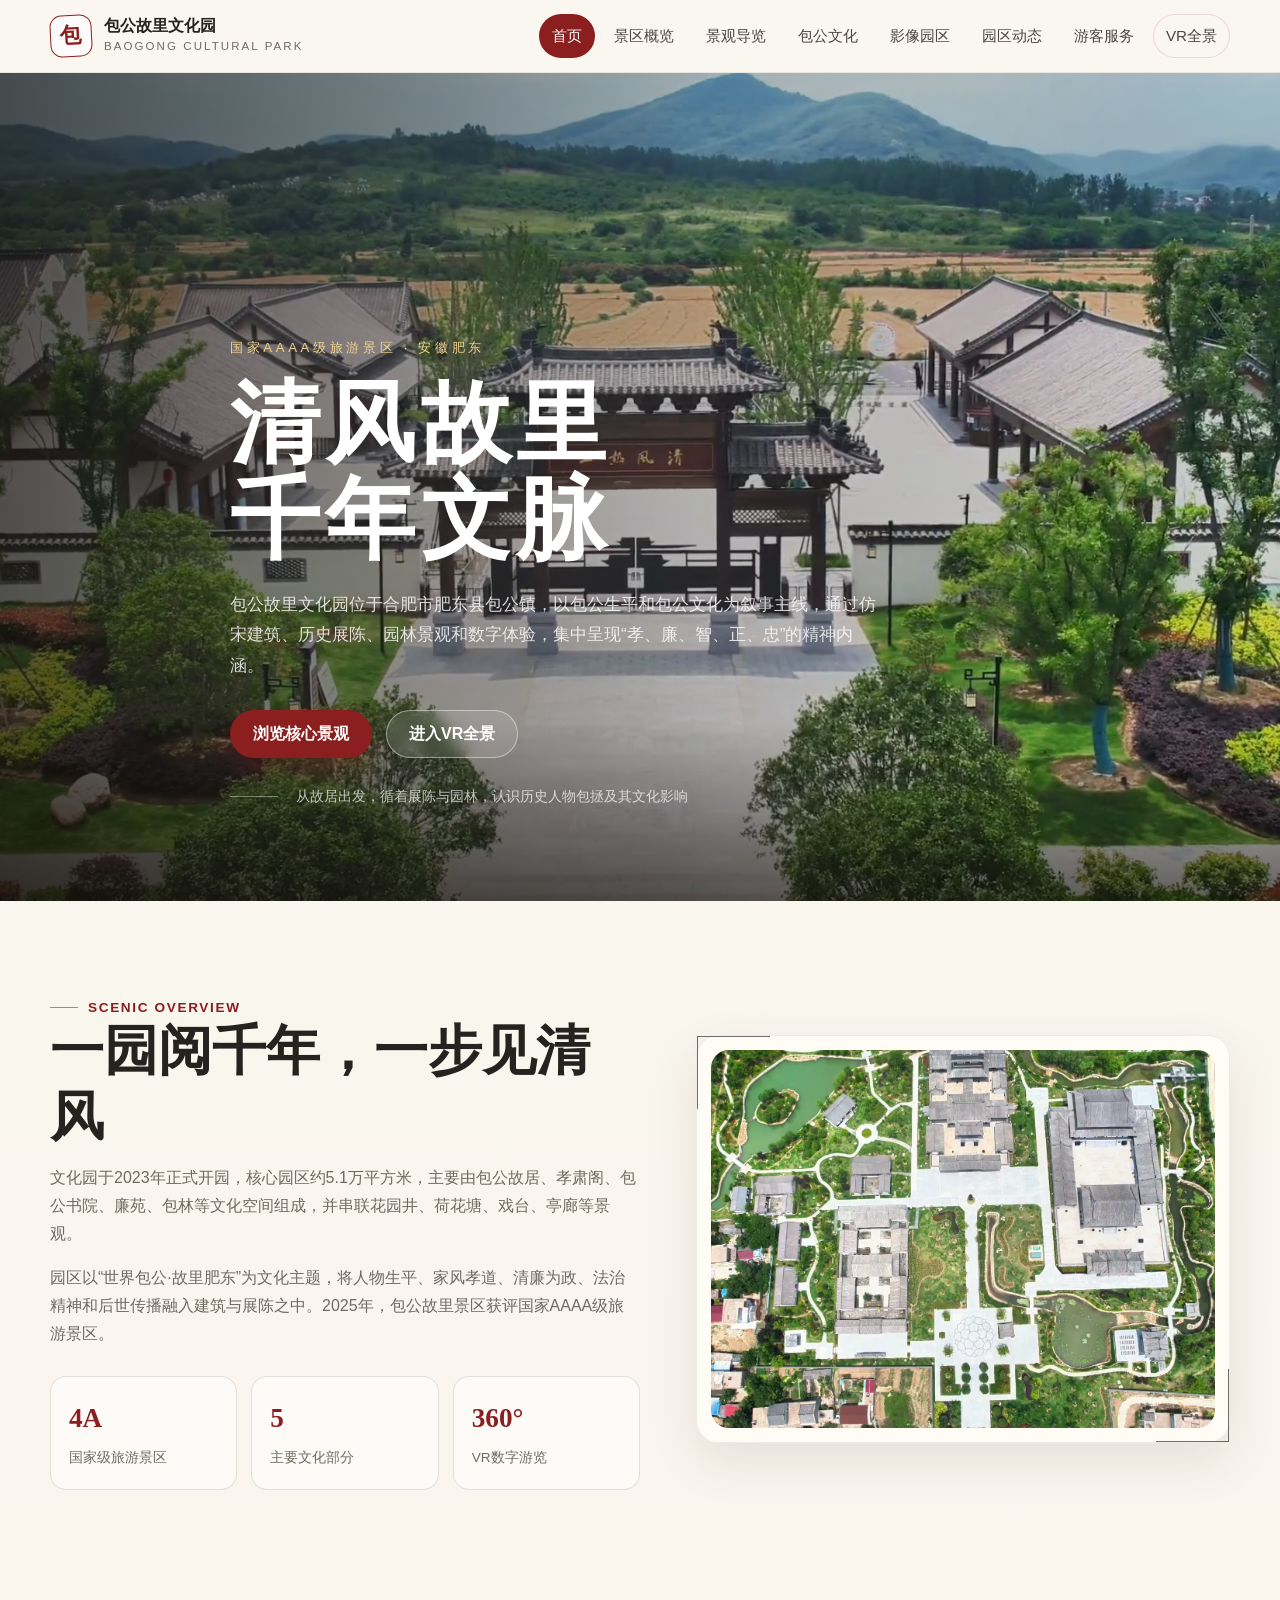
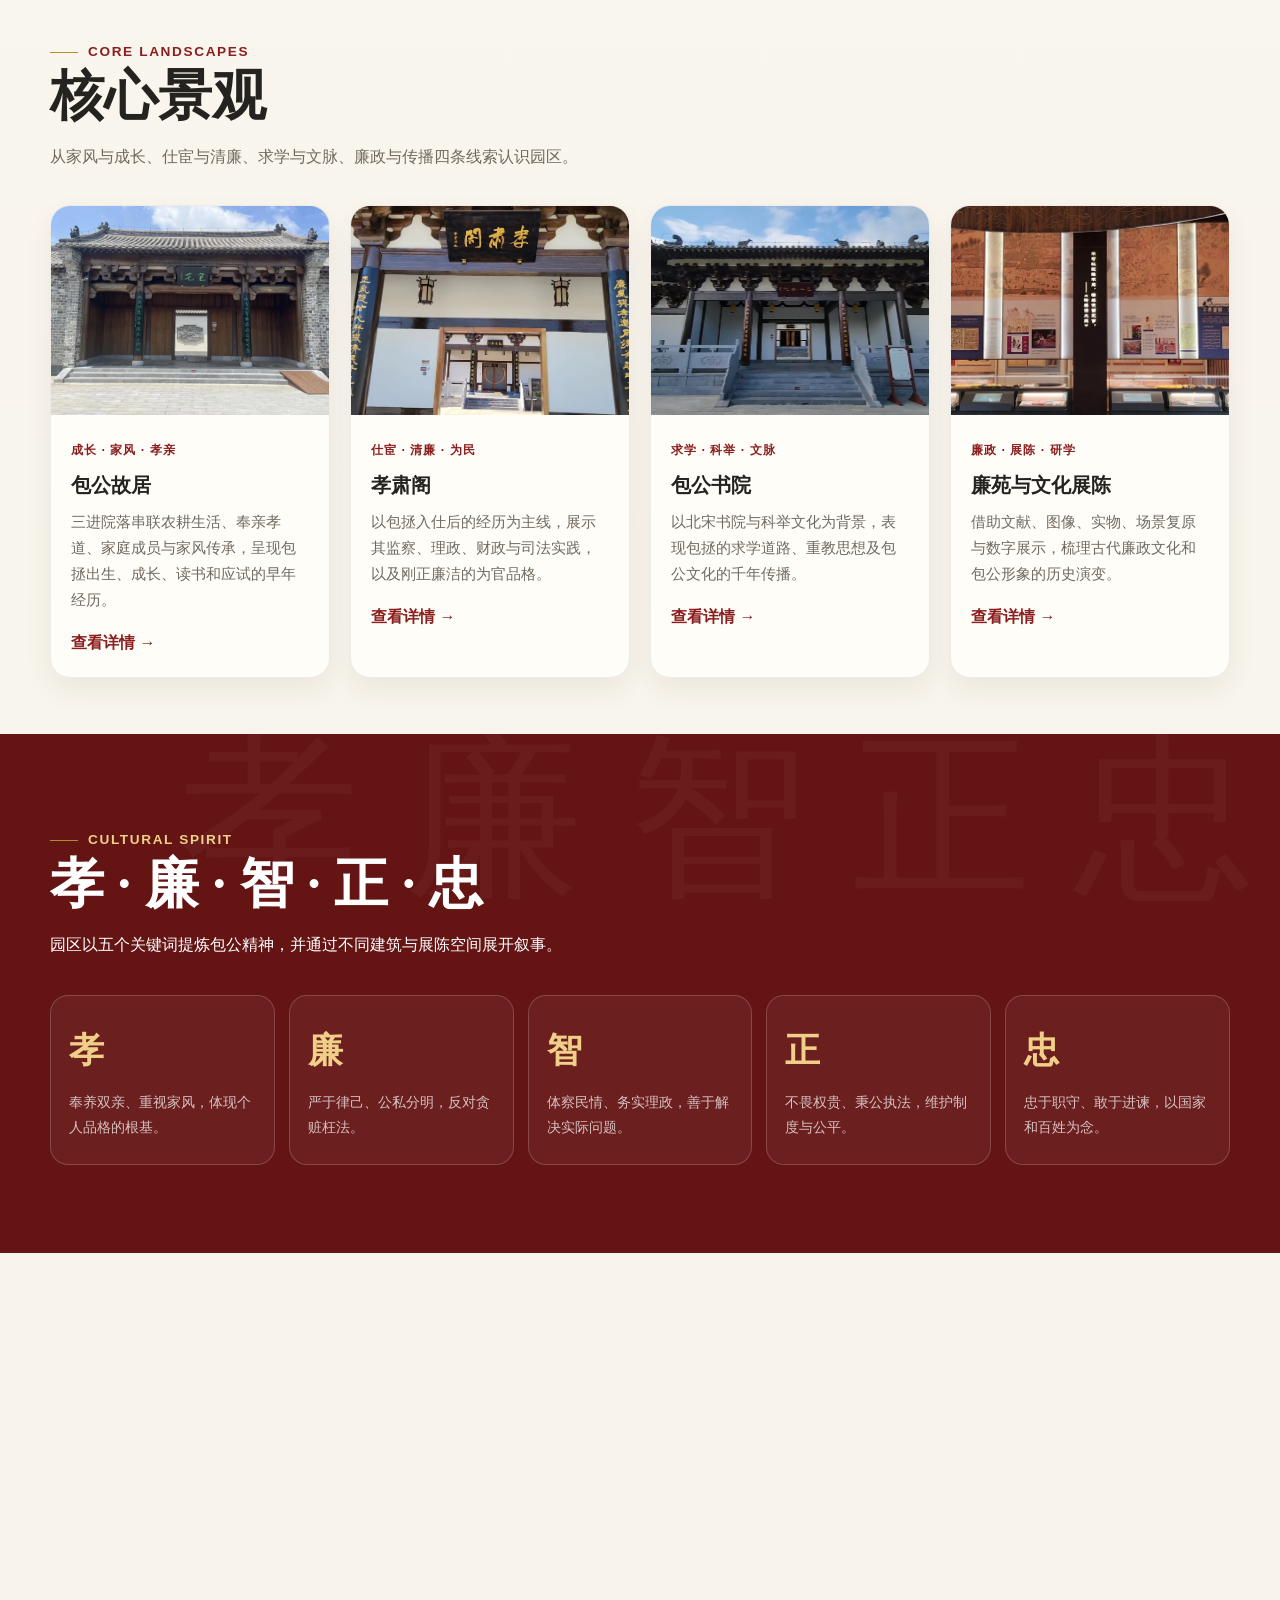
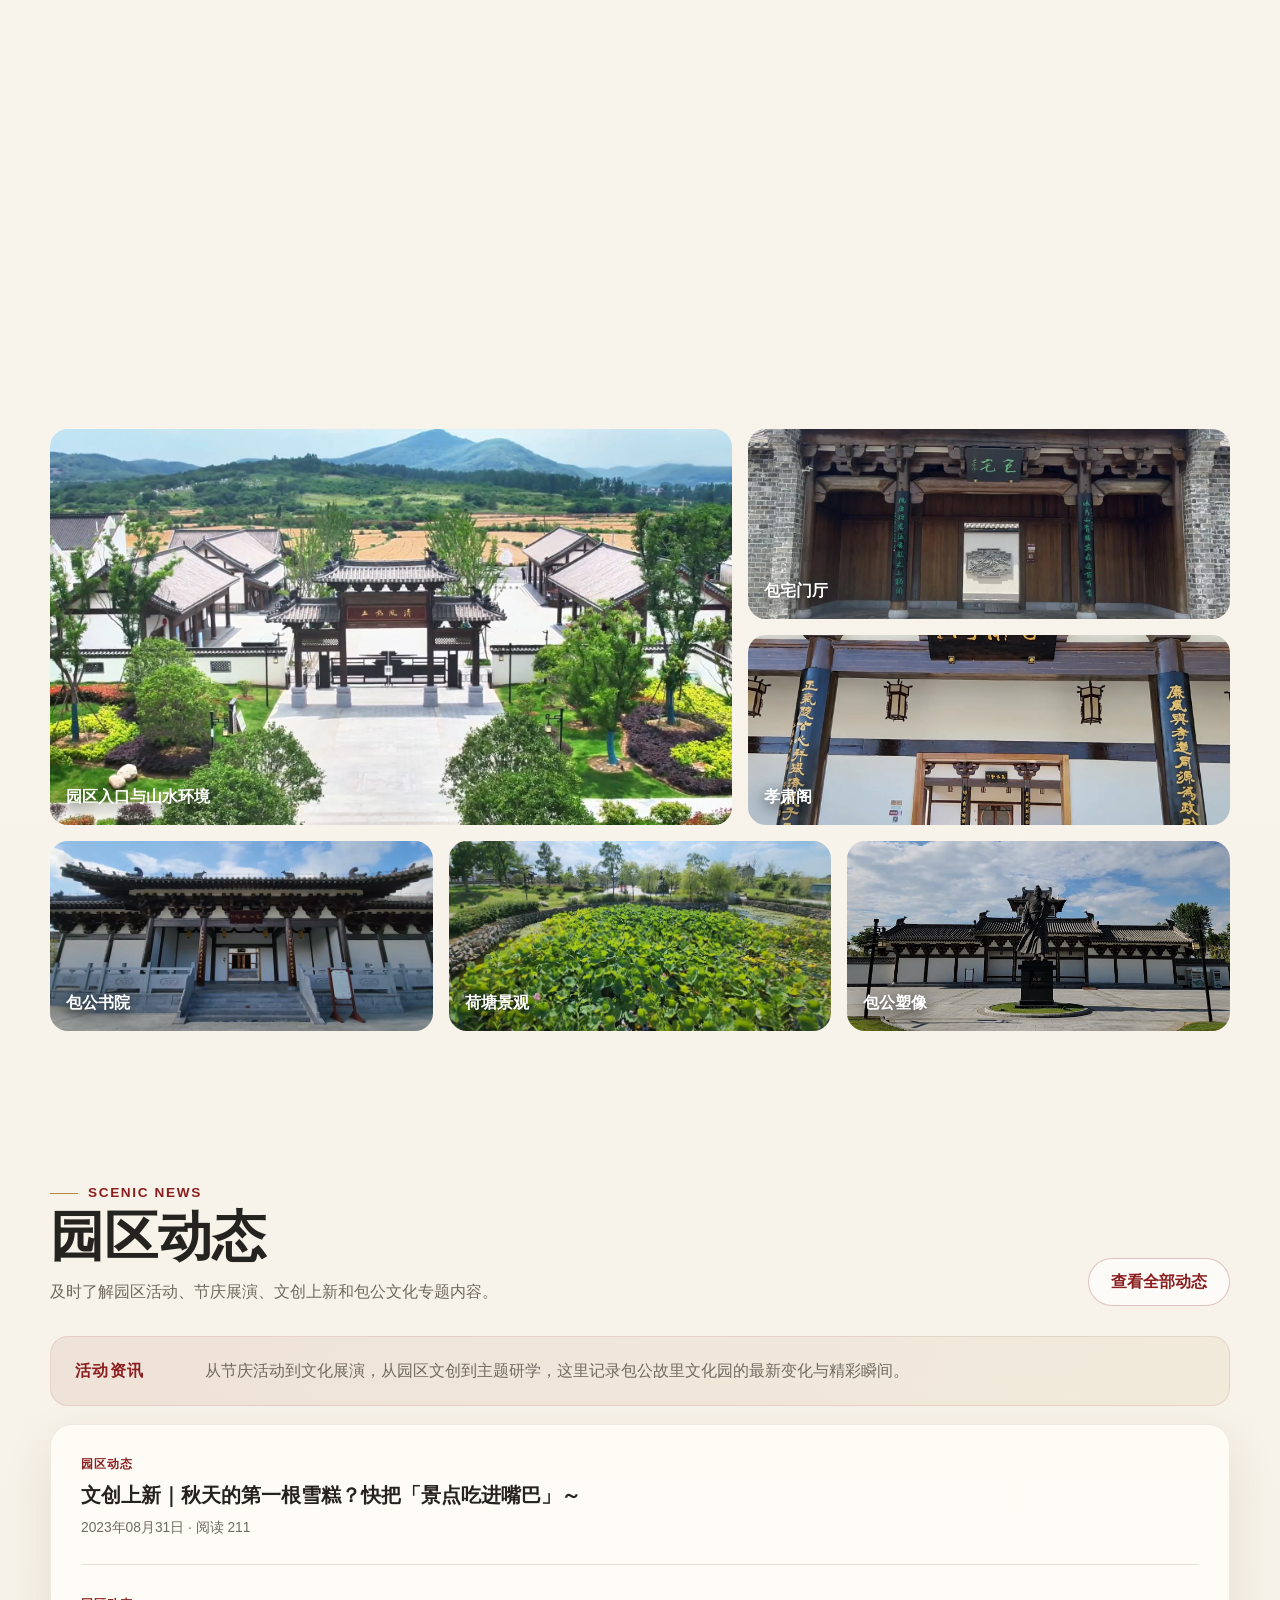
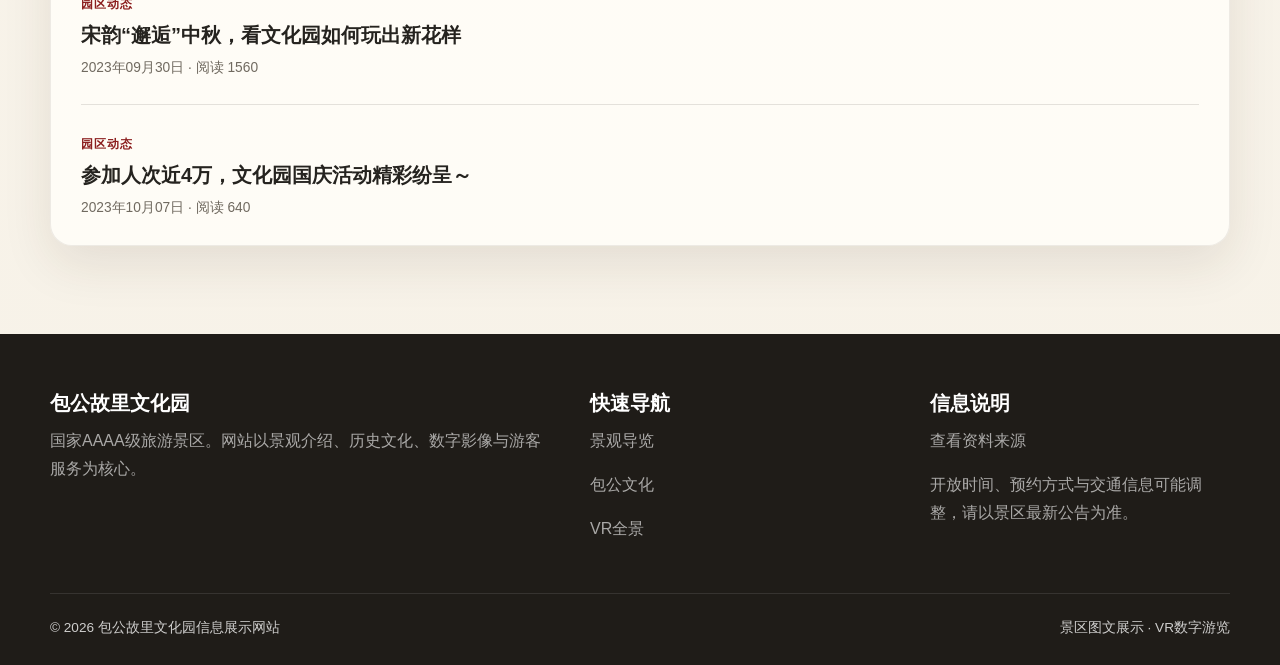
<file: index.html>
<!DOCTYPE html>

<html lang="zh-CN">
<head>
<meta charset="utf-8"/>
<meta content="width=device-width, initial-scale=1.0" name="viewport"/>
<meta content="包公故里文化园景区介绍、核心景观、包公文化与VR全景游览。" name="description"/>
<title>首页｜包公故里文化园</title>
<link href="assets/css/style.css" rel="stylesheet"/>
</head>
<body data-page="home">
<header class="site-header">
<div class="container nav-wrap">
<a class="brand" href="index.html">
<span class="brand-mark">包</span>
<span class="brand-text">
<strong>包公故里文化园</strong>
<span>BAOGONG CULTURAL PARK</span>
</span>
</a>
<button aria-label="打开导航" class="nav-toggle">
<span></span><span></span><span></span>
</button>
<nav aria-label="主导航" class="nav-links">
<a data-page="home" href="index.html">首页</a>
<a data-page="overview" href="overview.html">景区概览</a>
<a data-page="landscapes" href="landscapes.html">景观导览</a>
<a data-page="culture" href="culture.html">包公文化</a>
<a data-page="gallery" href="gallery.html">影像园区</a>
<a data-page="news" href="news.html">园区动态</a><a data-page="service" href="service.html">游客服务</a>
<a class="vr-nav-link" data-vr-link="" href="https://www.720yun.com/vr/73djO5hvvf3" rel="noopener noreferrer" target="_blank">VR全景</a>
</nav>
</div>
</header>
<main>
<section class="hero">
<div class="container hero-content">
<div class="hero-kicker">国家AAAA级旅游景区 · 安徽肥东</div>
<h1>清风故里<br/>千年文脉</h1>
<p>包公故里文化园位于合肥市肥东县包公镇，以包公生平和包公文化为叙事主线，通过仿宋建筑、历史展陈、园林景观和数字体验，集中呈现“孝、廉、智、正、忠”的精神内涵。</p>
<div class="hero-actions">
<a class="btn btn-primary" href="landscapes.html">浏览核心景观</a>
<a class="btn btn-light" data-vr-link="" href="https://www.720yun.com/vr/73djO5hvvf3" rel="noopener noreferrer" target="_blank">进入VR全景</a>
</div>
<div class="hero-note"><i></i><span>从故居出发，循着展陈与园林，认识历史人物包拯及其文化影响</span></div>
</div>
</section>
<section class="section">
<div class="container intro-grid">
<div class="reveal">
<span class="eyebrow">SCENIC OVERVIEW</span>
<h2>一园阅千年，一步见清风</h2>
<p>文化园于2023年正式开园，核心园区约5.1万平方米，主要由包公故居、孝肃阁、包公书院、廉苑、包林等文化空间组成，并串联花园井、荷花塘、戏台、亭廊等景观。</p>
<p>园区以“世界包公·故里肥东”为文化主题，将人物生平、家风孝道、清廉为政、法治精神和后世传播融入建筑与展陈之中。2025年，包公故里景区获评国家AAAA级旅游景区。</p>
<div class="stats">
<div class="stat"><strong>4A</strong><span>国家级旅游景区</span></div>
<div class="stat"><strong>5</strong><span>主要文化部分</span></div>
<div class="stat"><strong>360°</strong><span>VR数字游览</span></div>
</div>
</div>
<div class="paper-card image-frame reveal">
<img alt="包公故里文化园航拍全景" loading="lazy" src="assets/images/aerial-overview.webp"/>
</div>
</div>
</section>
<section class="section-tight">
<div class="container">
<div class="section-heading reveal">
<span class="eyebrow">CORE LANDSCAPES</span>
<h2>核心景观</h2>
<p>从家风与成长、仕宦与清廉、求学与文脉、廉政与传播四条线索认识园区。</p>
</div>
<div class="card-grid">
<article class="scenic-card reveal">
<img alt="包公故居门厅" loading="lazy" src="assets/images/residence-gate.webp"/>
<div class="scenic-card-body">
<span class="tag">成长 · 家风 · 孝亲</span>
<h3>包公故居</h3>
<p>三进院落串联农耕生活、奉亲孝道、家庭成员与家风传承，呈现包拯出生、成长、读书和应试的早年经历。</p>
<a class="text-link" href="residence.html">查看详情 →</a>
</div>
</article>
<article class="scenic-card reveal">
<img alt="孝肃阁" loading="lazy" src="assets/images/xiaosu-pavilion.webp"/>
<div class="scenic-card-body">
<span class="tag">仕宦 · 清廉 · 为民</span>
<h3>孝肃阁</h3>
<p>以包拯入仕后的经历为主线，展示其监察、理政、财政与司法实践，以及刚正廉洁的为官品格。</p>
<a class="text-link" href="xiaosu.html">查看详情 →</a>
</div>
</article>
<article class="scenic-card reveal">
<img alt="包公书院" loading="lazy" src="assets/images/academy-main.webp"/>
<div class="scenic-card-body">
<span class="tag">求学 · 科举 · 文脉</span>
<h3>包公书院</h3>
<p>以北宋书院与科举文化为背景，表现包拯的求学道路、重教思想及包公文化的千年传播。</p>
<a class="text-link" href="academy.html">查看详情 →</a>
</div>
</article>
<article class="scenic-card reveal">
<img alt="廉苑文化展陈" loading="lazy" src="assets/images/exhibit-07.webp"/>
<div class="scenic-card-body">
<span class="tag">廉政 · 展陈 · 研学</span>
<h3>廉苑与文化展陈</h3>
<p>借助文献、图像、实物、场景复原与数字展示，梳理古代廉政文化和包公形象的历史演变。</p>
<a class="text-link" href="exhibition.html">查看详情 →</a>
</div>
</article>
</div>
</div>
</section>
<section class="section theme-strip">
<div class="container">
<div class="section-heading reveal">
<span class="eyebrow" style="color:#f0cf89">CULTURAL SPIRIT</span>
<h2>孝 · 廉 · 智 · 正 · 忠</h2>
<p>园区以五个关键词提炼包公精神，并通过不同建筑与展陈空间展开叙事。</p>
</div>
<div class="theme-grid">
<div class="theme-item reveal"><strong>孝</strong><p>奉养双亲、重视家风，体现个人品格的根基。</p></div>
<div class="theme-item reveal"><strong>廉</strong><p>严于律己、公私分明，反对贪赃枉法。</p></div>
<div class="theme-item reveal"><strong>智</strong><p>体察民情、务实理政，善于解决实际问题。</p></div>
<div class="theme-item reveal"><strong>正</strong><p>不畏权贵、秉公执法，维护制度与公平。</p></div>
<div class="theme-item reveal"><strong>忠</strong><p>忠于职守、敢于进谏，以国家和百姓为念。</p></div>
</div>
</div>
</section>
<section class="section">
<div class="container paper-card vr-banner reveal">
<div>
<span class="eyebrow">VIRTUAL TOUR</span>
<h2>云游包公故里</h2>
<p>无需安装应用，点击即可进入720云全景，在电脑或手机上浏览园区建筑、庭院与展陈空间。</p>
<a class="btn btn-primary" data-vr-link="" href="https://www.720yun.com/vr/73djO5hvvf3" rel="noopener noreferrer" target="_blank">打开VR全景</a>
</div>
<div class="vr-visual">
<img alt="包公故里文化园VR全景入口" loading="lazy" src="assets/images/aerial-02.webp"/>
</div>
</div>
</section>
<section class="section-tight">
<div class="container">
<div class="section-heading reveal">
<span class="eyebrow">SELECTED IMAGES</span>
<h2>影像园区</h2>
<p>航拍、建筑、展陈与园林共同构成园区的视觉叙事。</p>
</div>
<div class="gallery-grid">
<div class="gallery-item reveal"><img alt="园区入口与山水环境" loading="lazy" src="assets/images/hero-aerial.webp"/><span>园区入口与山水环境</span></div>
<div class="gallery-item reveal"><img alt="包宅门厅" loading="lazy" src="assets/images/residence-gate.webp"/><span>包宅门厅</span></div>
<div class="gallery-item reveal"><img alt="孝肃阁" loading="lazy" src="assets/images/xiaosu-pavilion.webp"/><span>孝肃阁</span></div>
<div class="gallery-item reveal"><img alt="包公书院" loading="lazy" src="assets/images/academy-main.webp"/><span>包公书院</span></div>
<div class="gallery-item reveal"><img alt="荷塘景观" loading="lazy" src="assets/images/garden-lotus.webp"/><span>荷塘景观</span></div>
<div class="gallery-item reveal"><img alt="包公塑像" loading="lazy" src="assets/images/baogong-statue.webp"/><span>包公塑像</span></div>
</div>
</div>
</section>
<section class="section home-news-section">
<div class="container">
<div class="home-news-heading reveal">
<div>
<span class="eyebrow">SCENIC NEWS</span>
<h2>园区动态</h2>
<p>及时了解园区活动、节庆展演、文创上新和包公文化专题内容。</p>
</div>
<a class="btn btn-outline" href="news.html">查看全部动态</a>
</div>
<div class="home-news-summary reveal">
<span>活动资讯</span>
<p>从节庆活动到文化展演，从园区文创到主题研学，这里记录包公故里文化园的最新变化与精彩瞬间。</p>
</div><div class="paper-card home-news-list reveal">
<a class="home-news-row" href="https://mp.weixin.qq.com/s/okZEr87lwQ4SHcfX8BeUWw" rel="noopener noreferrer" target="_blank">
<div>
<span>园区动态</span>
<h3>文创上新｜秋天的第一根雪糕？快把「景点吃进嘴巴」～</h3>
<p>2023年08月31日 · 阅读 211</p>
</div>
</a>
<a class="home-news-row" href="https://mp.weixin.qq.com/s/zfviUBxOgEN_kgn8tksNTQ" rel="noopener noreferrer" target="_blank">
<div>
<span>园区动态</span>
<h3>宋韵“邂逅”中秋，看文化园如何玩出新花样</h3>
<p>2023年09月30日 · 阅读 1560</p>
</div>
</a>
<a class="home-news-row" href="https://mp.weixin.qq.com/s/UfyZ7rv1699QgIZIJPVLEg" rel="noopener noreferrer" target="_blank">
<div>
<span>园区动态</span>
<h3>参加人次近4万，文化园国庆活动精彩纷呈～</h3>
<p>2023年10月07日 · 阅读 640</p>
</div>
</a>
</div>
</div>
</section></main>
<footer class="footer">
<div class="container">
<div class="footer-grid">
<div>
<h3>包公故里文化园</h3>
<p>国家AAAA级旅游景区。网站以景观介绍、历史文化、数字影像与游客服务为核心。</p>
</div>
<div>
<h3>快速导航</h3>
<p><a href="landscapes.html">景观导览</a></p>
<p><a href="culture.html">包公文化</a></p>
<p><a href="https://www.720yun.com/vr/73djO5hvvf3" rel="noopener noreferrer" target="_blank">VR全景</a></p>
</div>
<div>
<h3>信息说明</h3>
<p><a href="sources.html">查看资料来源</a></p>
<p>开放时间、预约方式与交通信息可能调整，请以景区最新公告为准。</p>
</div>
</div>
<div class="footer-bottom">
<span>© 2026 包公故里文化园信息展示网站</span>
<span>景区图文展示 · VR数字游览</span>
</div>
</div>
</footer>
<div class="toast" role="status"></div>
<script src="assets/js/main.js"></script>
</body>
</html>
</file>
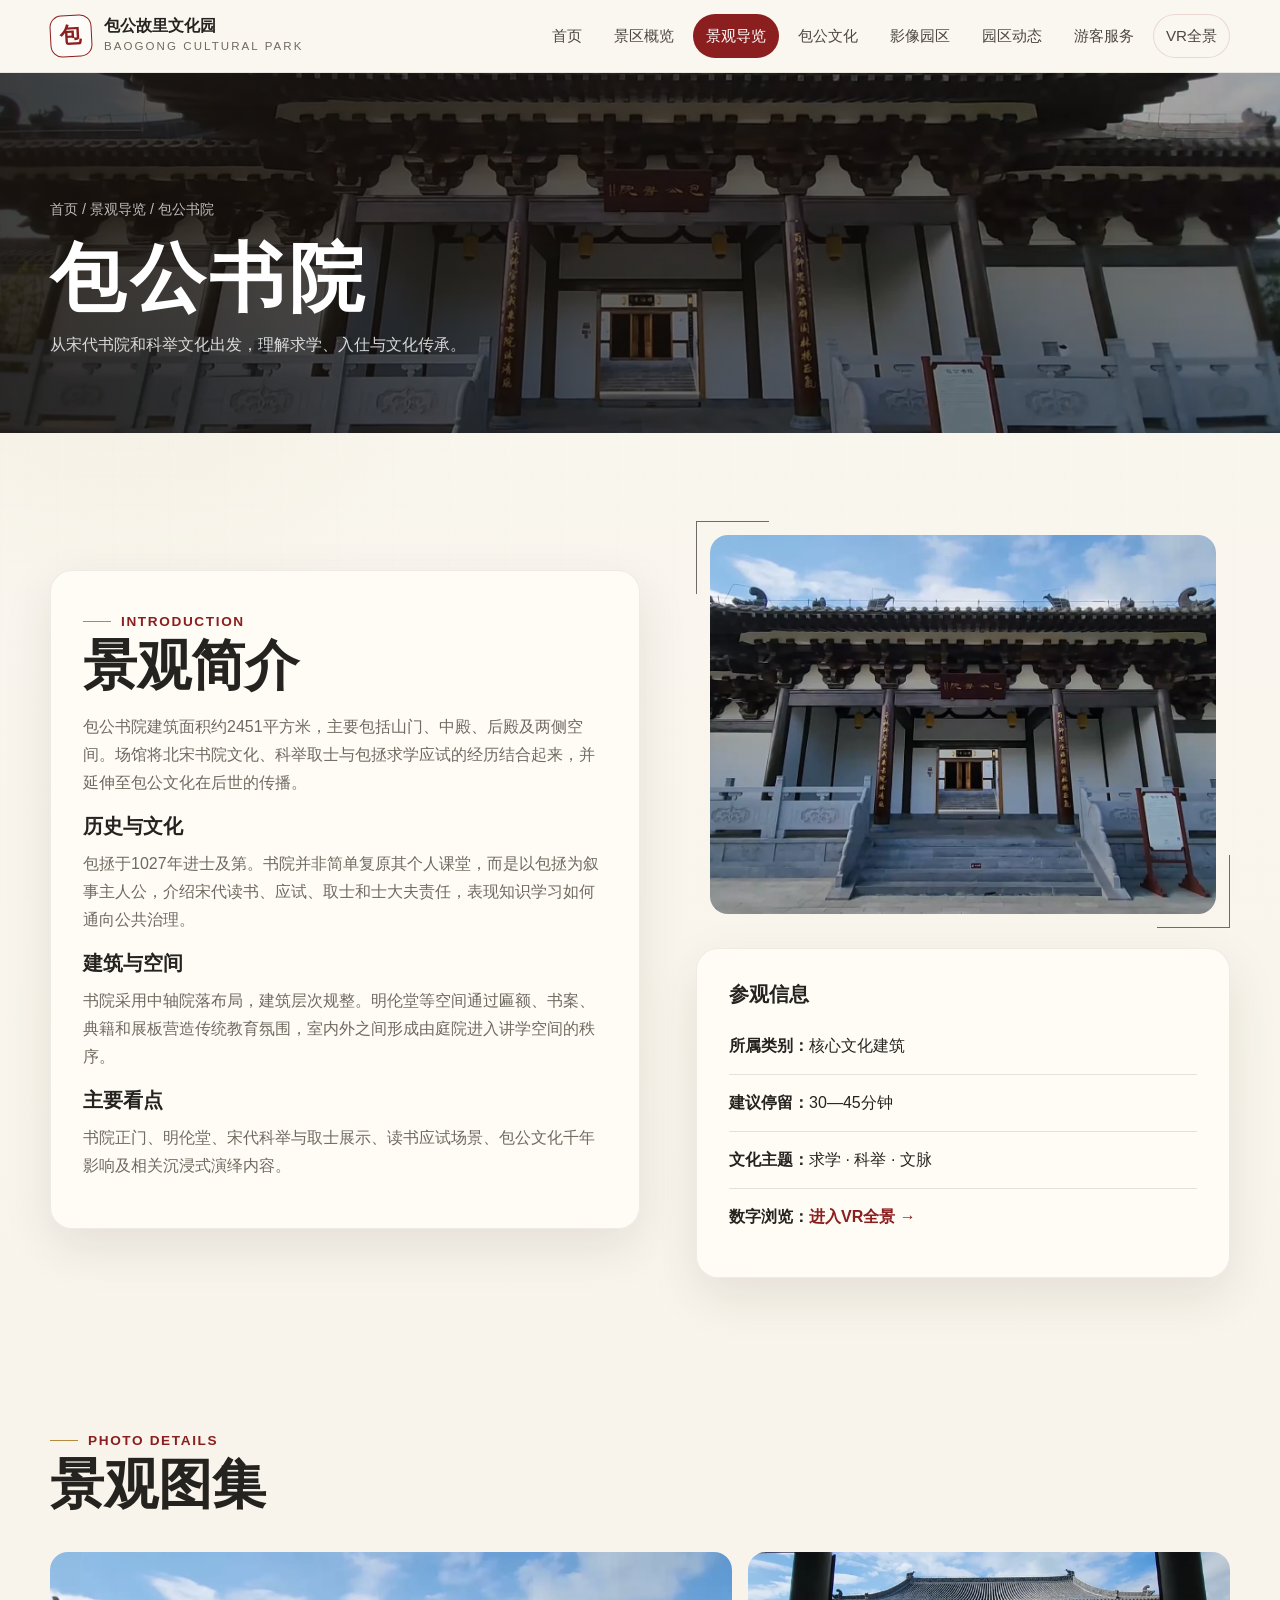
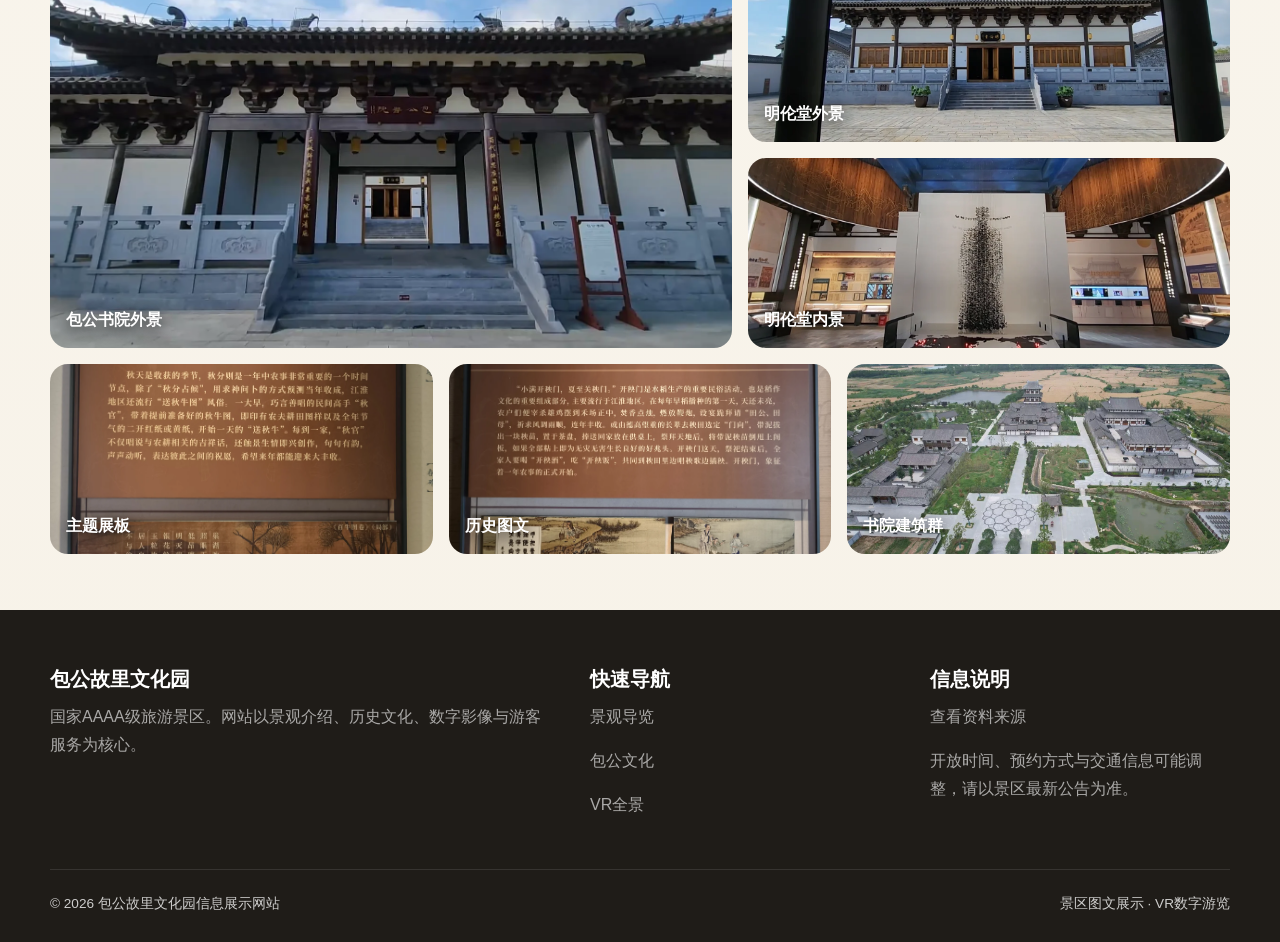
<file: academy.html>
<!DOCTYPE html>

<html lang="zh-CN">
<head>
<meta charset="utf-8"/>
<meta content="width=device-width, initial-scale=1.0" name="viewport"/>
<meta content="包公书院、宋代书院科举文化与包公求学经历。" name="description"/>
<title>包公书院｜包公故里文化园</title>
<link href="assets/css/style.css" rel="stylesheet"/>
</head>
<body data-page="landscapes">
<header class="site-header">
<div class="container nav-wrap">
<a class="brand" href="index.html">
<span class="brand-mark">包</span>
<span class="brand-text">
<strong>包公故里文化园</strong>
<span>BAOGONG CULTURAL PARK</span>
</span>
</a>
<button aria-label="打开导航" class="nav-toggle">
<span></span><span></span><span></span>
</button>
<nav aria-label="主导航" class="nav-links">
<a data-page="home" href="index.html">首页</a>
<a data-page="overview" href="overview.html">景区概览</a>
<a data-page="landscapes" href="landscapes.html">景观导览</a>
<a data-page="culture" href="culture.html">包公文化</a>
<a data-page="gallery" href="gallery.html">影像园区</a>
<a data-page="news" href="news.html">园区动态</a><a data-page="service" href="service.html">游客服务</a>
<a class="vr-nav-link" data-vr-link="" href="https://www.720yun.com/vr/73djO5hvvf3" rel="noopener noreferrer" target="_blank">VR全景</a>
</nav>
</div>
</header>
<main>
<section class="page-hero" style="background-image:linear-gradient(90deg, rgba(24,17,11,.78), rgba(24,17,11,.24)),url('assets/images/academy-main.webp')">
<div class="container">
<div class="breadcrumb">首页 / 景观导览 / 包公书院</div>
<h1>包公书院</h1>
<p>从宋代书院和科举文化出发，理解求学、入仕与文化传承。</p>
</div>
</section>
<section class="section">
<div class="container split-grid">
<article class="paper-card content-card reveal">
<span class="eyebrow">INTRODUCTION</span>
<h2>景观简介</h2>
<p>包公书院建筑面积约2451平方米，主要包括山门、中殿、后殿及两侧空间。场馆将北宋书院文化、科举取士与包拯求学应试的经历结合起来，并延伸至包公文化在后世的传播。</p>
<h3>历史与文化</h3>
<p>包拯于1027年进士及第。书院并非简单复原其个人课堂，而是以包拯为叙事主人公，介绍宋代读书、应试、取士和士大夫责任，表现知识学习如何通向公共治理。</p>
<h3>建筑与空间</h3>
<p>书院采用中轴院落布局，建筑层次规整。明伦堂等空间通过匾额、书案、典籍和展板营造传统教育氛围，室内外之间形成由庭院进入讲学空间的秩序。</p>
<h3>主要看点</h3>
<p>书院正门、明伦堂、宋代科举与取士展示、读书应试场景、包公文化千年影响及相关沉浸式演绎内容。</p>
</article>
<div>
<div class="image-frame reveal"><img alt="包公书院" loading="lazy" src="assets/images/academy-main.webp"/></div>
<div class="paper-card content-card reveal" style="margin-top:20px">
<h3>参观信息</h3>
<ul class="list-clean">
<li><strong>所属类别：</strong>核心文化建筑</li>
<li><strong>建议停留：</strong>30—45分钟</li>
<li><strong>文化主题：</strong>求学 · 科举 · 文脉</li>
<li><strong>数字浏览：</strong><a class="text-link" href="https://www.720yun.com/vr/73djO5hvvf3" rel="noopener noreferrer" target="_blank">进入VR全景 →</a></li>
</ul>
</div>
</div>
</div>
</section>
<section class="section-tight">
<div class="container">
<div class="section-heading reveal">
<span class="eyebrow">PHOTO DETAILS</span>
<h2>景观图集</h2>
</div>
<div class="gallery-grid"><div class="gallery-item reveal"><img alt="包公书院外景" loading="lazy" src="assets/images/academy-main.webp"/><span>包公书院外景</span></div>
<div class="gallery-item reveal"><img alt="明伦堂外景" loading="lazy" src="assets/images/academy-minglun-exterior.webp"/><span>明伦堂外景</span></div>
<div class="gallery-item reveal"><img alt="明伦堂内景" loading="lazy" src="assets/images/minglun-interior.webp"/><span>明伦堂内景</span></div>
<div class="gallery-item reveal"><img alt="主题展板" loading="lazy" src="assets/images/exhibit-02.webp"/><span>主题展板</span></div>
<div class="gallery-item reveal"><img alt="历史图文" loading="lazy" src="assets/images/exhibit-03.webp"/><span>历史图文</span></div>
<div class="gallery-item reveal"><img alt="书院建筑群" loading="lazy" src="assets/images/aerial-01.webp"/><span>书院建筑群</span></div></div>
</div>
</section>
</main>
<footer class="footer">
<div class="container">
<div class="footer-grid">
<div>
<h3>包公故里文化园</h3>
<p>国家AAAA级旅游景区。网站以景观介绍、历史文化、数字影像与游客服务为核心。</p>
</div>
<div>
<h3>快速导航</h3>
<p><a href="landscapes.html">景观导览</a></p>
<p><a href="culture.html">包公文化</a></p>
<p><a href="https://www.720yun.com/vr/73djO5hvvf3" rel="noopener noreferrer" target="_blank">VR全景</a></p>
</div>
<div>
<h3>信息说明</h3>
<p><a href="sources.html">查看资料来源</a></p>
<p>开放时间、预约方式与交通信息可能调整，请以景区最新公告为准。</p>
</div>
</div>
<div class="footer-bottom">
<span>© 2026 包公故里文化园信息展示网站</span>
<span>景区图文展示 · VR数字游览</span>
</div>
</div>
</footer>
<div class="toast" role="status"></div>
<script src="assets/js/main.js"></script>
</body>
</html>
</file>
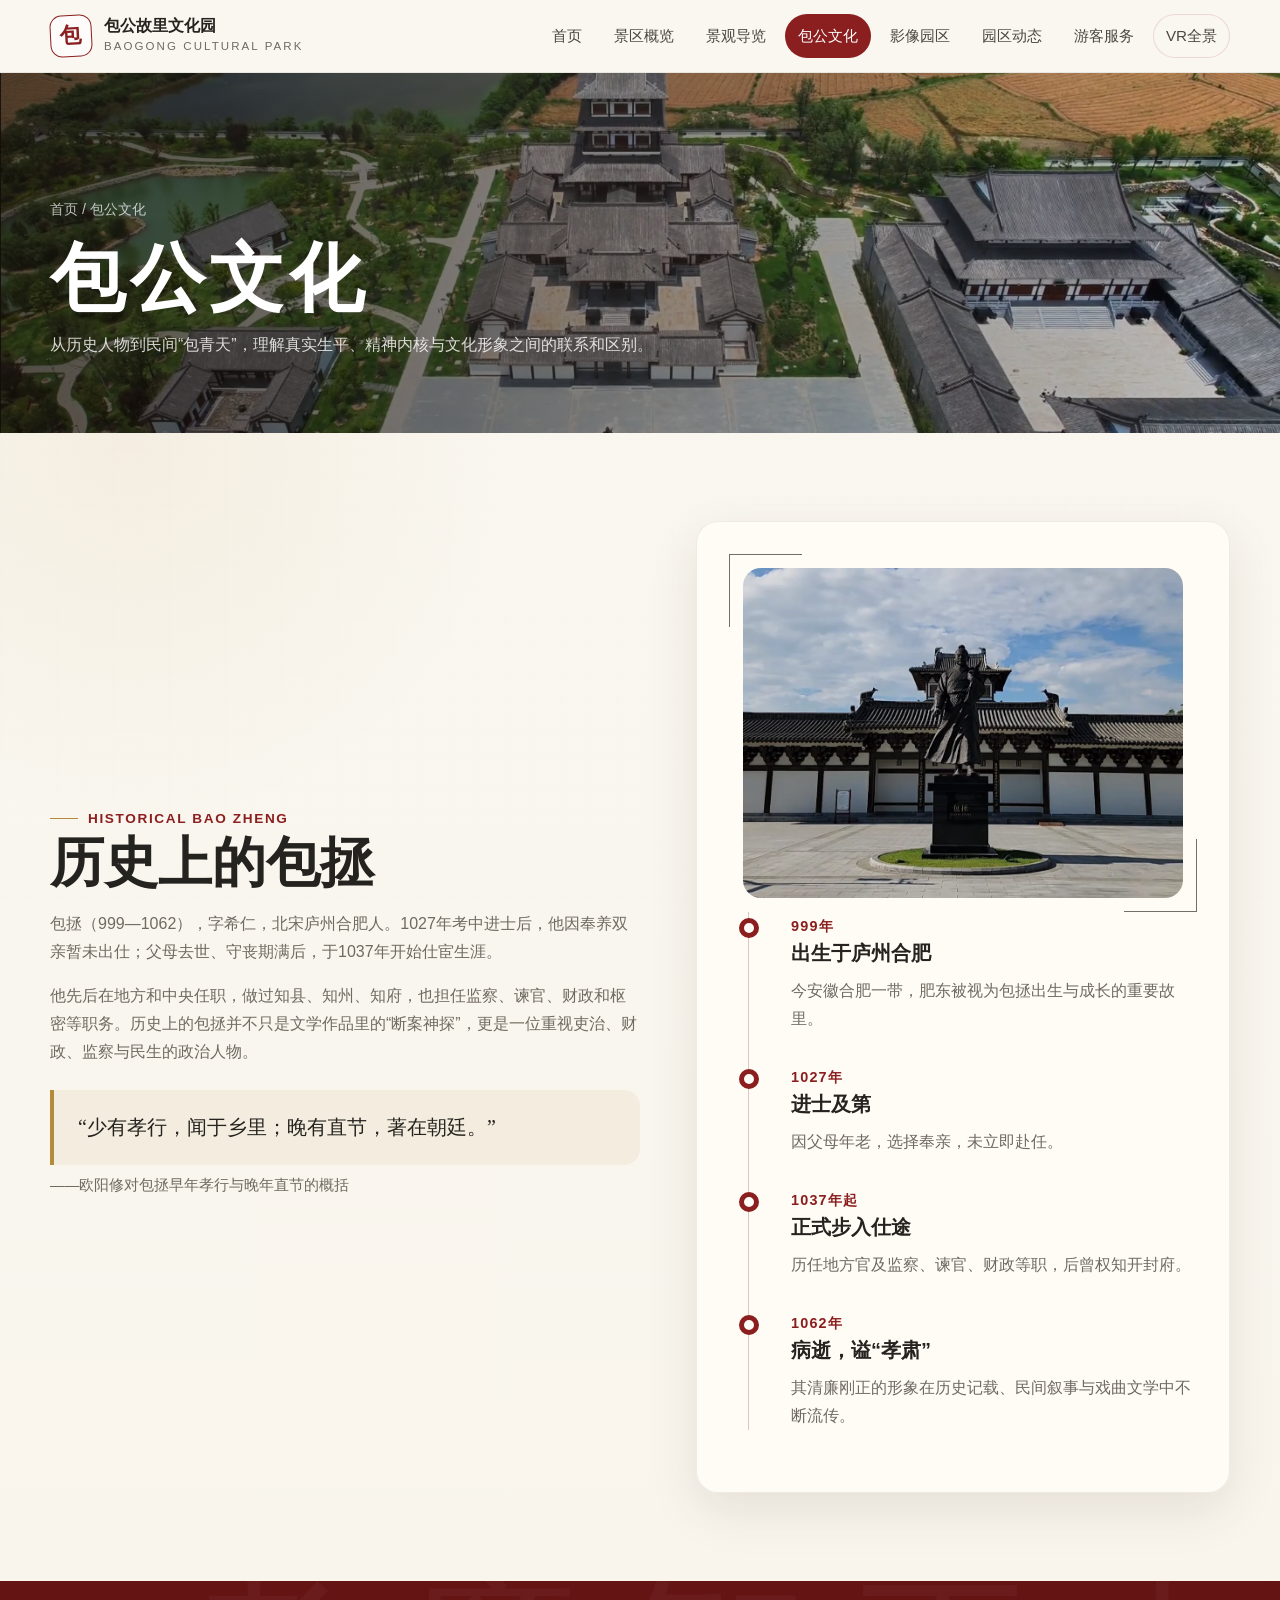
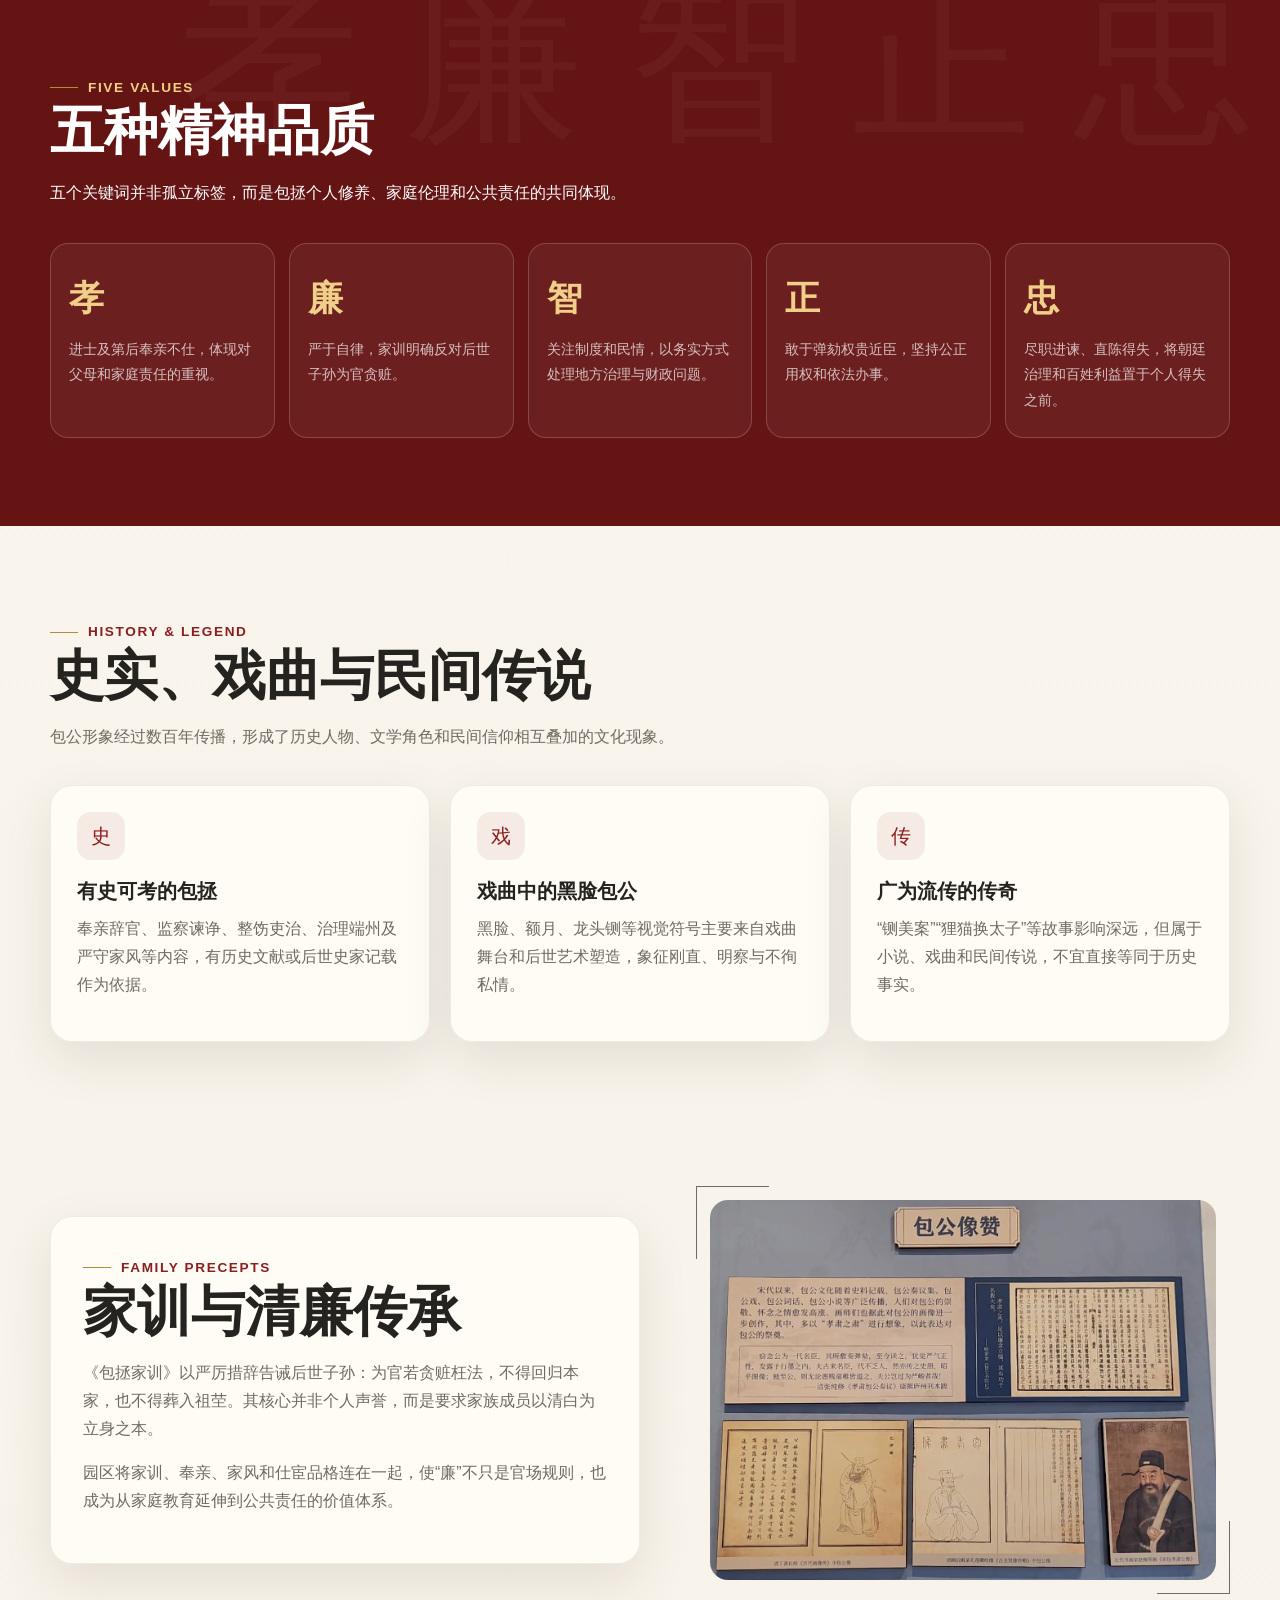
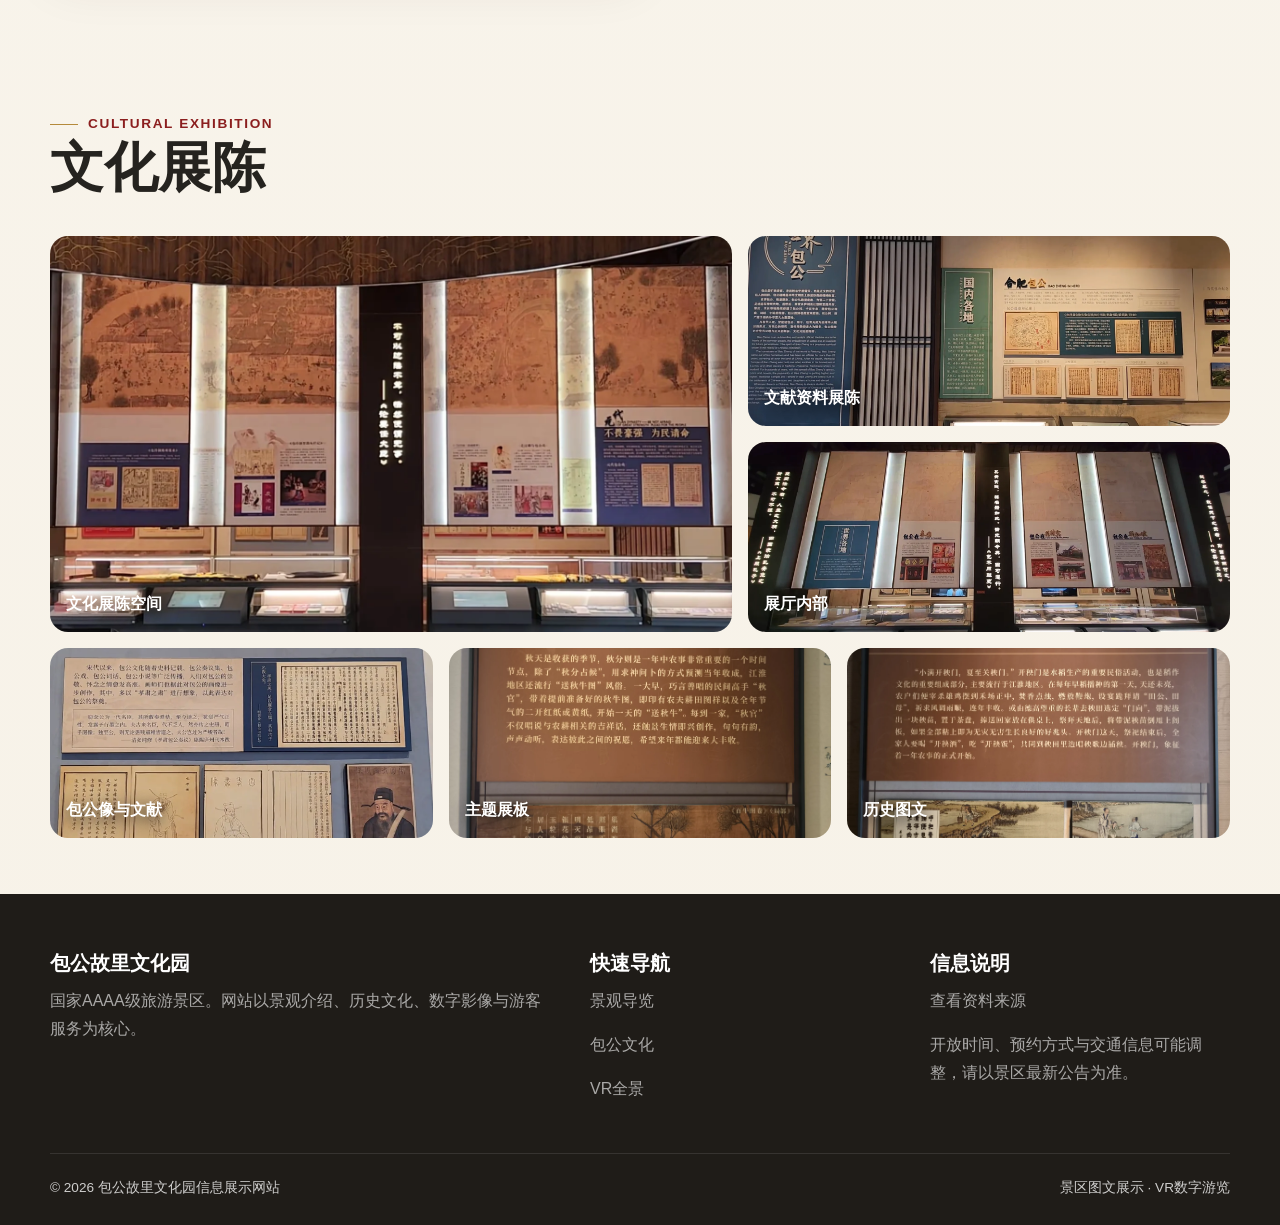
<file: culture.html>
<!DOCTYPE html>

<html lang="zh-CN">
<head>
<meta charset="utf-8"/>
<meta content="width=device-width, initial-scale=1.0" name="viewport"/>
<meta content="包拯生平、孝廉智正忠精神、家训以及历史与传说辨析。" name="description"/>
<title>包公文化｜包公故里文化园</title>
<link href="assets/css/style.css" rel="stylesheet"/>
</head>
<body data-page="culture">
<header class="site-header">
<div class="container nav-wrap">
<a class="brand" href="index.html">
<span class="brand-mark">包</span>
<span class="brand-text">
<strong>包公故里文化园</strong>
<span>BAOGONG CULTURAL PARK</span>
</span>
</a>
<button aria-label="打开导航" class="nav-toggle">
<span></span><span></span><span></span>
</button>
<nav aria-label="主导航" class="nav-links">
<a data-page="home" href="index.html">首页</a>
<a data-page="overview" href="overview.html">景区概览</a>
<a data-page="landscapes" href="landscapes.html">景观导览</a>
<a data-page="culture" href="culture.html">包公文化</a>
<a data-page="gallery" href="gallery.html">影像园区</a>
<a data-page="news" href="news.html">园区动态</a><a data-page="service" href="service.html">游客服务</a>
<a class="vr-nav-link" data-vr-link="" href="https://www.720yun.com/vr/73djO5hvvf3" rel="noopener noreferrer" target="_blank">VR全景</a>
</nav>
</div>
</header>
<main>
<section class="page-hero">
<div class="container">
<div class="breadcrumb">首页 / 包公文化</div>
<h1>包公文化</h1>
<p>从历史人物到民间“包青天”，理解真实生平、精神内核与文化形象之间的联系和区别。</p>
</div>
</section>
<section class="section">
<div class="container split-grid">
<div class="reveal">
<span class="eyebrow">HISTORICAL BAO ZHENG</span>
<h2>历史上的包拯</h2>
<p>包拯（999—1062），字希仁，北宋庐州合肥人。1027年考中进士后，他因奉养双亲暂未出仕；父母去世、守丧期满后，于1037年开始仕宦生涯。</p>
<p>他先后在地方和中央任职，做过知县、知州、知府，也担任监察、谏官、财政和枢密等职务。历史上的包拯并不只是文学作品里的“断案神探”，更是一位重视吏治、财政、监察与民生的政治人物。</p>
<blockquote class="quote-block">“少有孝行，闻于乡里；晚有直节，著在朝廷。”</blockquote>
<p class="small muted">——欧阳修对包拯早年孝行与晚年直节的概括</p>
</div>
<div class="paper-card content-card reveal">
<div class="image-frame">
<img alt="包公塑像" loading="lazy" src="assets/images/baogong-statue.webp"/>
</div>
<div class="timeline">
<div class="timeline-item"><span class="timeline-dot"></span><strong>999年</strong><h3>出生于庐州合肥</h3><p>今安徽合肥一带，肥东被视为包拯出生与成长的重要故里。</p></div>
<div class="timeline-item"><span class="timeline-dot"></span><strong>1027年</strong><h3>进士及第</h3><p>因父母年老，选择奉亲，未立即赴任。</p></div>
<div class="timeline-item"><span class="timeline-dot"></span><strong>1037年起</strong><h3>正式步入仕途</h3><p>历任地方官及监察、谏官、财政等职，后曾权知开封府。</p></div>
<div class="timeline-item"><span class="timeline-dot"></span><strong>1062年</strong><h3>病逝，谥“孝肃”</h3><p>其清廉刚正的形象在历史记载、民间叙事与戏曲文学中不断流传。</p></div>
</div>
</div>
</div>
</section>
<section class="section theme-strip">
<div class="container">
<div class="section-heading reveal">
<span class="eyebrow" style="color:#f0cf89">FIVE VALUES</span>
<h2>五种精神品质</h2>
<p>五个关键词并非孤立标签，而是包拯个人修养、家庭伦理和公共责任的共同体现。</p>
</div>
<div class="theme-grid">
<div class="theme-item reveal"><strong>孝</strong><p>进士及第后奉亲不仕，体现对父母和家庭责任的重视。</p></div>
<div class="theme-item reveal"><strong>廉</strong><p>严于自律，家训明确反对后世子孙为官贪赃。</p></div>
<div class="theme-item reveal"><strong>智</strong><p>关注制度和民情，以务实方式处理地方治理与财政问题。</p></div>
<div class="theme-item reveal"><strong>正</strong><p>敢于弹劾权贵近臣，坚持公正用权和依法办事。</p></div>
<div class="theme-item reveal"><strong>忠</strong><p>尽职进谏、直陈得失，将朝廷治理和百姓利益置于个人得失之前。</p></div>
</div>
</div>
</section>
<section class="section">
<div class="container">
<div class="section-heading reveal">
<span class="eyebrow">HISTORY &amp; LEGEND</span>
<h2>史实、戏曲与民间传说</h2>
<p>包公形象经过数百年传播，形成了历史人物、文学角色和民间信仰相互叠加的文化现象。</p>
</div>
<div class="service-grid">
<article class="paper-card service-card reveal">
<div class="service-icon">史</div>
<h3>有史可考的包拯</h3>
<p>奉亲辞官、监察谏诤、整饬吏治、治理端州及严守家风等内容，有历史文献或后世史家记载作为依据。</p>
</article>
<article class="paper-card service-card reveal">
<div class="service-icon">戏</div>
<h3>戏曲中的黑脸包公</h3>
<p>黑脸、额月、龙头铡等视觉符号主要来自戏曲舞台和后世艺术塑造，象征刚直、明察与不徇私情。</p>
</article>
<article class="paper-card service-card reveal">
<div class="service-icon">传</div>
<h3>广为流传的传奇</h3>
<p>“铡美案”“狸猫换太子”等故事影响深远，但属于小说、戏曲和民间传说，不宜直接等同于历史事实。</p>
</article>
</div>
</div>
</section>
<section class="section-tight">
<div class="container split-grid">
<div class="paper-card content-card reveal">
<span class="eyebrow">FAMILY PRECEPTS</span>
<h2>家训与清廉传承</h2>
<p>《包拯家训》以严厉措辞告诫后世子孙：为官若贪赃枉法，不得回归本家，也不得葬入祖茔。其核心并非个人声誉，而是要求家族成员以清白为立身之本。</p>
<p>园区将家训、奉亲、家风和仕宦品格连在一起，使“廉”不只是官场规则，也成为从家庭教育延伸到公共责任的价值体系。</p>
</div>
<div class="image-frame reveal">
<img alt="包公历史文献与文化展陈" loading="lazy" src="assets/images/exhibit-09.webp"/>
</div>
</div>
</section>
<section class="section-tight">
<div class="container">
<div class="section-heading reveal">
<span class="eyebrow">CULTURAL EXHIBITION</span>
<h2>文化展陈</h2>
</div>
<div class="gallery-grid">
<div class="gallery-item reveal"><img alt="文化展陈空间" loading="lazy" src="assets/images/exhibit-07.webp"/><span>文化展陈空间</span></div>
<div class="gallery-item reveal"><img alt="文献资料展陈" loading="lazy" src="assets/images/exhibit-06.webp"/><span>文献资料展陈</span></div>
<div class="gallery-item reveal"><img alt="展厅内部" loading="lazy" src="assets/images/exhibit-08.webp"/><span>展厅内部</span></div>
<div class="gallery-item reveal"><img alt="包公像与文献" loading="lazy" src="assets/images/exhibit-09.webp"/><span>包公像与文献</span></div>
<div class="gallery-item reveal"><img alt="主题展板" loading="lazy" src="assets/images/exhibit-02.webp"/><span>主题展板</span></div>
<div class="gallery-item reveal"><img alt="历史图文" loading="lazy" src="assets/images/exhibit-03.webp"/><span>历史图文</span></div>
</div>
</div>
</section>
</main>
<footer class="footer">
<div class="container">
<div class="footer-grid">
<div>
<h3>包公故里文化园</h3>
<p>国家AAAA级旅游景区。网站以景观介绍、历史文化、数字影像与游客服务为核心。</p>
</div>
<div>
<h3>快速导航</h3>
<p><a href="landscapes.html">景观导览</a></p>
<p><a href="culture.html">包公文化</a></p>
<p><a href="https://www.720yun.com/vr/73djO5hvvf3" rel="noopener noreferrer" target="_blank">VR全景</a></p>
</div>
<div>
<h3>信息说明</h3>
<p><a href="sources.html">查看资料来源</a></p>
<p>开放时间、预约方式与交通信息可能调整，请以景区最新公告为准。</p>
</div>
</div>
<div class="footer-bottom">
<span>© 2026 包公故里文化园信息展示网站</span>
<span>景区图文展示 · VR数字游览</span>
</div>
</div>
</footer>
<div class="toast" role="status"></div>
<script src="assets/js/main.js"></script>
</body>
</html>
</file>
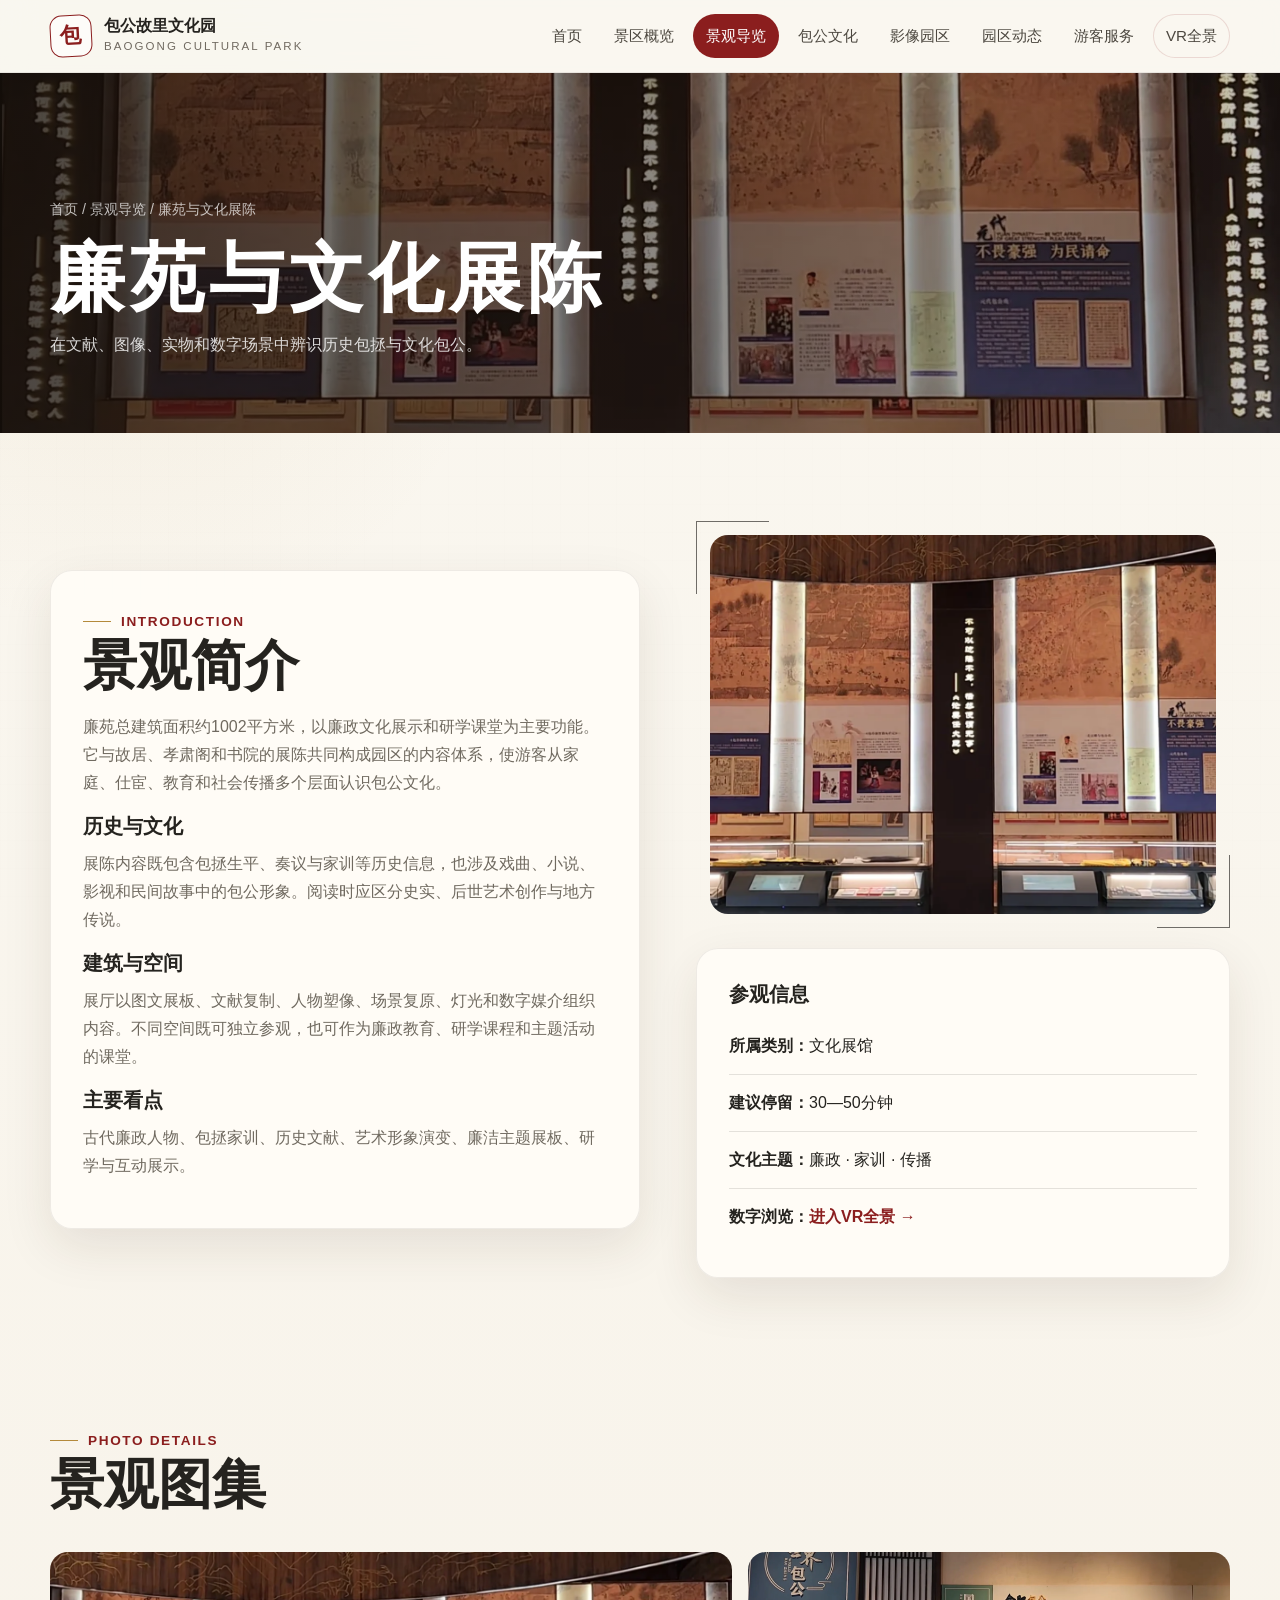
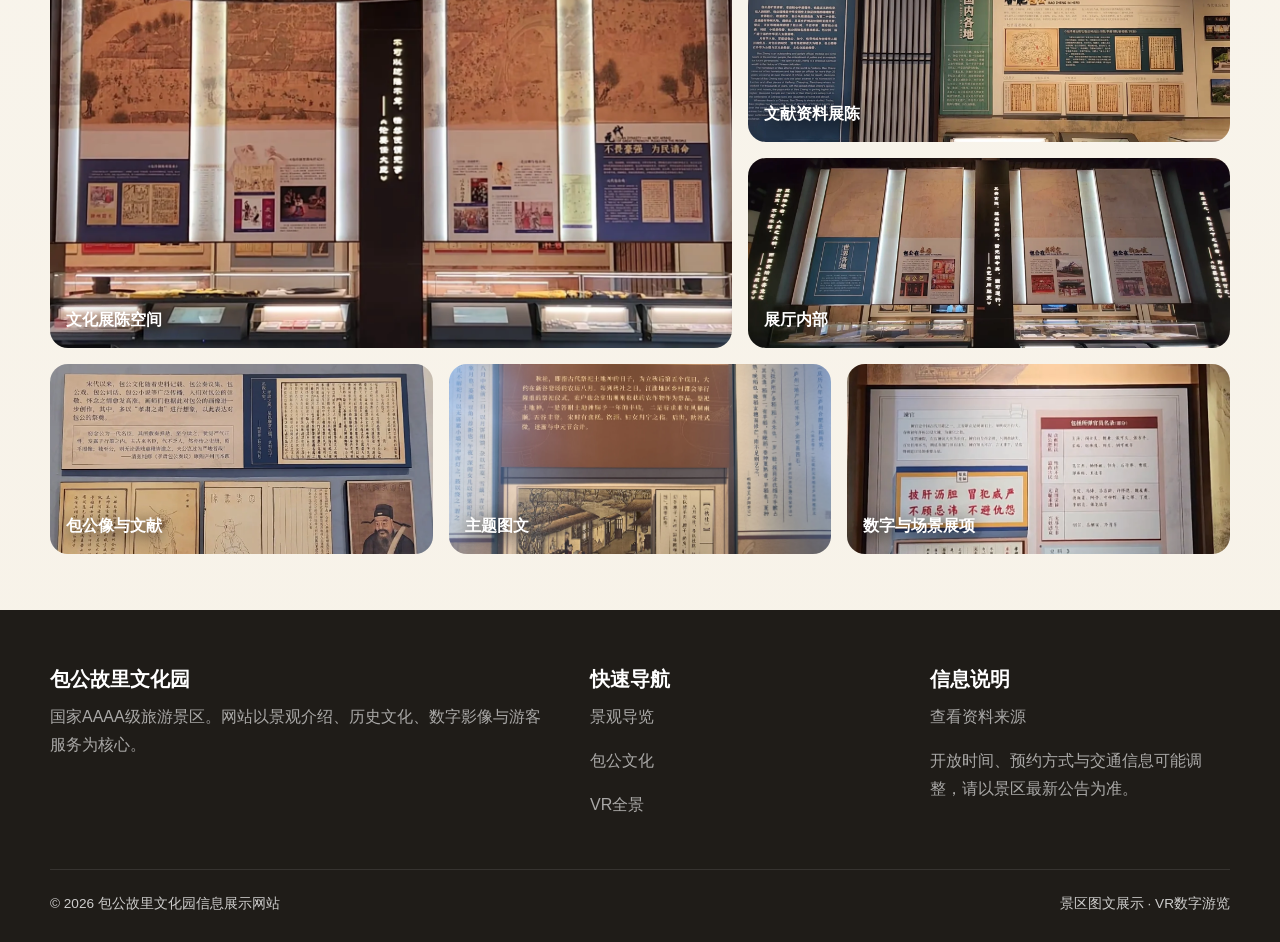
<file: exhibition.html>
<!DOCTYPE html>

<html lang="zh-CN">
<head>
<meta charset="utf-8"/>
<meta content="width=device-width, initial-scale=1.0" name="viewport"/>
<meta content="廉苑、廉政文化、包公历史文献和数字展陈。" name="description"/>
<title>廉苑与文化展陈｜包公故里文化园</title>
<link href="assets/css/style.css" rel="stylesheet"/>
</head>
<body data-page="landscapes">
<header class="site-header">
<div class="container nav-wrap">
<a class="brand" href="index.html">
<span class="brand-mark">包</span>
<span class="brand-text">
<strong>包公故里文化园</strong>
<span>BAOGONG CULTURAL PARK</span>
</span>
</a>
<button aria-label="打开导航" class="nav-toggle">
<span></span><span></span><span></span>
</button>
<nav aria-label="主导航" class="nav-links">
<a data-page="home" href="index.html">首页</a>
<a data-page="overview" href="overview.html">景区概览</a>
<a data-page="landscapes" href="landscapes.html">景观导览</a>
<a data-page="culture" href="culture.html">包公文化</a>
<a data-page="gallery" href="gallery.html">影像园区</a>
<a data-page="news" href="news.html">园区动态</a><a data-page="service" href="service.html">游客服务</a>
<a class="vr-nav-link" data-vr-link="" href="https://www.720yun.com/vr/73djO5hvvf3" rel="noopener noreferrer" target="_blank">VR全景</a>
</nav>
</div>
</header>
<main>
<section class="page-hero" style="background-image:linear-gradient(90deg, rgba(24,17,11,.78), rgba(24,17,11,.24)),url('assets/images/exhibit-07.webp')">
<div class="container">
<div class="breadcrumb">首页 / 景观导览 / 廉苑与文化展陈</div>
<h1>廉苑与文化展陈</h1>
<p>在文献、图像、实物和数字场景中辨识历史包拯与文化包公。</p>
</div>
</section>
<section class="section">
<div class="container split-grid">
<article class="paper-card content-card reveal">
<span class="eyebrow">INTRODUCTION</span>
<h2>景观简介</h2>
<p>廉苑总建筑面积约1002平方米，以廉政文化展示和研学课堂为主要功能。它与故居、孝肃阁和书院的展陈共同构成园区的内容体系，使游客从家庭、仕宦、教育和社会传播多个层面认识包公文化。</p>
<h3>历史与文化</h3>
<p>展陈内容既包含包拯生平、奏议与家训等历史信息，也涉及戏曲、小说、影视和民间故事中的包公形象。阅读时应区分史实、后世艺术创作与地方传说。</p>
<h3>建筑与空间</h3>
<p>展厅以图文展板、文献复制、人物塑像、场景复原、灯光和数字媒介组织内容。不同空间既可独立参观，也可作为廉政教育、研学课程和主题活动的课堂。</p>
<h3>主要看点</h3>
<p>古代廉政人物、包拯家训、历史文献、艺术形象演变、廉洁主题展板、研学与互动展示。</p>
</article>
<div>
<div class="image-frame reveal"><img alt="廉苑与文化展陈" loading="lazy" src="assets/images/exhibit-07.webp"/></div>
<div class="paper-card content-card reveal" style="margin-top:20px">
<h3>参观信息</h3>
<ul class="list-clean">
<li><strong>所属类别：</strong>文化展馆</li>
<li><strong>建议停留：</strong>30—50分钟</li>
<li><strong>文化主题：</strong>廉政 · 家训 · 传播</li>
<li><strong>数字浏览：</strong><a class="text-link" href="https://www.720yun.com/vr/73djO5hvvf3" rel="noopener noreferrer" target="_blank">进入VR全景 →</a></li>
</ul>
</div>
</div>
</div>
</section>
<section class="section-tight">
<div class="container">
<div class="section-heading reveal">
<span class="eyebrow">PHOTO DETAILS</span>
<h2>景观图集</h2>
</div>
<div class="gallery-grid"><div class="gallery-item reveal"><img alt="文化展陈空间" loading="lazy" src="assets/images/exhibit-07.webp"/><span>文化展陈空间</span></div>
<div class="gallery-item reveal"><img alt="文献资料展陈" loading="lazy" src="assets/images/exhibit-06.webp"/><span>文献资料展陈</span></div>
<div class="gallery-item reveal"><img alt="展厅内部" loading="lazy" src="assets/images/exhibit-08.webp"/><span>展厅内部</span></div>
<div class="gallery-item reveal"><img alt="包公像与文献" loading="lazy" src="assets/images/exhibit-09.webp"/><span>包公像与文献</span></div>
<div class="gallery-item reveal"><img alt="主题图文" loading="lazy" src="assets/images/exhibit-04.webp"/><span>主题图文</span></div>
<div class="gallery-item reveal"><img alt="数字与场景展项" loading="lazy" src="assets/images/exhibit-10.webp"/><span>数字与场景展项</span></div></div>
</div>
</section>
</main>
<footer class="footer">
<div class="container">
<div class="footer-grid">
<div>
<h3>包公故里文化园</h3>
<p>国家AAAA级旅游景区。网站以景观介绍、历史文化、数字影像与游客服务为核心。</p>
</div>
<div>
<h3>快速导航</h3>
<p><a href="landscapes.html">景观导览</a></p>
<p><a href="culture.html">包公文化</a></p>
<p><a href="https://www.720yun.com/vr/73djO5hvvf3" rel="noopener noreferrer" target="_blank">VR全景</a></p>
</div>
<div>
<h3>信息说明</h3>
<p><a href="sources.html">查看资料来源</a></p>
<p>开放时间、预约方式与交通信息可能调整，请以景区最新公告为准。</p>
</div>
</div>
<div class="footer-bottom">
<span>© 2026 包公故里文化园信息展示网站</span>
<span>景区图文展示 · VR数字游览</span>
</div>
</div>
</footer>
<div class="toast" role="status"></div>
<script src="assets/js/main.js"></script>
</body>
</html>
</file>
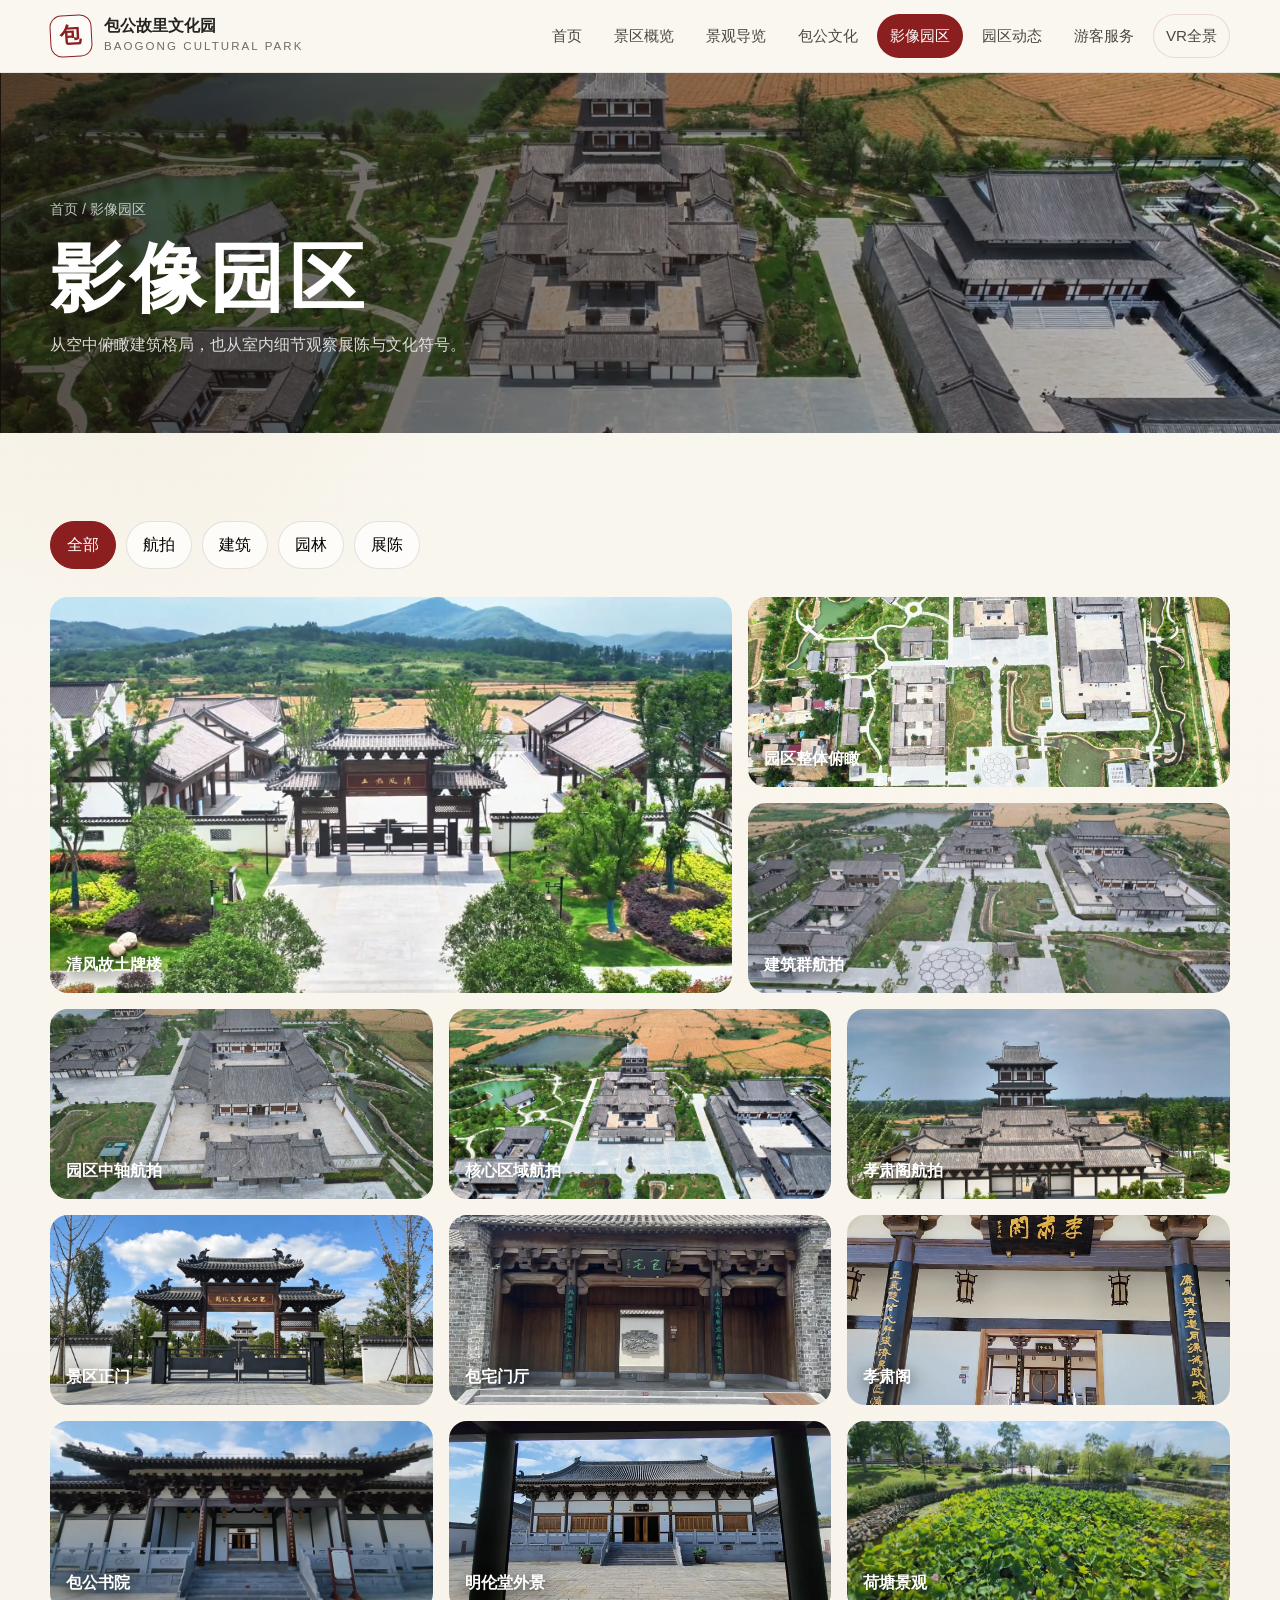
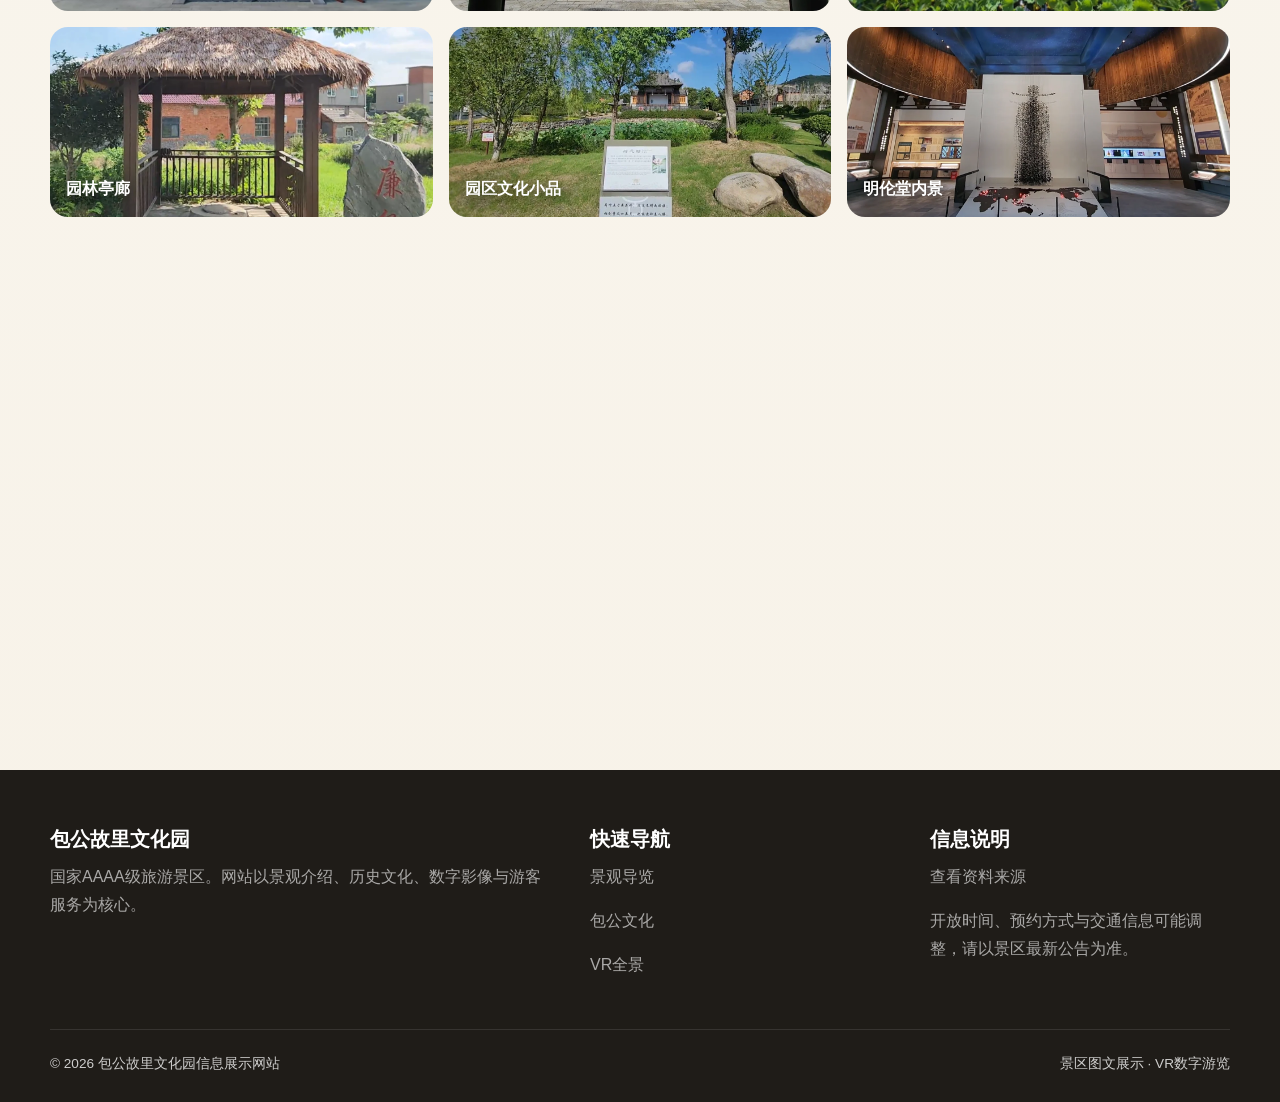
<file: gallery.html>
<!DOCTYPE html>

<html lang="zh-CN">
<head>
<meta charset="utf-8"/>
<meta content="width=device-width, initial-scale=1.0" name="viewport"/>
<meta content="包公故里文化园航拍、建筑、园林与文化展陈图片。" name="description"/>
<title>影像园区｜包公故里文化园</title>
<link href="assets/css/style.css" rel="stylesheet"/>
</head>
<body data-page="gallery">
<header class="site-header">
<div class="container nav-wrap">
<a class="brand" href="index.html">
<span class="brand-mark">包</span>
<span class="brand-text">
<strong>包公故里文化园</strong>
<span>BAOGONG CULTURAL PARK</span>
</span>
</a>
<button aria-label="打开导航" class="nav-toggle">
<span></span><span></span><span></span>
</button>
<nav aria-label="主导航" class="nav-links">
<a data-page="home" href="index.html">首页</a>
<a data-page="overview" href="overview.html">景区概览</a>
<a data-page="landscapes" href="landscapes.html">景观导览</a>
<a data-page="culture" href="culture.html">包公文化</a>
<a data-page="gallery" href="gallery.html">影像园区</a>
<a data-page="news" href="news.html">园区动态</a><a data-page="service" href="service.html">游客服务</a>
<a class="vr-nav-link" data-vr-link="" href="https://www.720yun.com/vr/73djO5hvvf3" rel="noopener noreferrer" target="_blank">VR全景</a>
</nav>
</div>
</header>
<main>
<section class="page-hero">
<div class="container">
<div class="breadcrumb">首页 / 影像园区</div>
<h1>影像园区</h1>
<p>从空中俯瞰建筑格局，也从室内细节观察展陈与文化符号。</p>
</div>
</section>
<section class="section">
<div class="container" data-filter-group="">
<div class="filter-bar reveal">
<button class="filter-btn active" data-filter="all">全部</button>
<button class="filter-btn" data-filter="aerial">航拍</button>
<button class="filter-btn" data-filter="building">建筑</button>
<button class="filter-btn" data-filter="garden">园林</button>
<button class="filter-btn" data-filter="exhibition">展陈</button>
</div>
<div class="gallery-grid">
<div class="gallery-item reveal" data-category="aerial"><img alt="清风故土牌楼" loading="lazy" src="assets/images/hero-aerial.webp"/><span>清风故土牌楼</span></div>
<div class="gallery-item reveal" data-category="aerial"><img alt="园区整体俯瞰" loading="lazy" src="assets/images/aerial-overview.webp"/><span>园区整体俯瞰</span></div>
<div class="gallery-item reveal" data-category="aerial"><img alt="建筑群航拍" loading="lazy" src="assets/images/aerial-01.webp"/><span>建筑群航拍</span></div>
<div class="gallery-item reveal" data-category="aerial"><img alt="园区中轴航拍" loading="lazy" src="assets/images/aerial-02.webp"/><span>园区中轴航拍</span></div>
<div class="gallery-item reveal" data-category="aerial"><img alt="核心区域航拍" loading="lazy" src="assets/images/aerial-03.webp"/><span>核心区域航拍</span></div>
<div class="gallery-item reveal" data-category="aerial"><img alt="孝肃阁航拍" loading="lazy" src="assets/images/aerial-04.webp"/><span>孝肃阁航拍</span></div>
<div class="gallery-item reveal" data-category="building"><img alt="景区正门" loading="lazy" src="assets/images/main-gate.webp"/><span>景区正门</span></div>
<div class="gallery-item reveal" data-category="building"><img alt="包宅门厅" loading="lazy" src="assets/images/residence-gate.webp"/><span>包宅门厅</span></div>
<div class="gallery-item reveal" data-category="building"><img alt="孝肃阁" loading="lazy" src="assets/images/xiaosu-pavilion.webp"/><span>孝肃阁</span></div>
<div class="gallery-item reveal" data-category="building"><img alt="包公书院" loading="lazy" src="assets/images/academy-main.webp"/><span>包公书院</span></div>
<div class="gallery-item reveal" data-category="building"><img alt="明伦堂外景" loading="lazy" src="assets/images/academy-minglun-exterior.webp"/><span>明伦堂外景</span></div>
<div class="gallery-item reveal" data-category="garden"><img alt="荷塘景观" loading="lazy" src="assets/images/garden-lotus.webp"/><span>荷塘景观</span></div>
<div class="gallery-item reveal" data-category="garden"><img alt="园林亭廊" loading="lazy" src="assets/images/garden-pavilion.webp"/><span>园林亭廊</span></div>
<div class="gallery-item reveal" data-category="garden"><img alt="园区文化小品" loading="lazy" src="assets/images/other-spot-03.webp"/><span>园区文化小品</span></div>
<div class="gallery-item reveal" data-category="exhibition"><img alt="明伦堂内景" loading="lazy" src="assets/images/minglun-interior.webp"/><span>明伦堂内景</span></div>
<div class="gallery-item reveal" data-category="exhibition"><img alt="文化展陈空间" loading="lazy" src="assets/images/exhibit-07.webp"/><span>文化展陈空间</span></div>
<div class="gallery-item reveal" data-category="exhibition"><img alt="文献资料展陈" loading="lazy" src="assets/images/exhibit-06.webp"/><span>文献资料展陈</span></div>
<div class="gallery-item reveal" data-category="exhibition"><img alt="人物与文献展示" loading="lazy" src="assets/images/exhibit-09.webp"/><span>人物与文献展示</span></div>
</div>
</div>
</section>
<section class="section-tight">
<div class="container paper-card content-card reveal">
<h3>图片说明</h3>
<p>本页图片均来自项目收集的景区素材。正式对外发布前，请再次确认图片使用授权、拍摄者署名和景区相关要求。</p>
</div>
</section>
</main>
<footer class="footer">
<div class="container">
<div class="footer-grid">
<div>
<h3>包公故里文化园</h3>
<p>国家AAAA级旅游景区。网站以景观介绍、历史文化、数字影像与游客服务为核心。</p>
</div>
<div>
<h3>快速导航</h3>
<p><a href="landscapes.html">景观导览</a></p>
<p><a href="culture.html">包公文化</a></p>
<p><a href="https://www.720yun.com/vr/73djO5hvvf3" rel="noopener noreferrer" target="_blank">VR全景</a></p>
</div>
<div>
<h3>信息说明</h3>
<p><a href="sources.html">查看资料来源</a></p>
<p>开放时间、预约方式与交通信息可能调整，请以景区最新公告为准。</p>
</div>
</div>
<div class="footer-bottom">
<span>© 2026 包公故里文化园信息展示网站</span>
<span>景区图文展示 · VR数字游览</span>
</div>
</div>
</footer>
<div class="toast" role="status"></div>
<script src="assets/js/main.js"></script>
</body>
</html>
</file>
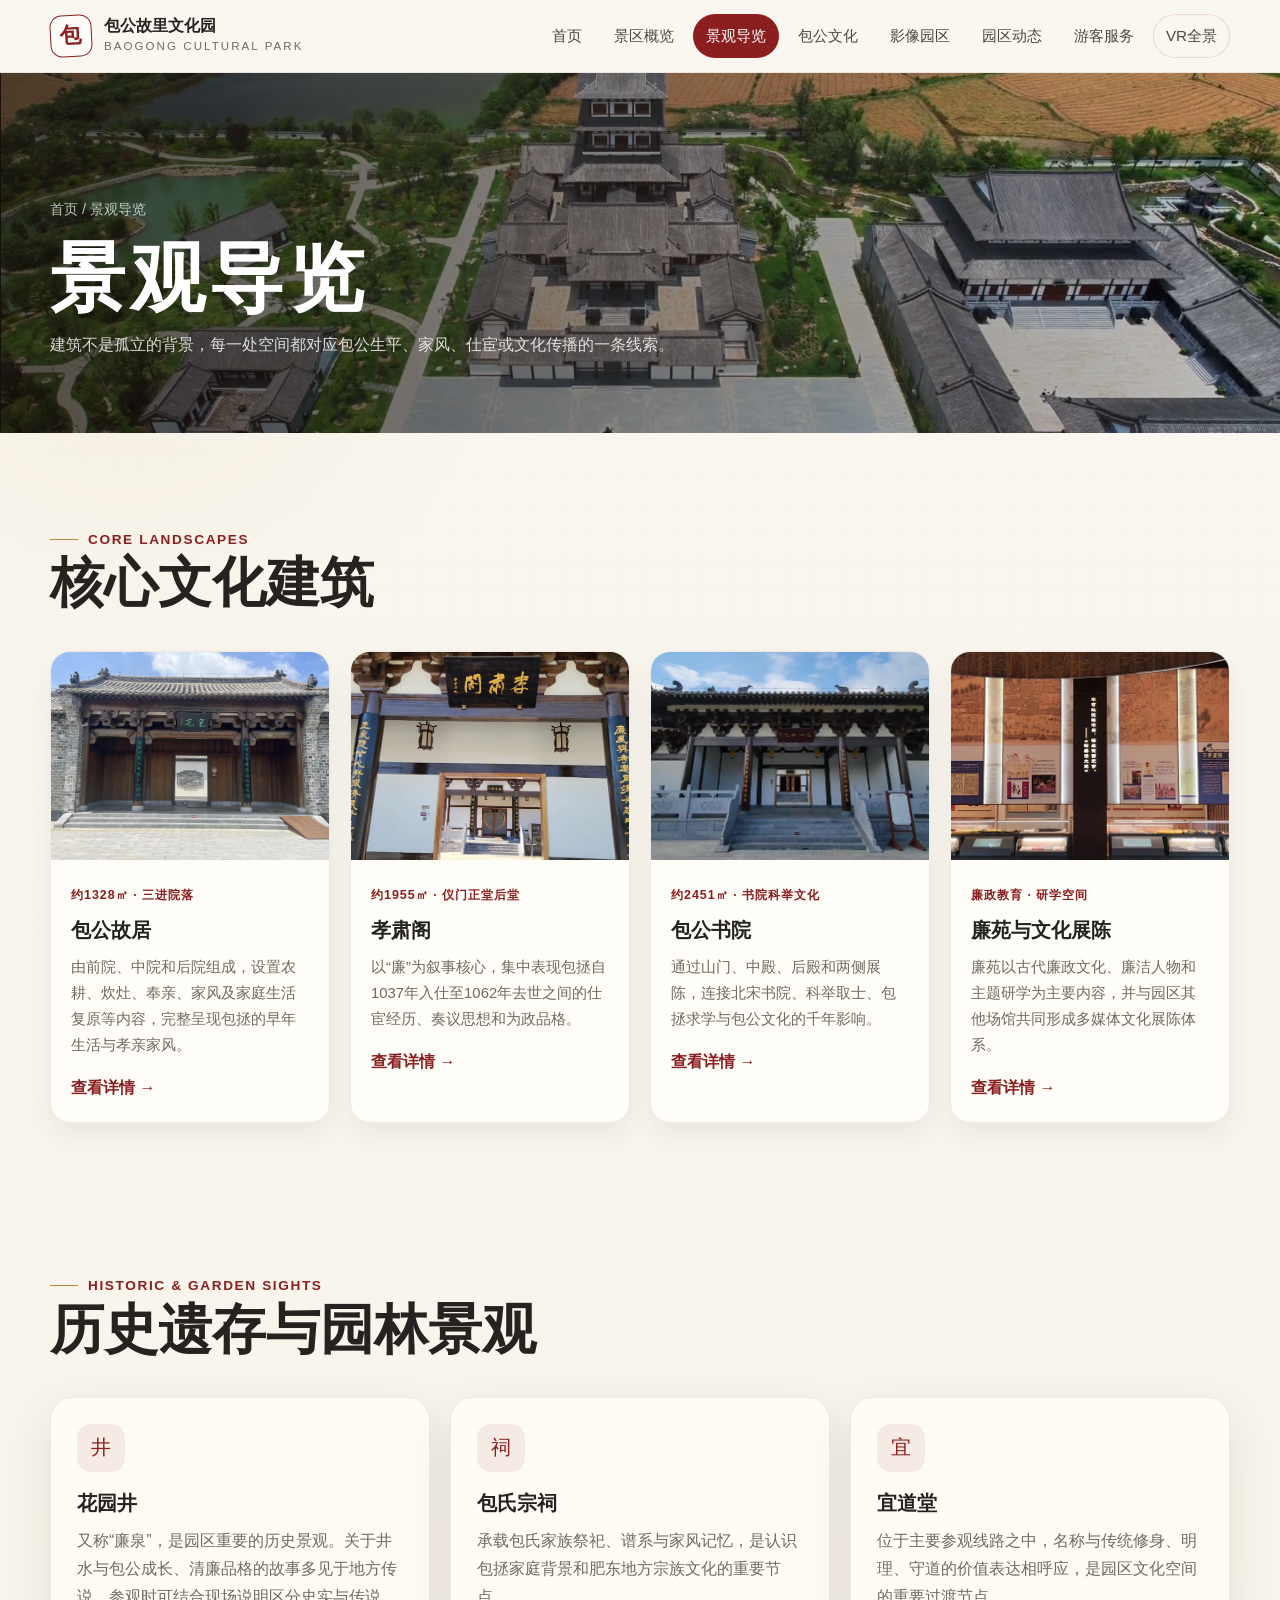
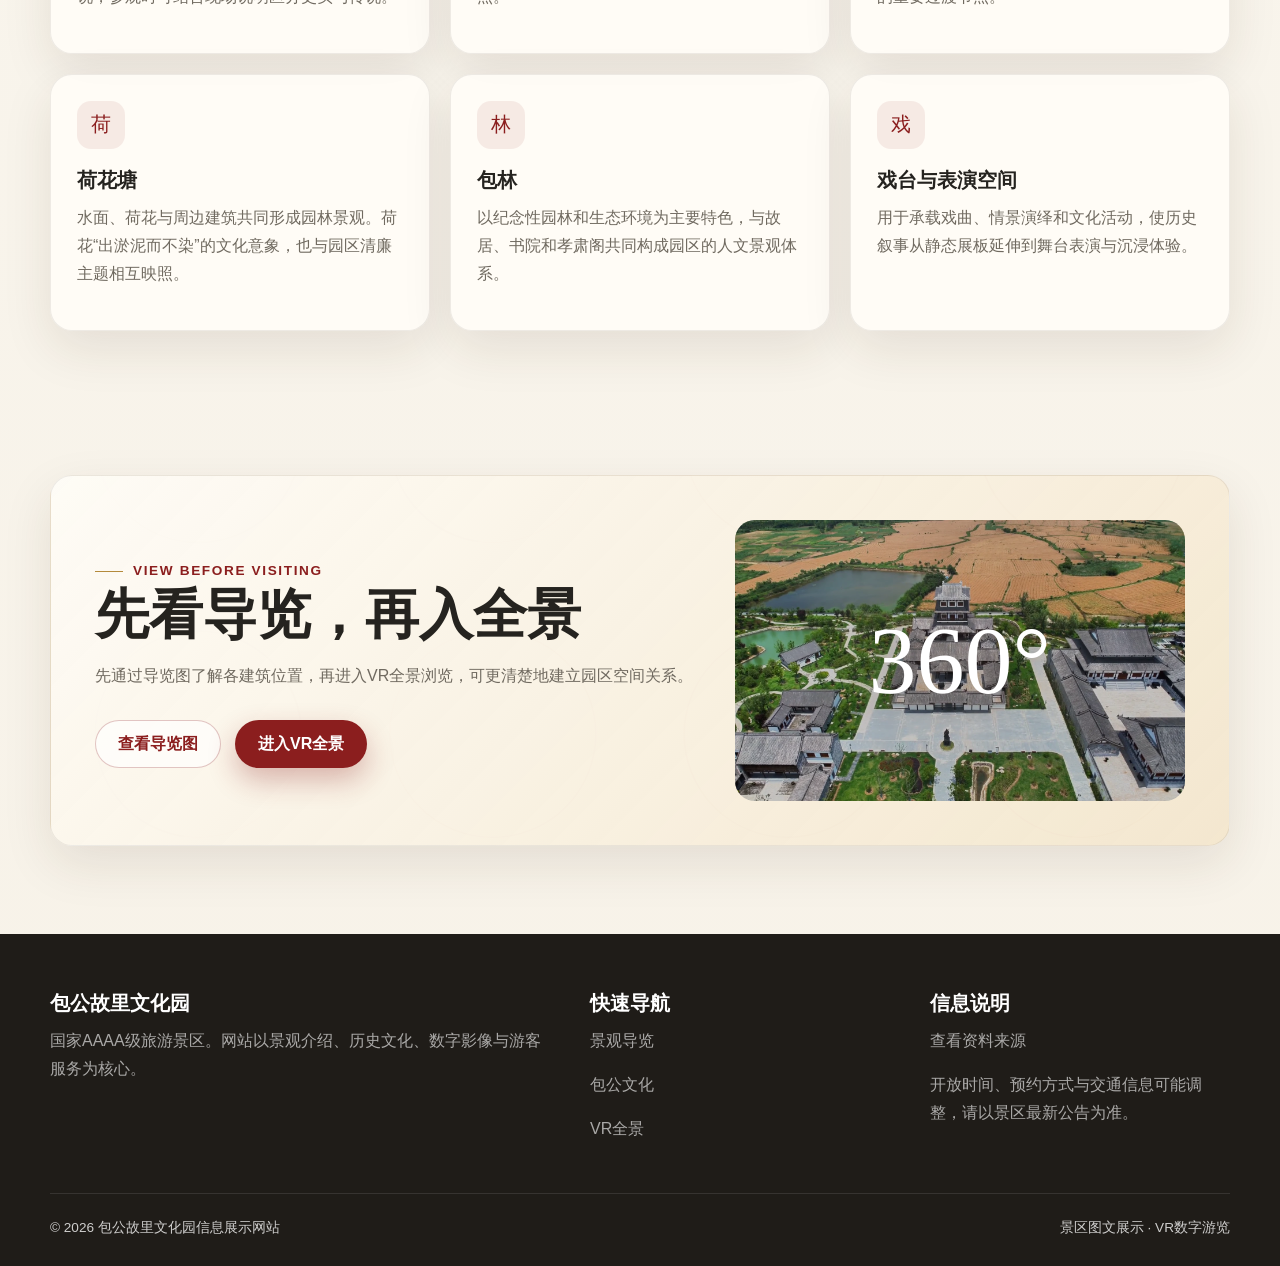
<file: landscapes.html>
<!DOCTYPE html>

<html lang="zh-CN">
<head>
<meta charset="utf-8"/>
<meta content="width=device-width, initial-scale=1.0" name="viewport"/>
<meta content="包公故居、孝肃阁、包公书院、廉苑及园林景观介绍。" name="description"/>
<title>景观导览｜包公故里文化园</title>
<link href="assets/css/style.css" rel="stylesheet"/>
</head>
<body data-page="landscapes">
<header class="site-header">
<div class="container nav-wrap">
<a class="brand" href="index.html">
<span class="brand-mark">包</span>
<span class="brand-text">
<strong>包公故里文化园</strong>
<span>BAOGONG CULTURAL PARK</span>
</span>
</a>
<button aria-label="打开导航" class="nav-toggle">
<span></span><span></span><span></span>
</button>
<nav aria-label="主导航" class="nav-links">
<a data-page="home" href="index.html">首页</a>
<a data-page="overview" href="overview.html">景区概览</a>
<a data-page="landscapes" href="landscapes.html">景观导览</a>
<a data-page="culture" href="culture.html">包公文化</a>
<a data-page="gallery" href="gallery.html">影像园区</a>
<a data-page="news" href="news.html">园区动态</a><a data-page="service" href="service.html">游客服务</a>
<a class="vr-nav-link" data-vr-link="" href="https://www.720yun.com/vr/73djO5hvvf3" rel="noopener noreferrer" target="_blank">VR全景</a>
</nav>
</div>
</header>
<main>
<section class="page-hero">
<div class="container">
<div class="breadcrumb">首页 / 景观导览</div>
<h1>景观导览</h1>
<p>建筑不是孤立的背景，每一处空间都对应包公生平、家风、仕宦或文化传播的一条线索。</p>
</div>
</section>
<section class="section">
<div class="container">
<div class="section-heading reveal">
<span class="eyebrow">CORE LANDSCAPES</span>
<h2>核心文化建筑</h2>
</div>
<div class="card-grid">
<article class="scenic-card reveal">
<img alt="包公故居" loading="lazy" src="assets/images/residence-gate.webp"/>
<div class="scenic-card-body">
<span class="tag">约1328㎡ · 三进院落</span>
<h3>包公故居</h3>
<p>由前院、中院和后院组成，设置农耕、炊灶、奉亲、家风及家庭生活复原等内容，完整呈现包拯的早年生活与孝亲家风。</p>
<a class="text-link" href="residence.html">查看详情 →</a>
</div>
</article>
<article class="scenic-card reveal">
<img alt="孝肃阁" loading="lazy" src="assets/images/xiaosu-pavilion.webp"/>
<div class="scenic-card-body">
<span class="tag">约1955㎡ · 仪门正堂后堂</span>
<h3>孝肃阁</h3>
<p>以“廉”为叙事核心，集中表现包拯自1037年入仕至1062年去世之间的仕宦经历、奏议思想和为政品格。</p>
<a class="text-link" href="xiaosu.html">查看详情 →</a>
</div>
</article>
<article class="scenic-card reveal">
<img alt="包公书院" loading="lazy" src="assets/images/academy-main.webp"/>
<div class="scenic-card-body">
<span class="tag">约2451㎡ · 书院科举文化</span>
<h3>包公书院</h3>
<p>通过山门、中殿、后殿和两侧展陈，连接北宋书院、科举取士、包拯求学与包公文化的千年影响。</p>
<a class="text-link" href="academy.html">查看详情 →</a>
</div>
</article>
<article class="scenic-card reveal">
<img alt="廉苑与文化展陈" loading="lazy" src="assets/images/exhibit-07.webp"/>
<div class="scenic-card-body">
<span class="tag">廉政教育 · 研学空间</span>
<h3>廉苑与文化展陈</h3>
<p>廉苑以古代廉政文化、廉洁人物和主题研学为主要内容，并与园区其他场馆共同形成多媒体文化展陈体系。</p>
<a class="text-link" href="exhibition.html">查看详情 →</a>
</div>
</article>
</div>
</div>
</section>
<section class="section-tight">
<div class="container">
<div class="section-heading reveal">
<span class="eyebrow">HISTORIC &amp; GARDEN SIGHTS</span>
<h2>历史遗存与园林景观</h2>
</div>
<div class="service-grid">
<article class="paper-card service-card reveal">
<div class="service-icon">井</div><h3>花园井</h3>
<p>又称“廉泉”，是园区重要的历史景观。关于井水与包公成长、清廉品格的故事多见于地方传说，参观时可结合现场说明区分史实与传说。</p>
</article>
<article class="paper-card service-card reveal">
<div class="service-icon">祠</div><h3>包氏宗祠</h3>
<p>承载包氏家族祭祀、谱系与家风记忆，是认识包拯家庭背景和肥东地方宗族文化的重要节点。</p>
</article>
<article class="paper-card service-card reveal">
<div class="service-icon">宜</div><h3>宜道堂</h3>
<p>位于主要参观线路之中，名称与传统修身、明理、守道的价值表达相呼应，是园区文化空间的重要过渡节点。</p>
</article>
<article class="paper-card service-card reveal">
<div class="service-icon">荷</div><h3>荷花塘</h3>
<p>水面、荷花与周边建筑共同形成园林景观。荷花“出淤泥而不染”的文化意象，也与园区清廉主题相互映照。</p>
</article>
<article class="paper-card service-card reveal">
<div class="service-icon">林</div><h3>包林</h3>
<p>以纪念性园林和生态环境为主要特色，与故居、书院和孝肃阁共同构成园区的人文景观体系。</p>
</article>
<article class="paper-card service-card reveal">
<div class="service-icon">戏</div><h3>戏台与表演空间</h3>
<p>用于承载戏曲、情景演绎和文化活动，使历史叙事从静态展板延伸到舞台表演与沉浸体验。</p>
</article>
</div>
</div>
</section>
<section class="section">
<div class="container paper-card vr-banner reveal">
<div>
<span class="eyebrow">VIEW BEFORE VISITING</span>
<h2>先看导览，再入全景</h2>
<p>先通过导览图了解各建筑位置，再进入VR全景浏览，可更清楚地建立园区空间关系。</p>
<div class="hero-actions">
<a class="btn btn-outline" href="overview.html#park-map">查看导览图</a>
<a class="btn btn-primary" href="https://www.720yun.com/vr/73djO5hvvf3" rel="noopener noreferrer" target="_blank">进入VR全景</a>
</div>
</div>
<div class="vr-visual">
<img alt="园区航拍" loading="lazy" src="assets/images/aerial-03.webp"/>
</div>
</div>
</section>
</main>
<footer class="footer">
<div class="container">
<div class="footer-grid">
<div>
<h3>包公故里文化园</h3>
<p>国家AAAA级旅游景区。网站以景观介绍、历史文化、数字影像与游客服务为核心。</p>
</div>
<div>
<h3>快速导航</h3>
<p><a href="landscapes.html">景观导览</a></p>
<p><a href="culture.html">包公文化</a></p>
<p><a href="https://www.720yun.com/vr/73djO5hvvf3" rel="noopener noreferrer" target="_blank">VR全景</a></p>
</div>
<div>
<h3>信息说明</h3>
<p><a href="sources.html">查看资料来源</a></p>
<p>开放时间、预约方式与交通信息可能调整，请以景区最新公告为准。</p>
</div>
</div>
<div class="footer-bottom">
<span>© 2026 包公故里文化园信息展示网站</span>
<span>景区图文展示 · VR数字游览</span>
</div>
</div>
</footer>
<div class="toast" role="status"></div>
<script src="assets/js/main.js"></script>
</body>
</html>
</file>
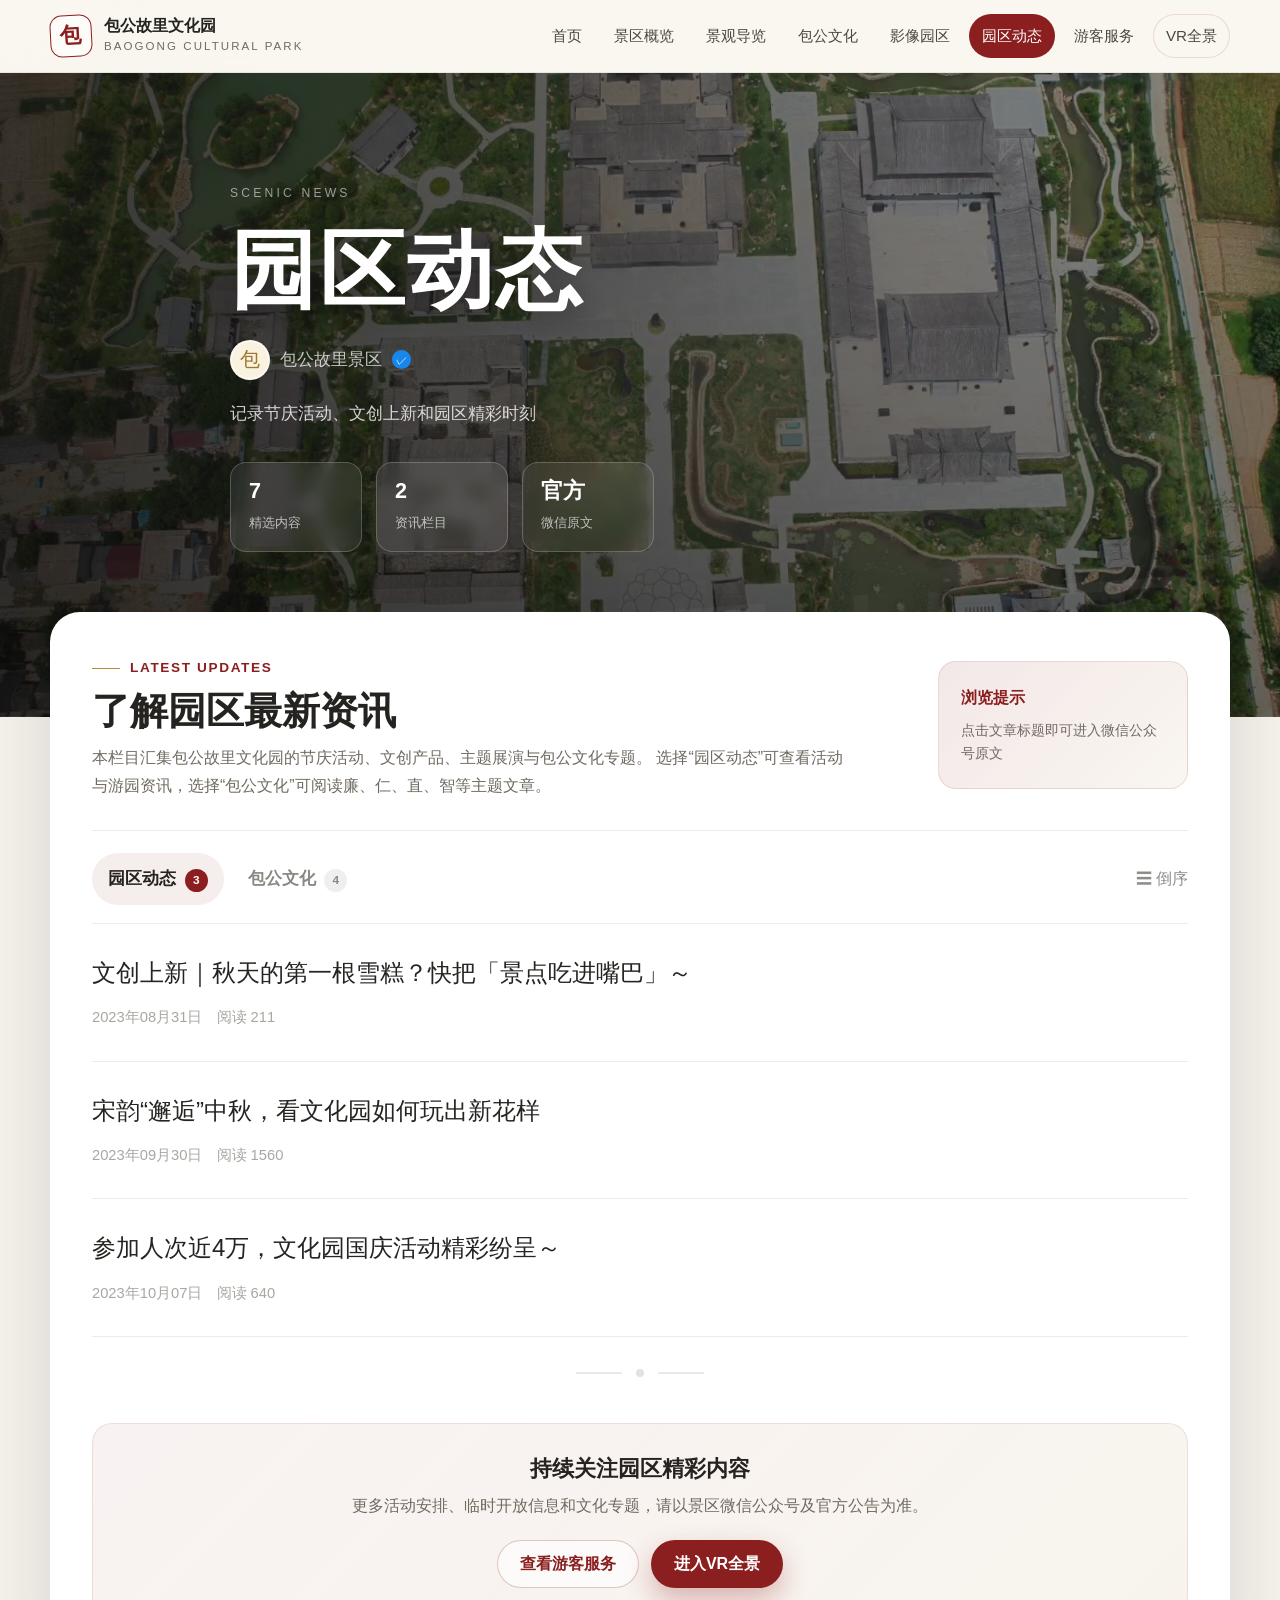
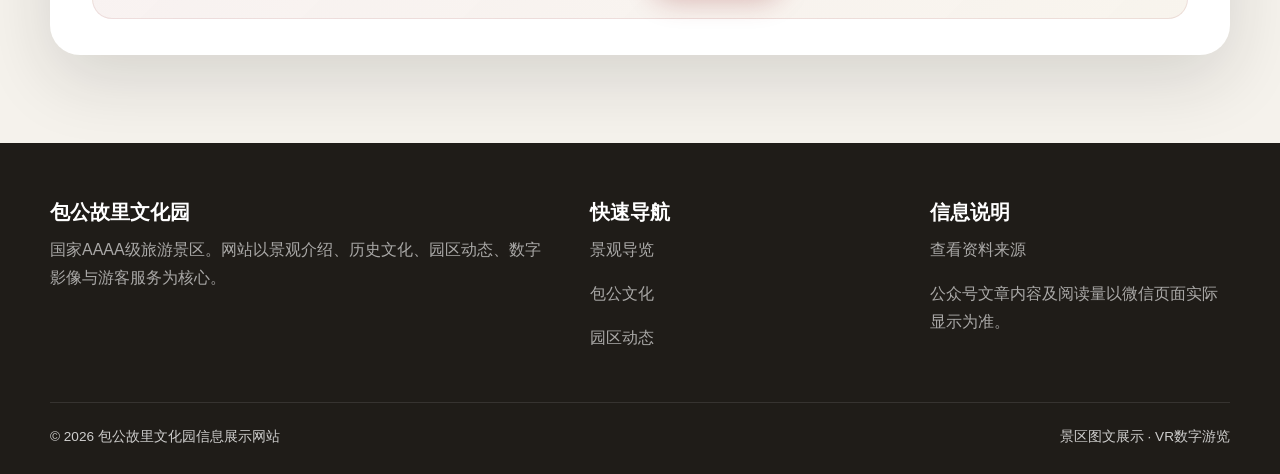
<file: news.html>
<!DOCTYPE html>

<html lang="zh-CN">
<head>
<meta charset="utf-8"/>
<meta content="width=device-width, initial-scale=1.0" name="viewport"/>
<meta content="包公故里文化园园区动态与包公文化公众号文章展示。" name="description"/>
<title>园区动态｜包公故里文化园</title>
<link href="assets/css/style.css" rel="stylesheet"/>
</head>
<body data-page="news">
<header class="site-header">
<div class="container nav-wrap">
<a class="brand" href="index.html">
<span class="brand-mark">包</span>
<span class="brand-text">
<strong>包公故里文化园</strong>
<span>BAOGONG CULTURAL PARK</span>
</span>
</a>
<button aria-label="打开导航" class="nav-toggle">
<span></span><span></span><span></span>
</button>
<nav aria-label="主导航" class="nav-links">
<a data-page="home" href="index.html">首页</a>
<a data-page="overview" href="overview.html">景区概览</a>
<a data-page="landscapes" href="landscapes.html">景观导览</a>
<a data-page="culture" href="culture.html">包公文化</a>
<a data-page="gallery" href="gallery.html">影像园区</a>
<a data-page="news" href="news.html">园区动态</a>
<a data-page="service" href="service.html">游客服务</a>
<a class="vr-nav-link" data-vr-link="" href="https://www.720yun.com/vr/73djO5hvvf3" rel="noopener noreferrer" target="_blank">VR全景</a>
</nav>
</div>
</header>
<main class="news-page">
<section class="news-channel-hero" style="background-image:linear-gradient(90deg, rgba(20,18,16,.82), rgba(20,18,16,.46)),url('assets/images/aerial-overview.webp');">
<div class="container news-channel-head">
<div class="news-channel-kicker">SCENIC NEWS</div>
<h1 data-news-heading="">园区动态</h1>
<div class="news-account">
<span class="news-account-logo">包</span>
<span>包公故里景区</span>
<i aria-label="官方认证">✓</i>
</div>
<p data-news-description="">记录景区活动、文化体验、文创上新与节庆盛况</p>
<div class="news-channel-count"><div class="news-hero-summary">
<div><strong>7</strong><span>精选内容</span></div>
<div><strong>2</strong><span>资讯栏目</span></div>
<div><strong>官方</strong><span>微信原文</span></div>
</div></div>
</div>
</section>
<section class="container news-sheet">
<section class="news-intro">
<div>
<span class="eyebrow">LATEST UPDATES</span>
<h2>了解园区最新资讯</h2>
<p>
              本栏目汇集包公故里文化园的节庆活动、文创产品、主题展演与包公文化专题。
              选择“园区动态”可查看活动与游园资讯，选择“包公文化”可阅读廉、仁、直、智等主题文章。
            </p>
</div>
<div class="news-intro-note">
<strong>浏览提示</strong>
<span>点击文章标题即可进入微信公众号原文</span>
</div>
</section><div class="news-sheet-toolbar">
<div aria-label="动态栏目分类" class="news-tabs" role="tablist">
<button aria-selected="true" class="news-tab active" data-news-tab="park" role="tab" type="button">
          园区动态 <span>3</span>
</button>
<button aria-selected="false" class="news-tab" data-news-tab="culture" role="tab" type="button">
          包公文化 <span>4</span>
</button>
</div>
<div aria-label="按时间倒序展示" class="news-sort">
<span>☰</span> 倒序
      </div>
</div>
<div class="news-panel active" data-news-panel="park">
<a class="news-row" href="https://mp.weixin.qq.com/s/okZEr87lwQ4SHcfX8BeUWw" rel="noopener noreferrer" target="_blank">
<div class="news-row-copy">
<h3>文创上新｜秋天的第一根雪糕？快把「景点吃进嘴巴」～</h3>
<div class="news-meta">
<time>2023年08月31日</time>
<span>阅读 211</span>
</div>
</div>
</a>
<a class="news-row" href="https://mp.weixin.qq.com/s/zfviUBxOgEN_kgn8tksNTQ" rel="noopener noreferrer" target="_blank">
<div class="news-row-copy">
<h3>宋韵“邂逅”中秋，看文化园如何玩出新花样</h3>
<div class="news-meta">
<time>2023年09月30日</time>
<span>阅读 1560</span>
</div>
</div>
</a>
<a class="news-row" href="https://mp.weixin.qq.com/s/UfyZ7rv1699QgIZIJPVLEg" rel="noopener noreferrer" target="_blank">
<div class="news-row-copy">
<h3>参加人次近4万，文化园国庆活动精彩纷呈～</h3>
<div class="news-meta">
<time>2023年10月07日</time>
<span>阅读 640</span>
</div>
</div>
</a>
</div>
<div class="news-panel" data-news-panel="culture" hidden="">
<a class="news-row" href="https://mp.weixin.qq.com/s/H6W_B-Zgr9KsVY2exAjyrQ" rel="noopener noreferrer" target="_blank">
<div class="news-row-copy">
<h3>【包公文化系列1——廉】我愿为“莲”守清廉</h3>
<div class="news-meta">
<time>2023年08月09日</time>
<span>阅读 837</span>
</div>
</div>
</a>
<a class="news-row" href="https://mp.weixin.qq.com/s/DN21wPlGEC278q8DdDZ7gA" rel="noopener noreferrer" target="_blank">
<div class="news-row-copy">
<h3>【包公文化系列2——仁】民为邦本，本固邦宁</h3>
<div class="news-meta">
<time>2023年08月19日</time>
<span>阅读 270</span>
</div>
</div>
</a>
<a class="news-row" href="https://mp.weixin.qq.com/s/-zMVuzTXCq15KouuN9pDQA" rel="noopener noreferrer" target="_blank">
<div class="news-row-copy">
<h3>【包公文化系列3——直】为人正直，作风正派</h3>
<div class="news-meta">
<time>2023年08月31日</time>
<span>阅读 248</span>
</div>
</div>
</a>
<a class="news-row" href="https://mp.weixin.qq.com/s/t1ZYdaT0ng8u5YCOaX_SrQ" rel="noopener noreferrer" target="_blank">
<div class="news-row-copy">
<h3>【包公文化系列4——智】体察民情，兴利除弊</h3>
<div class="news-meta">
<time>2023年09月12日</time>
<span>阅读 251</span>
</div>
</div>
</a>
</div>
<div aria-hidden="true" class="news-page-dots">
<span></span><b></b><span></span>
</div><div class="news-footer-note">
<h3>持续关注园区精彩内容</h3>
<p>更多活动安排、临时开放信息和文化专题，请以景区微信公众号及官方公告为准。</p>
<div class="news-footer-actions">
<a class="btn btn-outline" href="service.html">查看游客服务</a>
<a class="btn btn-primary" href="https://www.720yun.com/vr/73djO5hvvf3" rel="noopener noreferrer" target="_blank">进入VR全景</a>
</div>
</div>

</section>
</main>
<footer class="footer">
<div class="container">
<div class="footer-grid">
<div>
<h3>包公故里文化园</h3>
<p>国家AAAA级旅游景区。网站以景观介绍、历史文化、园区动态、数字影像与游客服务为核心。</p>
</div>
<div>
<h3>快速导航</h3>
<p><a href="landscapes.html">景观导览</a></p>
<p><a href="culture.html">包公文化</a></p>
<p><a href="news.html">园区动态</a></p>
</div>
<div>
<h3>信息说明</h3>
<p><a href="sources.html">查看资料来源</a></p>
<p>公众号文章内容及阅读量以微信页面实际显示为准。</p>
</div>
</div>
<div class="footer-bottom">
<span>© 2026 包公故里文化园信息展示网站</span>
<span>景区图文展示 · VR数字游览</span>
</div>
</div>
</footer>
<div class="toast" role="status"></div>
<script src="assets/js/main.js"></script>
</body>
</html>
</file>
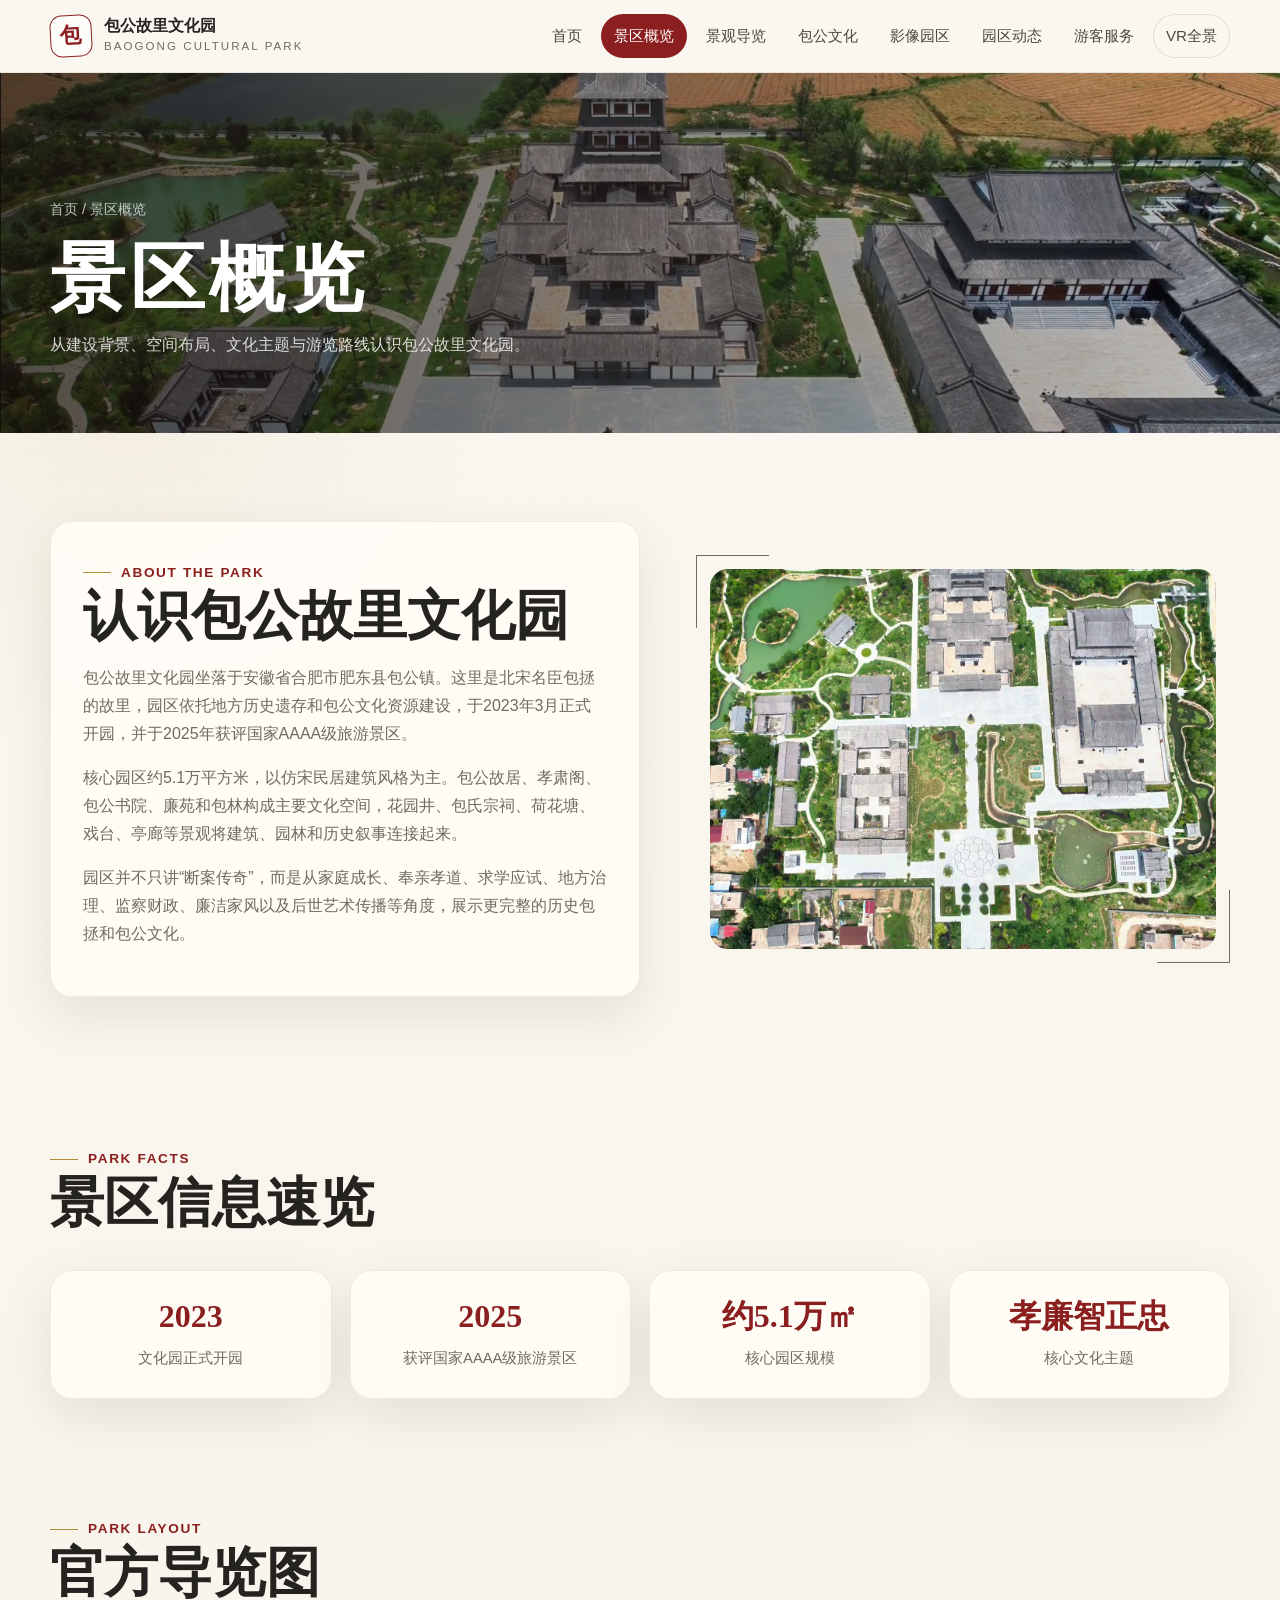
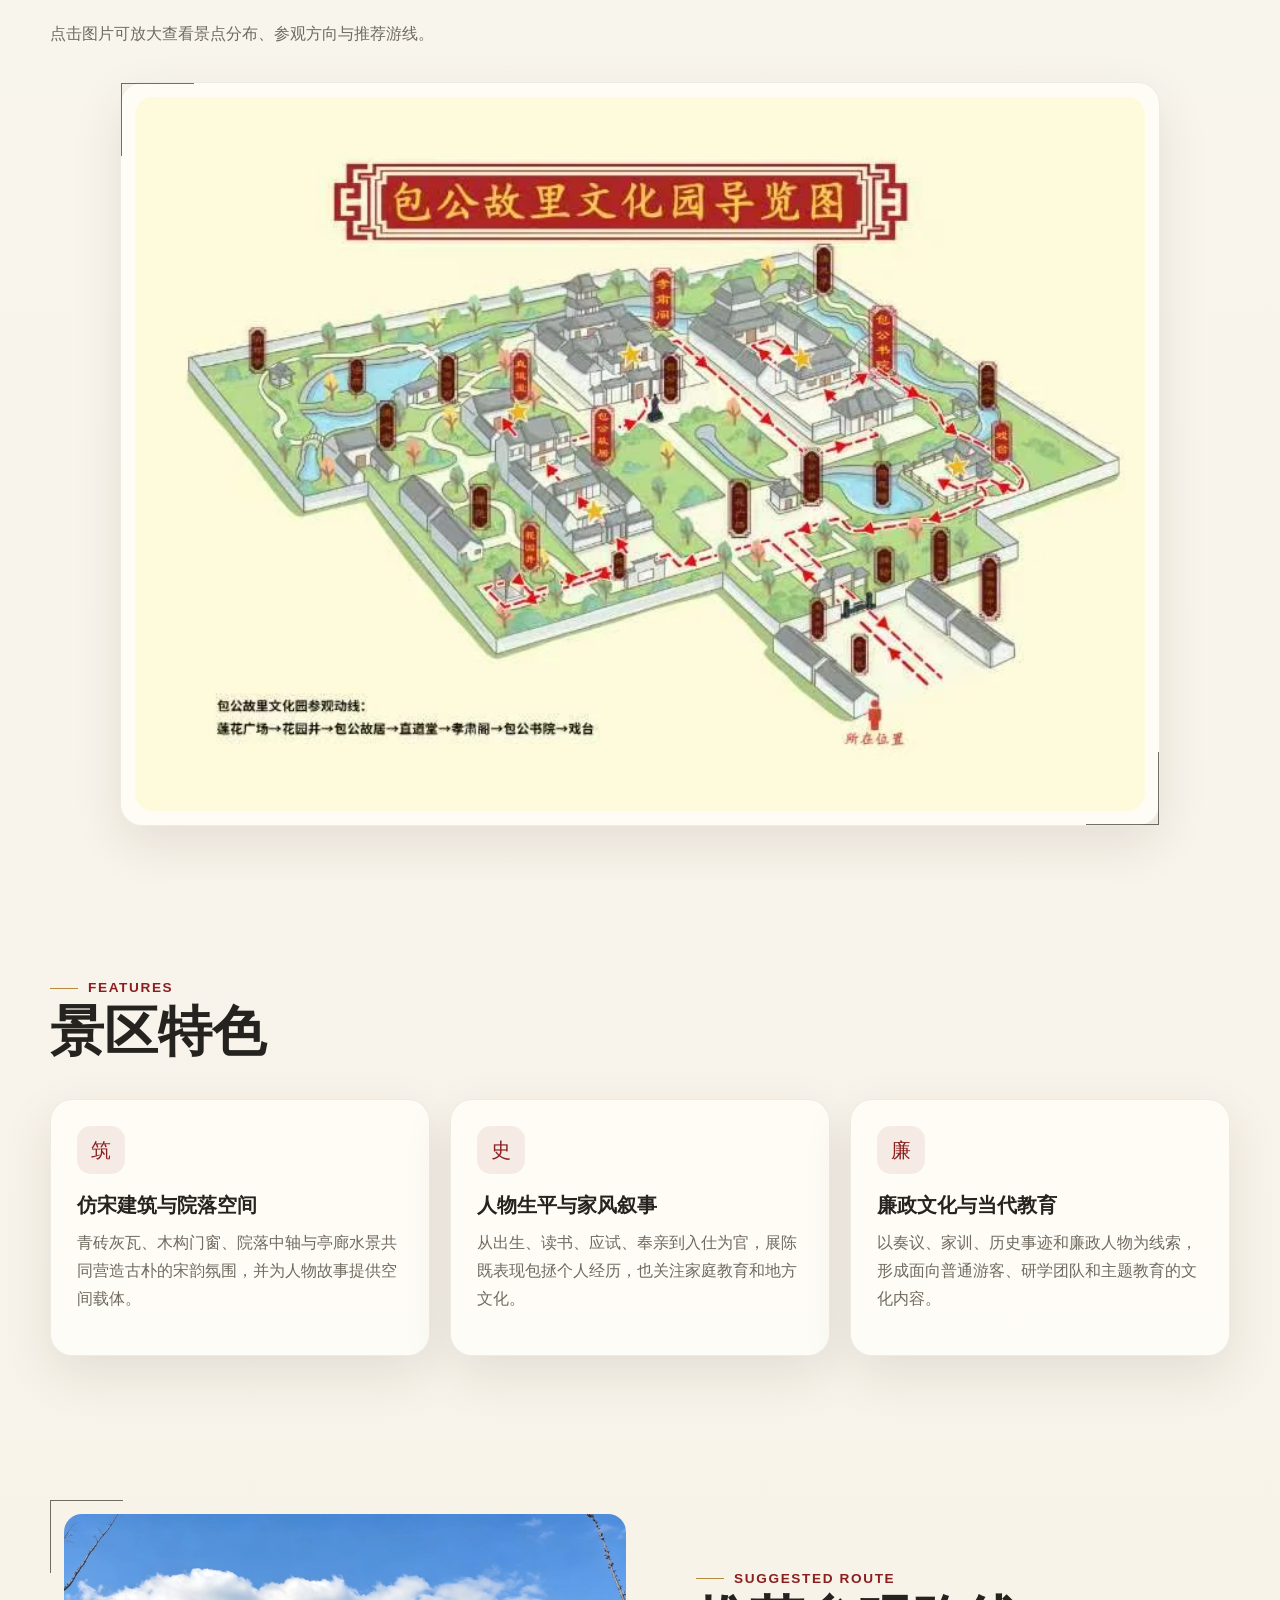
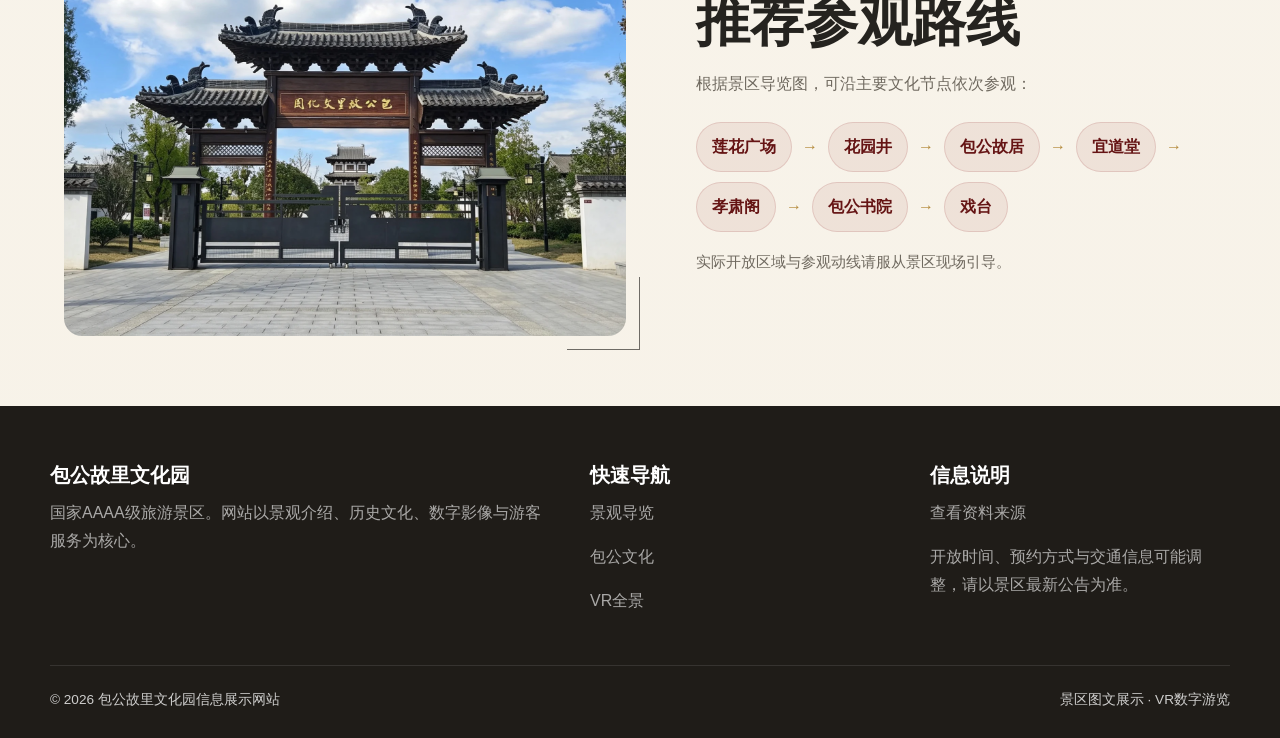
<file: overview.html>
<!DOCTYPE html>

<html lang="zh-CN">
<head>
<meta charset="utf-8"/>
<meta content="width=device-width, initial-scale=1.0" name="viewport"/>
<meta content="包公故里文化园建设背景、总体布局、官方导览图与推荐路线。" name="description"/>
<title>景区概览｜包公故里文化园</title>
<link href="assets/css/style.css" rel="stylesheet"/>
</head>
<body data-page="overview">
<header class="site-header">
<div class="container nav-wrap">
<a class="brand" href="index.html">
<span class="brand-mark">包</span>
<span class="brand-text">
<strong>包公故里文化园</strong>
<span>BAOGONG CULTURAL PARK</span>
</span>
</a>
<button aria-label="打开导航" class="nav-toggle">
<span></span><span></span><span></span>
</button>
<nav aria-label="主导航" class="nav-links">
<a data-page="home" href="index.html">首页</a>
<a data-page="overview" href="overview.html">景区概览</a>
<a data-page="landscapes" href="landscapes.html">景观导览</a>
<a data-page="culture" href="culture.html">包公文化</a>
<a data-page="gallery" href="gallery.html">影像园区</a>
<a data-page="news" href="news.html">园区动态</a><a data-page="service" href="service.html">游客服务</a>
<a class="vr-nav-link" data-vr-link="" href="https://www.720yun.com/vr/73djO5hvvf3" rel="noopener noreferrer" target="_blank">VR全景</a>
</nav>
</div>
</header>
<main>
<section class="page-hero">
<div class="container">
<div class="breadcrumb">首页 / 景区概览</div>
<h1>景区概览</h1>
<p>从建设背景、空间布局、文化主题与游览路线认识包公故里文化园。</p>
</div>
</section>
<section class="section">
<div class="container split-grid">
<div class="paper-card content-card reveal">
<span class="eyebrow">ABOUT THE PARK</span>
<h2>认识包公故里文化园</h2>
<p>包公故里文化园坐落于安徽省合肥市肥东县包公镇。这里是北宋名臣包拯的故里，园区依托地方历史遗存和包公文化资源建设，于2023年3月正式开园，并于2025年获评国家AAAA级旅游景区。</p>
<p>核心园区约5.1万平方米，以仿宋民居建筑风格为主。包公故居、孝肃阁、包公书院、廉苑和包林构成主要文化空间，花园井、包氏宗祠、荷花塘、戏台、亭廊等景观将建筑、园林和历史叙事连接起来。</p>
<p>园区并不只讲“断案传奇”，而是从家庭成长、奉亲孝道、求学应试、地方治理、监察财政、廉洁家风以及后世艺术传播等角度，展示更完整的历史包拯和包公文化。</p>
</div>
<div class="image-frame reveal">
<img alt="包公故里文化园俯瞰图" loading="lazy" src="assets/images/aerial-overview.webp"/>
</div>
</div>
</section>
<section class="section-tight">
<div class="container">
<div class="section-heading reveal">
<span class="eyebrow">PARK FACTS</span>
<h2>景区信息速览</h2>
</div>
<div class="facts-grid">
<div class="paper-card fact-card reveal"><strong>2023</strong><span>文化园正式开园</span></div>
<div class="paper-card fact-card reveal"><strong>2025</strong><span>获评国家AAAA级旅游景区</span></div>
<div class="paper-card fact-card reveal"><strong>约5.1万㎡</strong><span>核心园区规模</span></div>
<div class="paper-card fact-card reveal"><strong>孝廉智正忠</strong><span>核心文化主题</span></div>
</div>
</div>
</section>
<section class="section-tight" id="park-map">
<div class="container">
<div class="section-heading reveal">
<span class="eyebrow">PARK LAYOUT</span>
<h2>官方导览图</h2>
<p>点击图片可放大查看景点分布、参观方向与推荐游线。</p>
</div>
<div class="paper-card image-frame reveal official-map-frame">
<img alt="包公故里文化园官方导览图" class="zoomable" data-full="assets/images/official-guide-map.webp" loading="lazy" src="assets/images/official-guide-map.webp"/>
</div>
</div>
</section>
<section class="section">
<div class="container">
<div class="section-heading reveal">
<span class="eyebrow">FEATURES</span>
<h2>景区特色</h2>
</div>
<div class="service-grid">
<div class="paper-card service-card reveal">
<div class="service-icon">筑</div>
<h3>仿宋建筑与院落空间</h3>
<p>青砖灰瓦、木构门窗、院落中轴与亭廊水景共同营造古朴的宋韵氛围，并为人物故事提供空间载体。</p>
</div>
<div class="paper-card service-card reveal">
<div class="service-icon">史</div>
<h3>人物生平与家风叙事</h3>
<p>从出生、读书、应试、奉亲到入仕为官，展陈既表现包拯个人经历，也关注家庭教育和地方文化。</p>
</div>
<div class="paper-card service-card reveal">
<div class="service-icon">廉</div>
<h3>廉政文化与当代教育</h3>
<p>以奏议、家训、历史事迹和廉政人物为线索，形成面向普通游客、研学团队和主题教育的文化内容。</p>
</div>
</div>
</div>
</section>
<section class="section-tight">
<div class="container split-grid">
<div class="image-frame reveal">
<img alt="包公故里文化园正门" loading="lazy" src="assets/images/main-gate.webp"/>
</div>
<div class="reveal">
<span class="eyebrow">SUGGESTED ROUTE</span>
<h2>推荐参观路线</h2>
<p>根据景区导览图，可沿主要文化节点依次参观：</p>
<div class="route-flow">
<span>莲花广场</span><b>→</b>
<span>花园井</span><b>→</b>
<span>包公故居</span><b>→</b>
<span>宜道堂</span><b>→</b>
<span>孝肃阁</span><b>→</b>
<span>包公书院</span><b>→</b>
<span>戏台</span>
</div>
<p class="small muted">实际开放区域与参观动线请服从景区现场引导。</p>
</div>
</div>
</section>
</main>
<footer class="footer">
<div class="container">
<div class="footer-grid">
<div>
<h3>包公故里文化园</h3>
<p>国家AAAA级旅游景区。网站以景观介绍、历史文化、数字影像与游客服务为核心。</p>
</div>
<div>
<h3>快速导航</h3>
<p><a href="landscapes.html">景观导览</a></p>
<p><a href="culture.html">包公文化</a></p>
<p><a href="https://www.720yun.com/vr/73djO5hvvf3" rel="noopener noreferrer" target="_blank">VR全景</a></p>
</div>
<div>
<h3>信息说明</h3>
<p><a href="sources.html">查看资料来源</a></p>
<p>开放时间、预约方式与交通信息可能调整，请以景区最新公告为准。</p>
</div>
</div>
<div class="footer-bottom">
<span>© 2026 包公故里文化园信息展示网站</span>
<span>景区图文展示 · VR数字游览</span>
</div>
</div>
</footer>
<div class="toast" role="status"></div>
<script src="assets/js/main.js"></script>
</body>
</html>
</file>
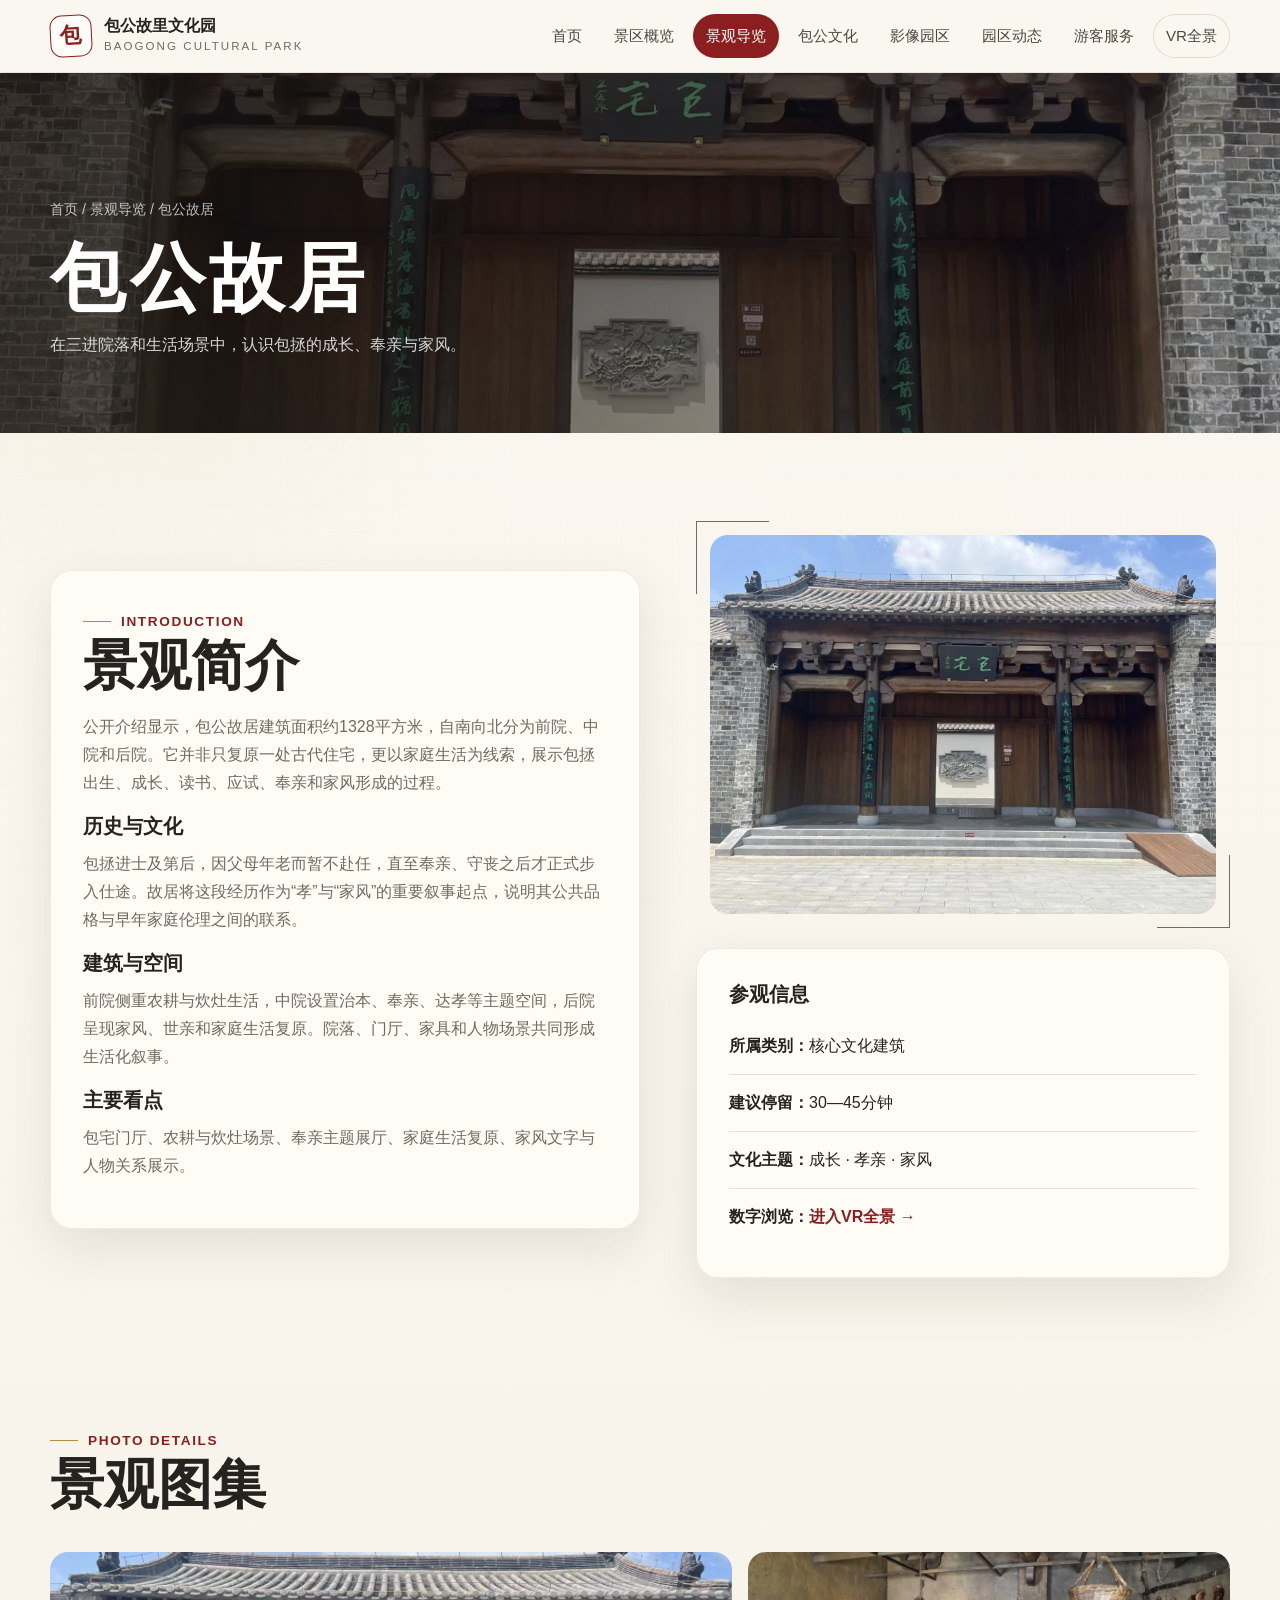
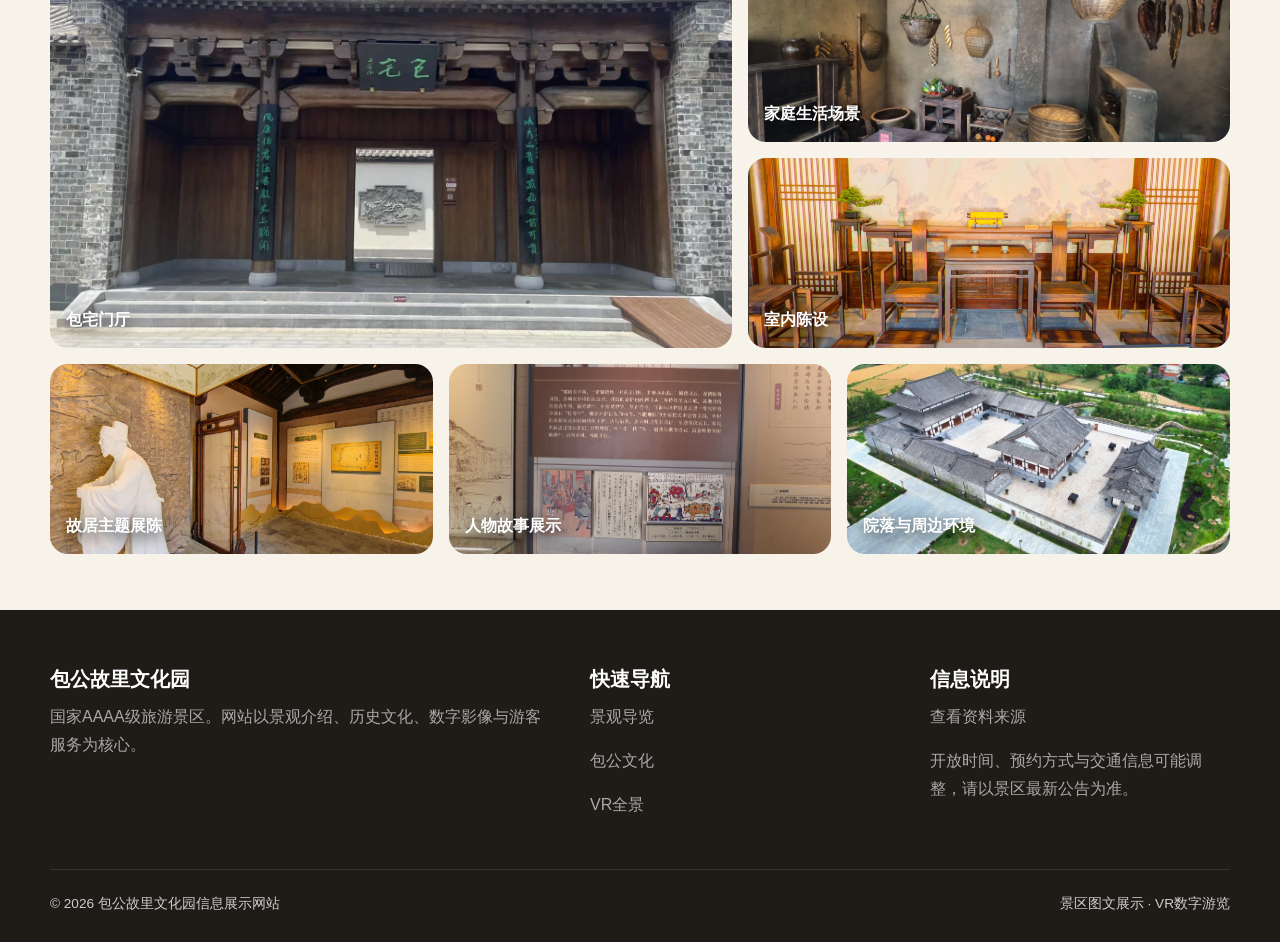
<file: residence.html>
<!DOCTYPE html>

<html lang="zh-CN">
<head>
<meta charset="utf-8"/>
<meta content="width=device-width, initial-scale=1.0" name="viewport"/>
<meta content="包公故居建筑布局、家风孝亲文化与展陈看点。" name="description"/>
<title>包公故居｜包公故里文化园</title>
<link href="assets/css/style.css" rel="stylesheet"/>
</head>
<body data-page="landscapes">
<header class="site-header">
<div class="container nav-wrap">
<a class="brand" href="index.html">
<span class="brand-mark">包</span>
<span class="brand-text">
<strong>包公故里文化园</strong>
<span>BAOGONG CULTURAL PARK</span>
</span>
</a>
<button aria-label="打开导航" class="nav-toggle">
<span></span><span></span><span></span>
</button>
<nav aria-label="主导航" class="nav-links">
<a data-page="home" href="index.html">首页</a>
<a data-page="overview" href="overview.html">景区概览</a>
<a data-page="landscapes" href="landscapes.html">景观导览</a>
<a data-page="culture" href="culture.html">包公文化</a>
<a data-page="gallery" href="gallery.html">影像园区</a>
<a data-page="news" href="news.html">园区动态</a><a data-page="service" href="service.html">游客服务</a>
<a class="vr-nav-link" data-vr-link="" href="https://www.720yun.com/vr/73djO5hvvf3" rel="noopener noreferrer" target="_blank">VR全景</a>
</nav>
</div>
</header>
<main>
<section class="page-hero" style="background-image:linear-gradient(90deg, rgba(24,17,11,.78), rgba(24,17,11,.24)),url('assets/images/residence-gate.webp')">
<div class="container">
<div class="breadcrumb">首页 / 景观导览 / 包公故居</div>
<h1>包公故居</h1>
<p>在三进院落和生活场景中，认识包拯的成长、奉亲与家风。</p>
</div>
</section>
<section class="section">
<div class="container split-grid">
<article class="paper-card content-card reveal">
<span class="eyebrow">INTRODUCTION</span>
<h2>景观简介</h2>
<p>公开介绍显示，包公故居建筑面积约1328平方米，自南向北分为前院、中院和后院。它并非只复原一处古代住宅，更以家庭生活为线索，展示包拯出生、成长、读书、应试、奉亲和家风形成的过程。</p>
<h3>历史与文化</h3>
<p>包拯进士及第后，因父母年老而暂不赴任，直至奉亲、守丧之后才正式步入仕途。故居将这段经历作为“孝”与“家风”的重要叙事起点，说明其公共品格与早年家庭伦理之间的联系。</p>
<h3>建筑与空间</h3>
<p>前院侧重农耕与炊灶生活，中院设置治本、奉亲、达孝等主题空间，后院呈现家风、世亲和家庭生活复原。院落、门厅、家具和人物场景共同形成生活化叙事。</p>
<h3>主要看点</h3>
<p>包宅门厅、农耕与炊灶场景、奉亲主题展厅、家庭生活复原、家风文字与人物关系展示。</p>
</article>
<div>
<div class="image-frame reveal"><img alt="包公故居" loading="lazy" src="assets/images/residence-gate.webp"/></div>
<div class="paper-card content-card reveal" style="margin-top:20px">
<h3>参观信息</h3>
<ul class="list-clean">
<li><strong>所属类别：</strong>核心文化建筑</li>
<li><strong>建议停留：</strong>30—45分钟</li>
<li><strong>文化主题：</strong>成长 · 孝亲 · 家风</li>
<li><strong>数字浏览：</strong><a class="text-link" href="https://www.720yun.com/vr/73djO5hvvf3" rel="noopener noreferrer" target="_blank">进入VR全景 →</a></li>
</ul>
</div>
</div>
</div>
</section>
<section class="section-tight">
<div class="container">
<div class="section-heading reveal">
<span class="eyebrow">PHOTO DETAILS</span>
<h2>景观图集</h2>
</div>
<div class="gallery-grid"><div class="gallery-item reveal"><img alt="包宅门厅" loading="lazy" src="assets/images/residence-gate.webp"/><span>包宅门厅</span></div>
<div class="gallery-item reveal"><img alt="家庭生活场景" loading="lazy" src="assets/images/residence-life.webp"/><span>家庭生活场景</span></div>
<div class="gallery-item reveal"><img alt="室内陈设" loading="lazy" src="assets/images/residence-room.webp"/><span>室内陈设</span></div>
<div class="gallery-item reveal"><img alt="故居主题展陈" loading="lazy" src="assets/images/residence-exhibition.webp"/><span>故居主题展陈</span></div>
<div class="gallery-item reveal"><img alt="人物故事展示" loading="lazy" src="assets/images/exhibit-01.webp"/><span>人物故事展示</span></div>
<div class="gallery-item reveal"><img alt="院落与周边环境" loading="lazy" src="assets/images/aerial-06.webp"/><span>院落与周边环境</span></div></div>
</div>
</section>
</main>
<footer class="footer">
<div class="container">
<div class="footer-grid">
<div>
<h3>包公故里文化园</h3>
<p>国家AAAA级旅游景区。网站以景观介绍、历史文化、数字影像与游客服务为核心。</p>
</div>
<div>
<h3>快速导航</h3>
<p><a href="landscapes.html">景观导览</a></p>
<p><a href="culture.html">包公文化</a></p>
<p><a href="https://www.720yun.com/vr/73djO5hvvf3" rel="noopener noreferrer" target="_blank">VR全景</a></p>
</div>
<div>
<h3>信息说明</h3>
<p><a href="sources.html">查看资料来源</a></p>
<p>开放时间、预约方式与交通信息可能调整，请以景区最新公告为准。</p>
</div>
</div>
<div class="footer-bottom">
<span>© 2026 包公故里文化园信息展示网站</span>
<span>景区图文展示 · VR数字游览</span>
</div>
</div>
</footer>
<div class="toast" role="status"></div>
<script src="assets/js/main.js"></script>
</body>
</html>
</file>
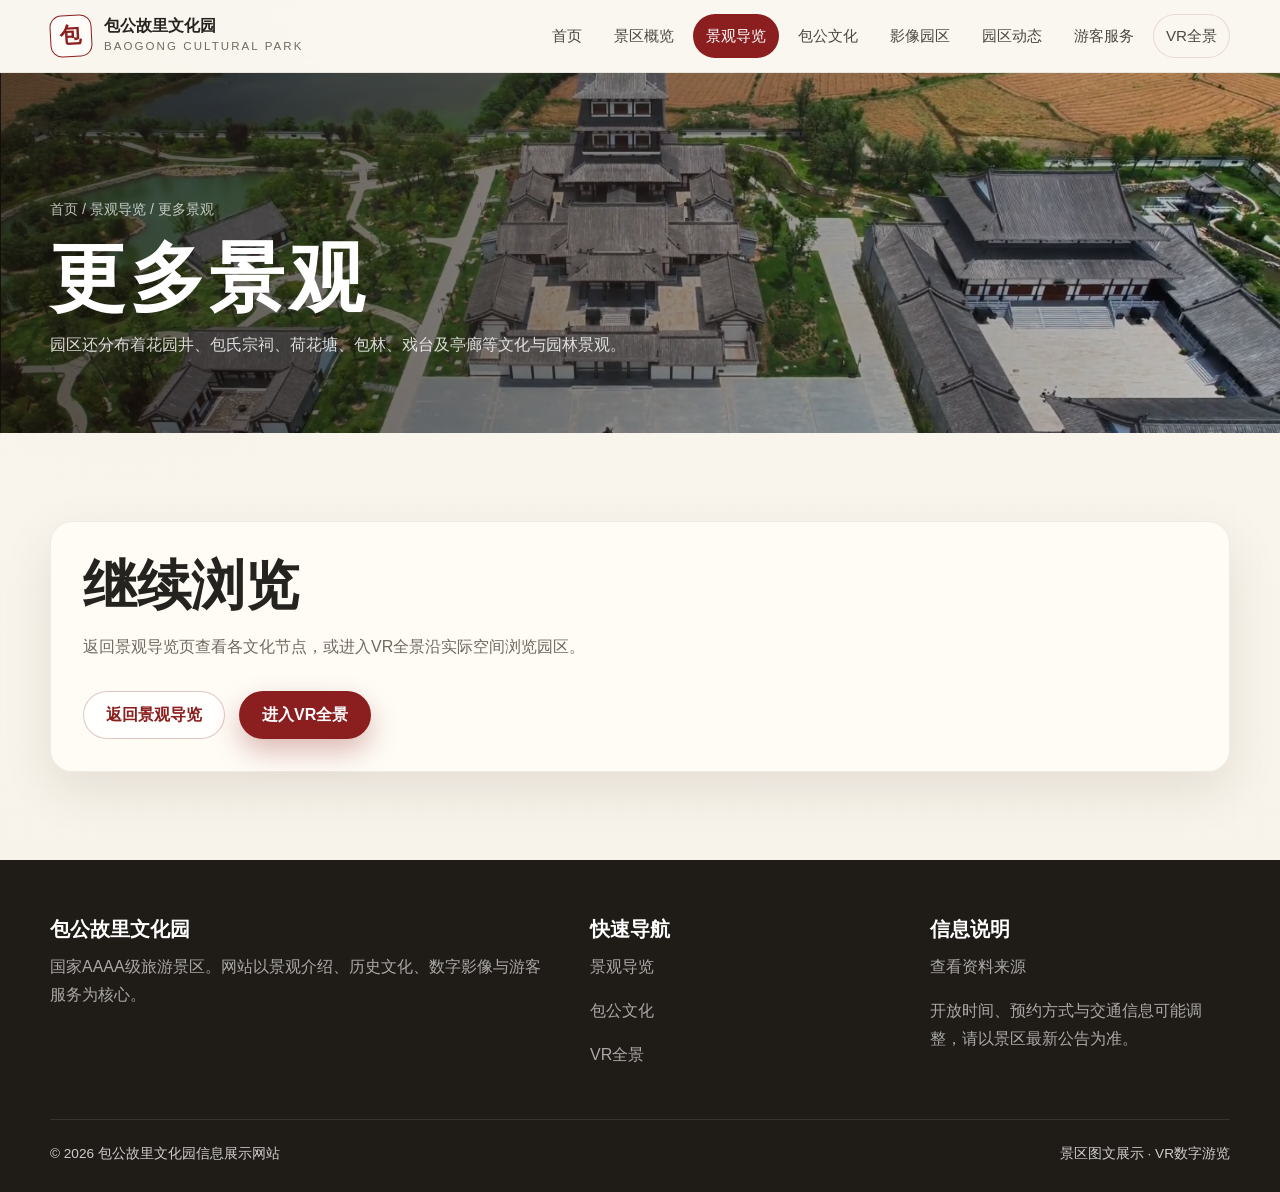
<file: scenic-detail.html>
<!DOCTYPE html>

<html lang="zh-CN">
<head>
<meta charset="utf-8"/>
<meta content="width=device-width, initial-scale=1.0" name="viewport"/>
<meta content="包公故里文化园更多文化与园林景观。" name="description"/>
<title>更多景观｜包公故里文化园</title>
<link href="assets/css/style.css" rel="stylesheet"/>
</head>
<body data-page="landscapes">
<header class="site-header">
<div class="container nav-wrap">
<a class="brand" href="index.html">
<span class="brand-mark">包</span>
<span class="brand-text">
<strong>包公故里文化园</strong>
<span>BAOGONG CULTURAL PARK</span>
</span>
</a>
<button aria-label="打开导航" class="nav-toggle">
<span></span><span></span><span></span>
</button>
<nav aria-label="主导航" class="nav-links">
<a data-page="home" href="index.html">首页</a>
<a data-page="overview" href="overview.html">景区概览</a>
<a data-page="landscapes" href="landscapes.html">景观导览</a>
<a data-page="culture" href="culture.html">包公文化</a>
<a data-page="gallery" href="gallery.html">影像园区</a>
<a data-page="news" href="news.html">园区动态</a><a data-page="service" href="service.html">游客服务</a>
<a class="vr-nav-link" data-vr-link="" href="https://www.720yun.com/vr/73djO5hvvf3" rel="noopener noreferrer" target="_blank">VR全景</a>
</nav>
</div>
</header>
<main>
<section class="page-hero">
<div class="container">
<div class="breadcrumb">首页 / 景观导览 / 更多景观</div>
<h1>更多景观</h1>
<p>园区还分布着花园井、包氏宗祠、荷花塘、包林、戏台及亭廊等文化与园林景观。</p>
</div>
</section>
<section class="section">
<div class="container paper-card content-card reveal">
<h2>继续浏览</h2>
<p>返回景观导览页查看各文化节点，或进入VR全景沿实际空间浏览园区。</p>
<div class="hero-actions">
<a class="btn btn-outline" href="landscapes.html">返回景观导览</a>
<a class="btn btn-primary" href="https://www.720yun.com/vr/73djO5hvvf3" rel="noopener noreferrer" target="_blank">进入VR全景</a>
</div>
</div>
</section>
</main>
<footer class="footer">
<div class="container">
<div class="footer-grid">
<div>
<h3>包公故里文化园</h3>
<p>国家AAAA级旅游景区。网站以景观介绍、历史文化、数字影像与游客服务为核心。</p>
</div>
<div>
<h3>快速导航</h3>
<p><a href="landscapes.html">景观导览</a></p>
<p><a href="culture.html">包公文化</a></p>
<p><a href="https://www.720yun.com/vr/73djO5hvvf3" rel="noopener noreferrer" target="_blank">VR全景</a></p>
</div>
<div>
<h3>信息说明</h3>
<p><a href="sources.html">查看资料来源</a></p>
<p>开放时间、预约方式与交通信息可能调整，请以景区最新公告为准。</p>
</div>
</div>
<div class="footer-bottom">
<span>© 2026 包公故里文化园信息展示网站</span>
<span>景区图文展示 · VR数字游览</span>
</div>
</div>
</footer>
<div class="toast" role="status"></div>
<script src="assets/js/main.js"></script>
</body>
</html>
</file>
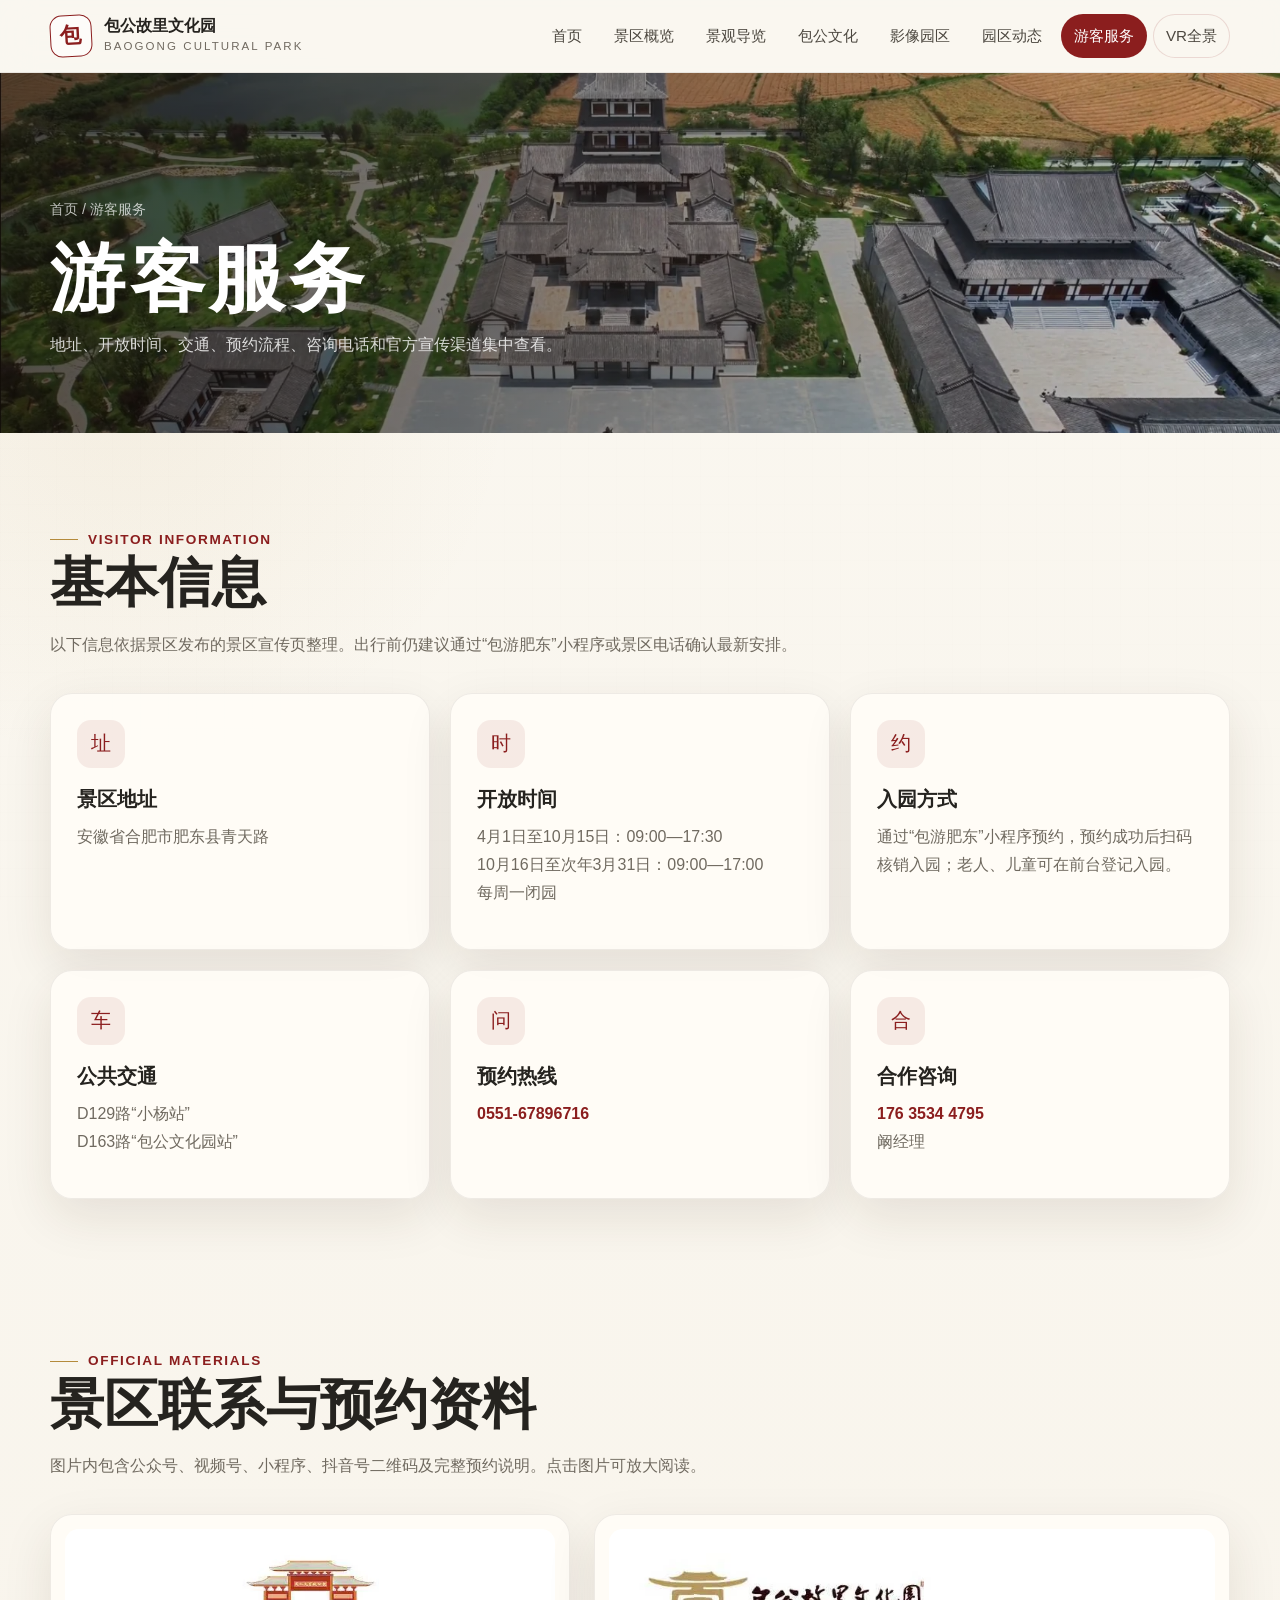
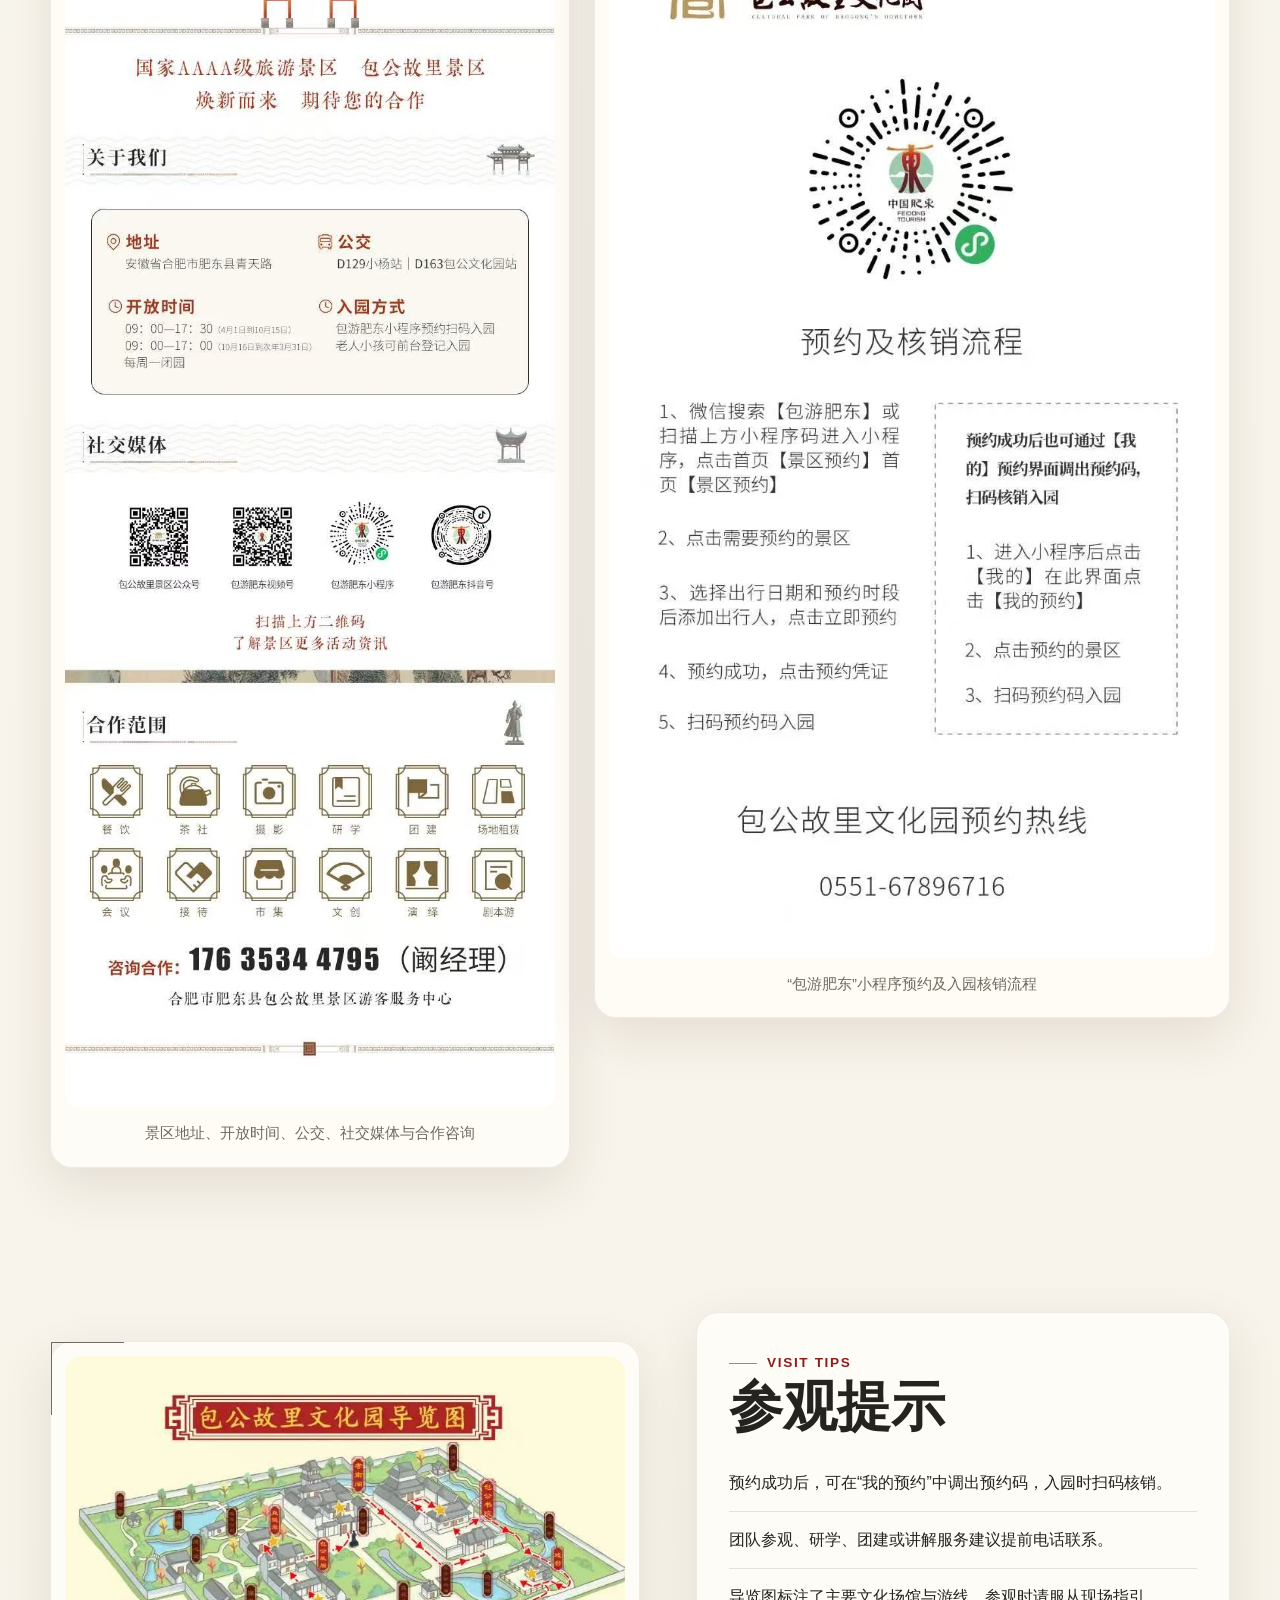
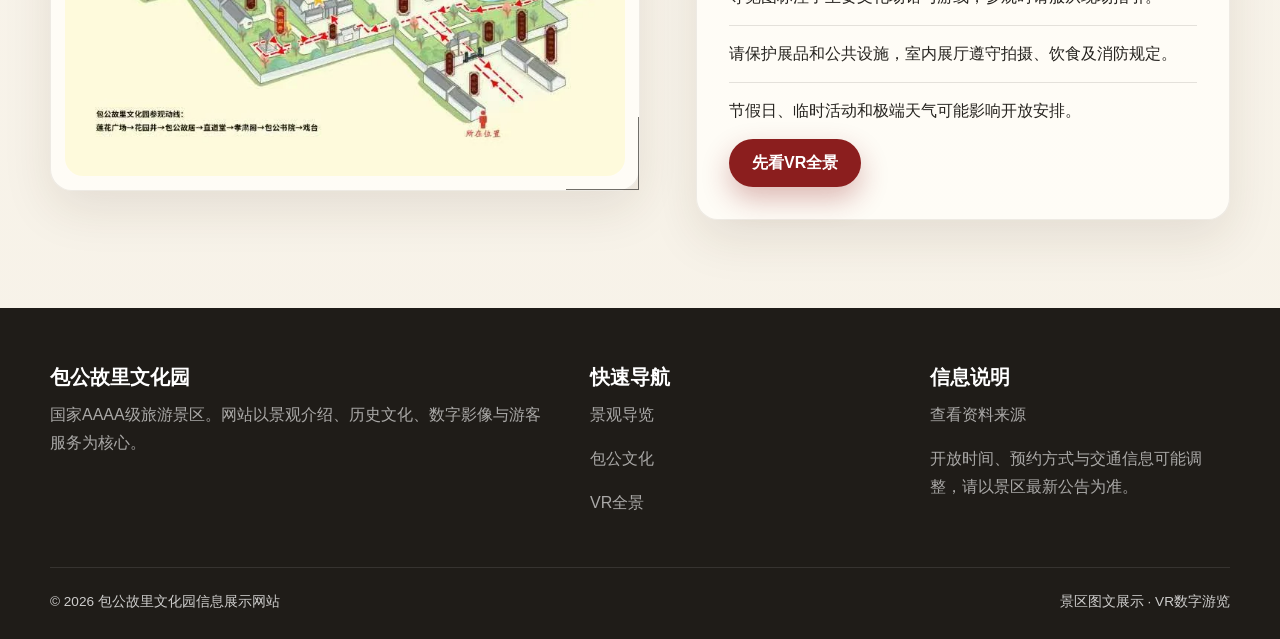
<file: service.html>
<!DOCTYPE html>

<html lang="zh-CN">
<head>
<meta charset="utf-8"/>
<meta content="width=device-width, initial-scale=1.0" name="viewport"/>
<meta content="包公故里文化园地址、开放时间、公交、预约流程与咨询电话。" name="description"/>
<title>游客服务｜包公故里文化园</title>
<link href="assets/css/style.css" rel="stylesheet"/>
</head>
<body data-page="service">
<header class="site-header">
<div class="container nav-wrap">
<a class="brand" href="index.html">
<span class="brand-mark">包</span>
<span class="brand-text">
<strong>包公故里文化园</strong>
<span>BAOGONG CULTURAL PARK</span>
</span>
</a>
<button aria-label="打开导航" class="nav-toggle">
<span></span><span></span><span></span>
</button>
<nav aria-label="主导航" class="nav-links">
<a data-page="home" href="index.html">首页</a>
<a data-page="overview" href="overview.html">景区概览</a>
<a data-page="landscapes" href="landscapes.html">景观导览</a>
<a data-page="culture" href="culture.html">包公文化</a>
<a data-page="gallery" href="gallery.html">影像园区</a>
<a data-page="news" href="news.html">园区动态</a><a data-page="service" href="service.html">游客服务</a>
<a class="vr-nav-link" data-vr-link="" href="https://www.720yun.com/vr/73djO5hvvf3" rel="noopener noreferrer" target="_blank">VR全景</a>
</nav>
</div>
</header>
<main>
<section class="page-hero">
<div class="container">
<div class="breadcrumb">首页 / 游客服务</div>
<h1>游客服务</h1>
<p>地址、开放时间、交通、预约流程、咨询电话和官方宣传渠道集中查看。</p>
</div>
</section>
<section class="section">
<div class="container">
<div class="section-heading reveal">
<span class="eyebrow">VISITOR INFORMATION</span>
<h2>基本信息</h2>
<p>以下信息依据景区发布的景区宣传页整理。出行前仍建议通过“包游肥东”小程序或景区电话确认最新安排。</p>
</div>
<div class="service-grid">
<article class="paper-card service-card reveal">
<div class="service-icon">址</div><h3>景区地址</h3>
<p>安徽省合肥市肥东县青天路</p>
</article>
<article class="paper-card service-card reveal">
<div class="service-icon">时</div><h3>开放时间</h3>
<p>4月1日至10月15日：09:00—17:30<br/>10月16日至次年3月31日：09:00—17:00<br/>每周一闭园</p>
</article>
<article class="paper-card service-card reveal">
<div class="service-icon">约</div><h3>入园方式</h3>
<p>通过“包游肥东”小程序预约，预约成功后扫码核销入园；老人、儿童可在前台登记入园。</p>
</article>
<article class="paper-card service-card reveal">
<div class="service-icon">车</div><h3>公共交通</h3>
<p>D129路“小杨站”<br/>D163路“包公文化园站”</p>
</article>
<article class="paper-card service-card reveal">
<div class="service-icon">问</div><h3>预约热线</h3>
<p><a class="text-link" href="tel:055167896716">0551-67896716</a></p>
</article>
<article class="paper-card service-card reveal">
<div class="service-icon">合</div><h3>合作咨询</h3>
<p><a class="text-link" href="tel:17635344795">176 3534 4795</a><br/>阚经理</p>
</article>
</div>
</div>
</section>
<section class="section-tight">
<div class="container">
<div class="section-heading reveal">
<span class="eyebrow">OFFICIAL MATERIALS</span>
<h2>景区联系与预约资料</h2>
<p>图片内包含公众号、视频号、小程序、抖音号二维码及完整预约说明。点击图片可放大阅读。</p>
</div>
<div class="official-poster-grid">
<figure class="paper-card poster-card reveal">
<img alt="包公故里景区关于我们、联系方式和社交媒体二维码" class="zoomable" data-full="assets/images/visitor-contact-poster.webp" loading="lazy" src="assets/images/visitor-contact-poster.webp"/>
<figcaption>景区地址、开放时间、公交、社交媒体与合作咨询</figcaption>
</figure>
<figure class="paper-card poster-card reveal">
<img alt="包游肥东小程序预约及核销流程" class="zoomable" data-full="assets/images/reservation-guide.webp" loading="lazy" src="assets/images/reservation-guide.webp"/>
<figcaption>“包游肥东”小程序预约及入园核销流程</figcaption>
</figure>
</div>
</div>
</section>
<section class="section">
<div class="container split-grid">
<div class="paper-card image-frame reveal">
<img alt="包公故里文化园官方导览图" class="zoomable" data-full="assets/images/official-guide-map.webp" loading="lazy" src="assets/images/official-guide-map.webp"/>
</div>
<div class="paper-card content-card reveal">
<span class="eyebrow">VISIT TIPS</span>
<h2>参观提示</h2>
<ul class="list-clean">
<li>预约成功后，可在“我的预约”中调出预约码，入园时扫码核销。</li>
<li>团队参观、研学、团建或讲解服务建议提前电话联系。</li>
<li>导览图标注了主要文化场馆与游线，参观时请服从现场指引。</li>
<li>请保护展品和公共设施，室内展厅遵守拍摄、饮食及消防规定。</li>
<li>节假日、临时活动和极端天气可能影响开放安排。</li>
</ul>
<a class="btn btn-primary" href="https://www.720yun.com/vr/73djO5hvvf3" rel="noopener noreferrer" target="_blank">先看VR全景</a>
</div>
</div>
</section>
</main>
<footer class="footer">
<div class="container">
<div class="footer-grid">
<div>
<h3>包公故里文化园</h3>
<p>国家AAAA级旅游景区。网站以景观介绍、历史文化、数字影像与游客服务为核心。</p>
</div>
<div>
<h3>快速导航</h3>
<p><a href="landscapes.html">景观导览</a></p>
<p><a href="culture.html">包公文化</a></p>
<p><a href="https://www.720yun.com/vr/73djO5hvvf3" rel="noopener noreferrer" target="_blank">VR全景</a></p>
</div>
<div>
<h3>信息说明</h3>
<p><a href="sources.html">查看资料来源</a></p>
<p>开放时间、预约方式与交通信息可能调整，请以景区最新公告为准。</p>
</div>
</div>
<div class="footer-bottom">
<span>© 2026 包公故里文化园信息展示网站</span>
<span>景区图文展示 · VR数字游览</span>
</div>
</div>
</footer>
<div class="toast" role="status"></div>
<script src="assets/js/main.js"></script>
</body>
</html>
</file>
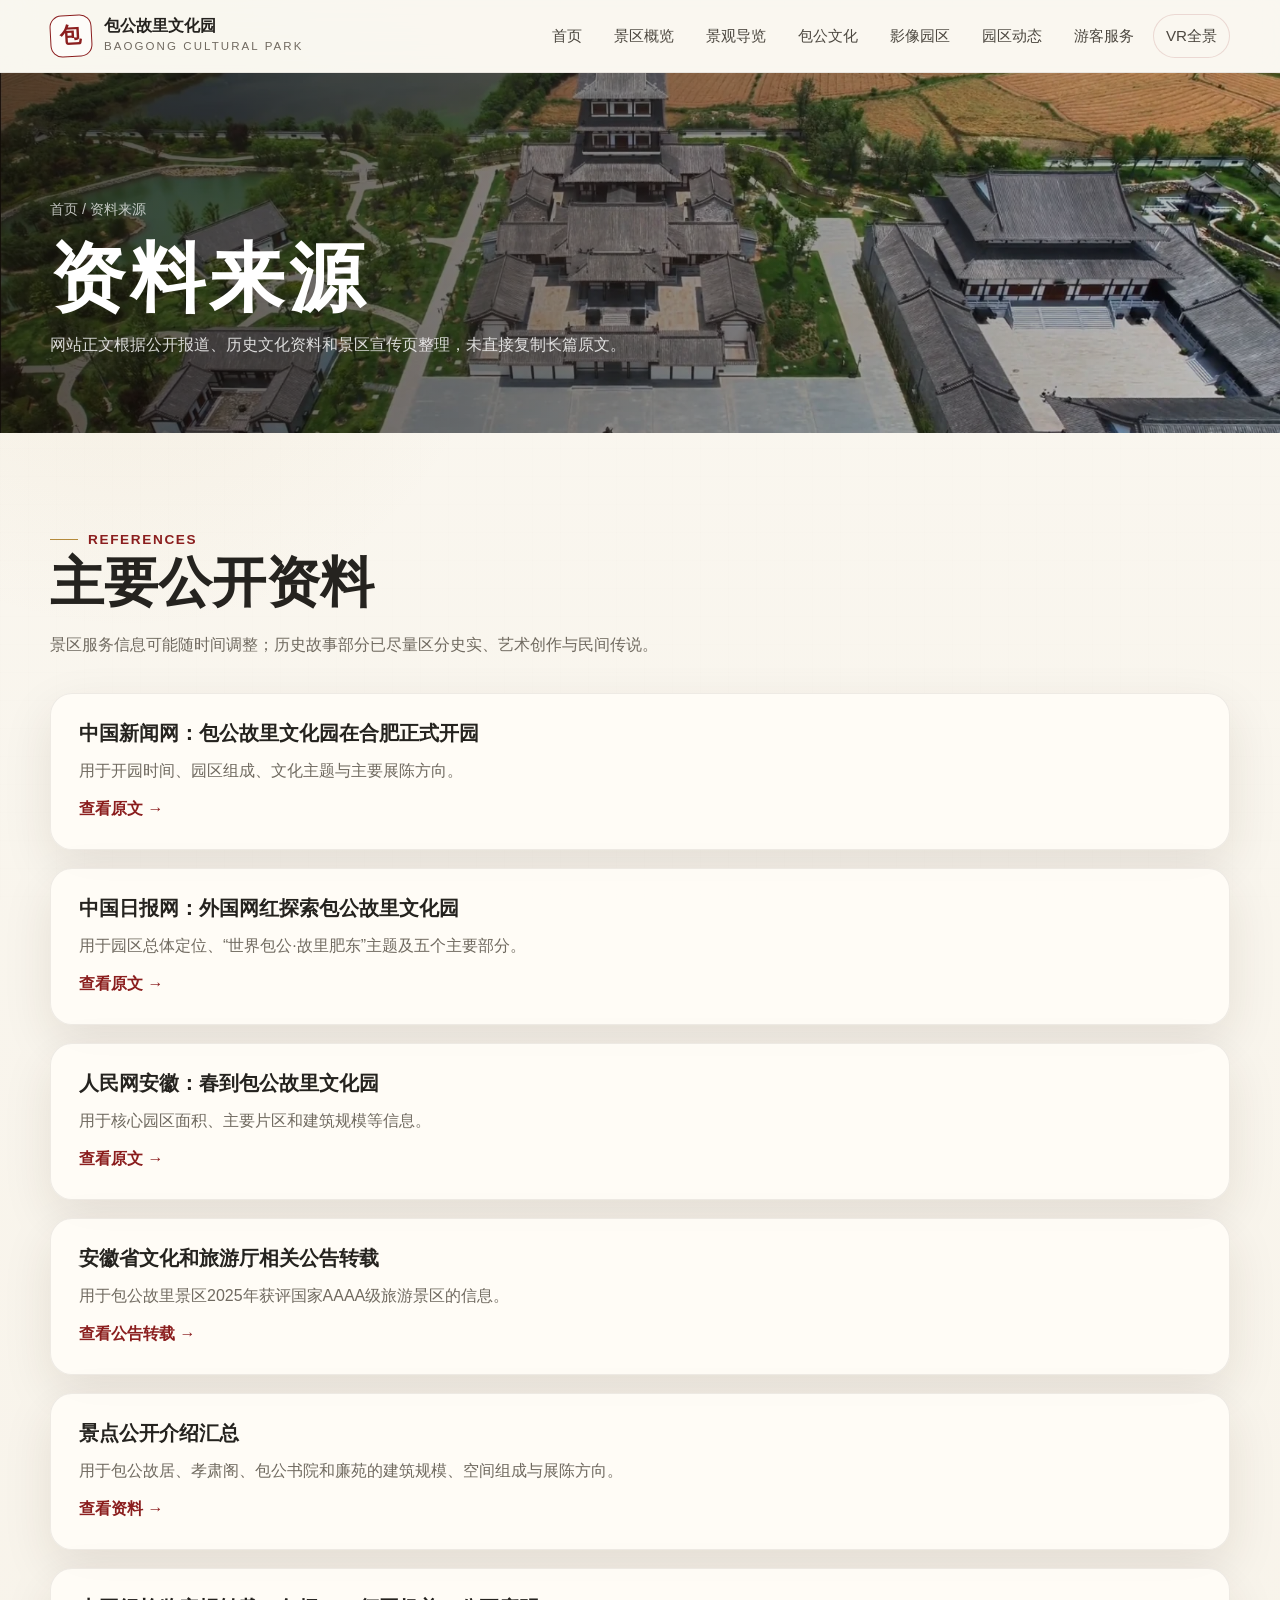
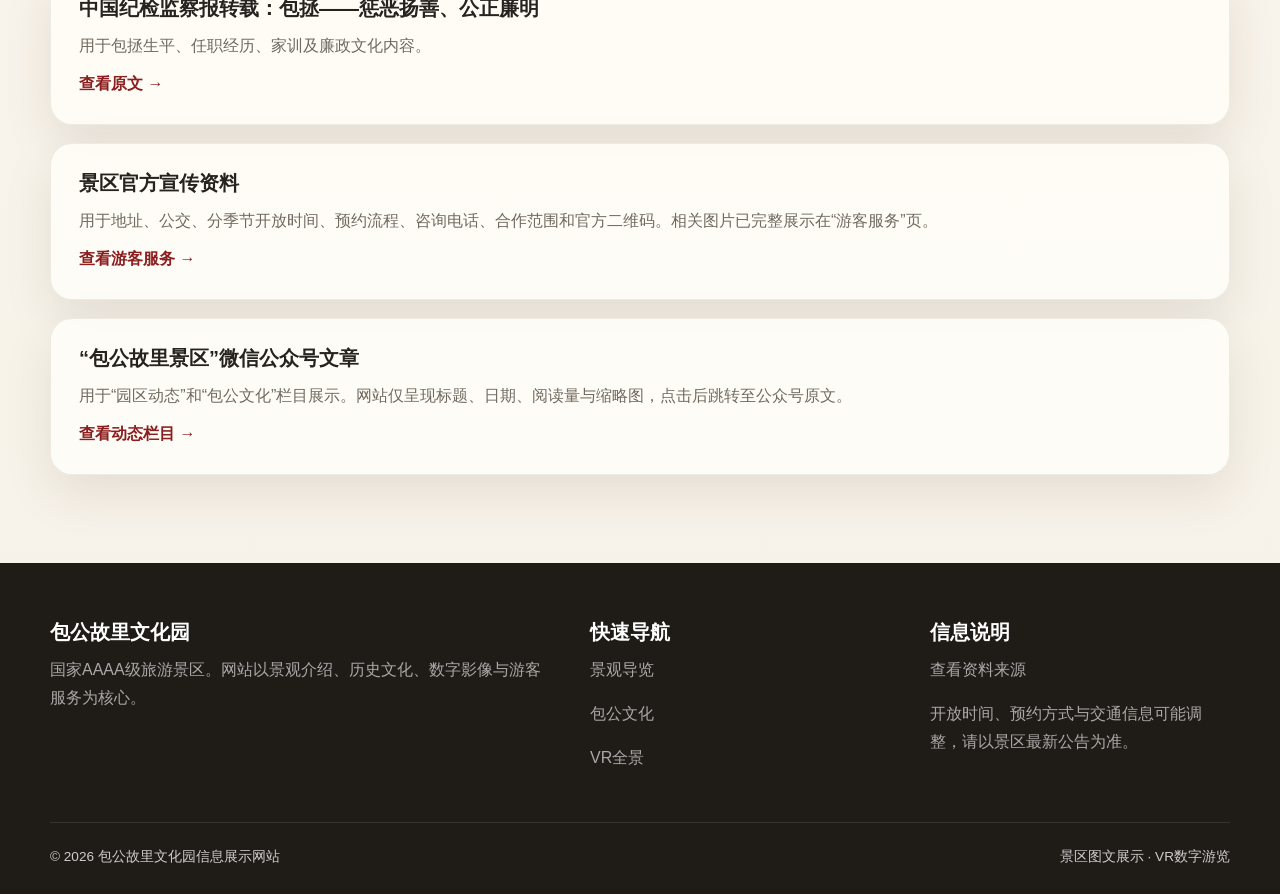
<file: sources.html>
<!DOCTYPE html>

<html lang="zh-CN">
<head>
<meta charset="utf-8"/>
<meta content="width=device-width, initial-scale=1.0" name="viewport"/>
<meta content="包公故里文化园网站正文资料来源与信息说明。" name="description"/>
<title>资料来源｜包公故里文化园</title>
<link href="assets/css/style.css" rel="stylesheet"/>
</head>
<body data-page="">
<header class="site-header">
<div class="container nav-wrap">
<a class="brand" href="index.html">
<span class="brand-mark">包</span>
<span class="brand-text">
<strong>包公故里文化园</strong>
<span>BAOGONG CULTURAL PARK</span>
</span>
</a>
<button aria-label="打开导航" class="nav-toggle">
<span></span><span></span><span></span>
</button>
<nav aria-label="主导航" class="nav-links">
<a data-page="home" href="index.html">首页</a>
<a data-page="overview" href="overview.html">景区概览</a>
<a data-page="landscapes" href="landscapes.html">景观导览</a>
<a data-page="culture" href="culture.html">包公文化</a>
<a data-page="gallery" href="gallery.html">影像园区</a>
<a data-page="news" href="news.html">园区动态</a><a data-page="service" href="service.html">游客服务</a>
<a class="vr-nav-link" data-vr-link="" href="https://www.720yun.com/vr/73djO5hvvf3" rel="noopener noreferrer" target="_blank">VR全景</a>
</nav>
</div>
</header>
<main>
<section class="page-hero">
<div class="container">
<div class="breadcrumb">首页 / 资料来源</div>
<h1>资料来源</h1>
<p>网站正文根据公开报道、历史文化资料和景区宣传页整理，未直接复制长篇原文。</p>
</div>
</section>
<section class="section">
<div class="container">
<div class="section-heading reveal">
<span class="eyebrow">REFERENCES</span>
<h2>主要公开资料</h2>
<p>景区服务信息可能随时间调整；历史故事部分已尽量区分史实、艺术创作与民间传说。</p>
</div>
<div class="source-list">
<article class="paper-card source-card reveal">
<h3>中国新闻网：包公故里文化园在合肥正式开园</h3>
<p>用于开园时间、园区组成、文化主题与主要展陈方向。</p>
<a class="text-link" href="https://www.chinanews.com.cn/sh/2023/03-16/9973178.shtml" rel="noopener noreferrer" target="_blank">查看原文 →</a>
</article>
<article class="paper-card source-card reveal">
<h3>中国日报网：外国网红探索包公故里文化园</h3>
<p>用于园区总体定位、“世界包公·故里肥东”主题及五个主要部分。</p>
<a class="text-link" href="https://cn.chinadaily.com.cn/a/202409/24/WS66f23002a310a792b3abdb96.html" rel="noopener noreferrer" target="_blank">查看原文 →</a>
</article>
<article class="paper-card source-card reveal">
<h3>人民网安徽：春到包公故里文化园</h3>
<p>用于核心园区面积、主要片区和建筑规模等信息。</p>
<a class="text-link" href="https://ah.people.com.cn/n2/2024/0401/c227131-40795894.html" rel="noopener noreferrer" target="_blank">查看原文 →</a>
</article>
<article class="paper-card source-card reveal">
<h3>安徽省文化和旅游厅相关公告转载</h3>
<p>用于包公故里景区2025年获评国家AAAA级旅游景区的信息。</p>
<a class="text-link" href="https://ah.ifeng.com/c/8jDz0Jd3DyN" rel="noopener noreferrer" target="_blank">查看公告转载 →</a>
</article>
<article class="paper-card source-card reveal">
<h3>景点公开介绍汇总</h3>
<p>用于包公故居、孝肃阁、包公书院和廉苑的建筑规模、空间组成与展陈方向。</p>
<a class="text-link" href="https://hf.bendibao.com/tour/20231128/94522.shtm" rel="noopener noreferrer" target="_blank">查看资料 →</a>
</article>
<article class="paper-card source-card reveal">
<h3>中国纪检监察报转载：包拯——惩恶扬善、公正廉明</h3>
<p>用于包拯生平、任职经历、家训及廉政文化内容。</p>
<a class="text-link" href="https://www.teda.gov.cn/contents/562/63407.html" rel="noopener noreferrer" target="_blank">查看原文 →</a>
</article>
<article class="paper-card source-card reveal">
<h3>景区官方宣传资料</h3>
<p>用于地址、公交、分季节开放时间、预约流程、咨询电话、合作范围和官方二维码。相关图片已完整展示在“游客服务”页。</p>
<a class="text-link" href="service.html">查看游客服务 →</a>
</article>
<article class="paper-card source-card reveal wechat-source-card">
<h3>“包公故里景区”微信公众号文章</h3>
<p>用于“园区动态”和“包公文化”栏目展示。网站仅呈现标题、日期、阅读量与缩略图，点击后跳转至公众号原文。</p>
<a class="text-link" href="news.html">查看动态栏目 →</a>
</article></div>
</div>
</section>
</main>
<footer class="footer">
<div class="container">
<div class="footer-grid">
<div>
<h3>包公故里文化园</h3>
<p>国家AAAA级旅游景区。网站以景观介绍、历史文化、数字影像与游客服务为核心。</p>
</div>
<div>
<h3>快速导航</h3>
<p><a href="landscapes.html">景观导览</a></p>
<p><a href="culture.html">包公文化</a></p>
<p><a href="https://www.720yun.com/vr/73djO5hvvf3" rel="noopener noreferrer" target="_blank">VR全景</a></p>
</div>
<div>
<h3>信息说明</h3>
<p><a href="sources.html">查看资料来源</a></p>
<p>开放时间、预约方式与交通信息可能调整，请以景区最新公告为准。</p>
</div>
</div>
<div class="footer-bottom">
<span>© 2026 包公故里文化园信息展示网站</span>
<span>景区图文展示 · VR数字游览</span>
</div>
</div>
</footer>
<div class="toast" role="status"></div>
<script src="assets/js/main.js"></script>
</body>
</html>
</file>
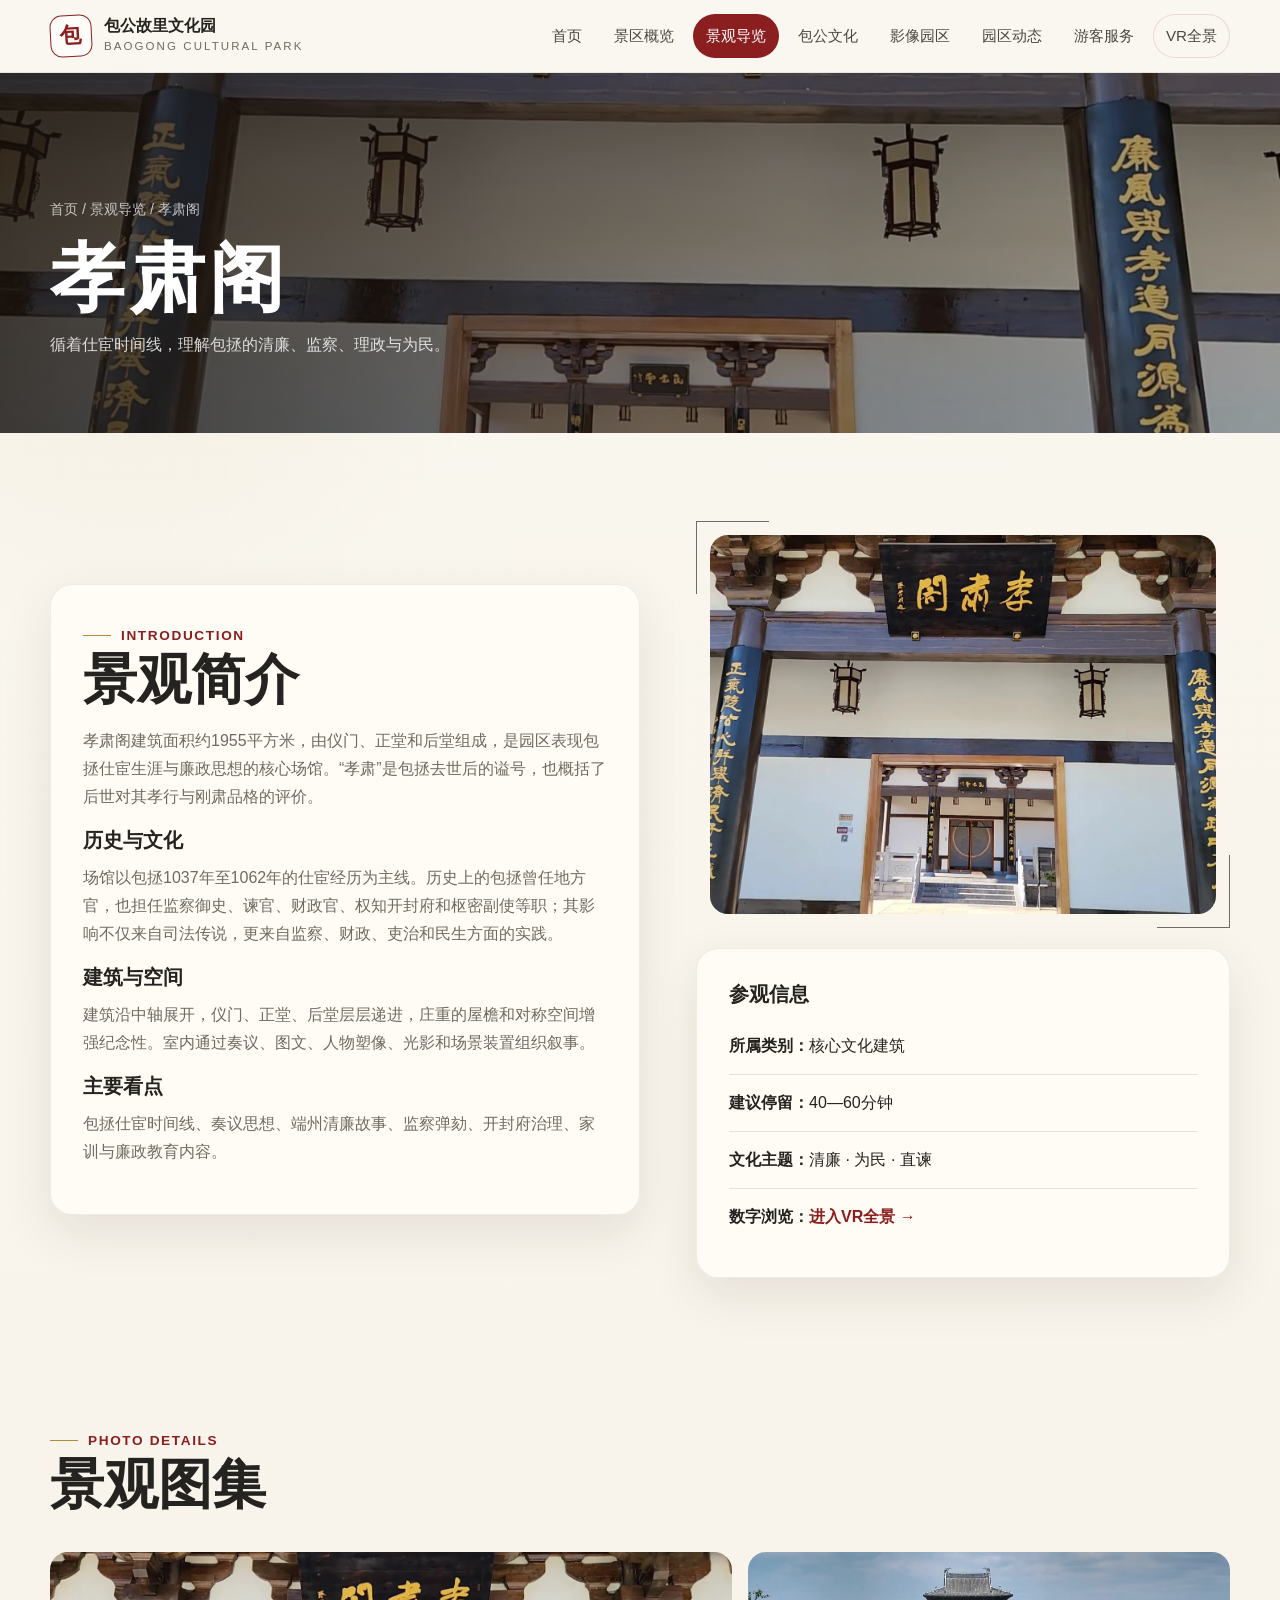
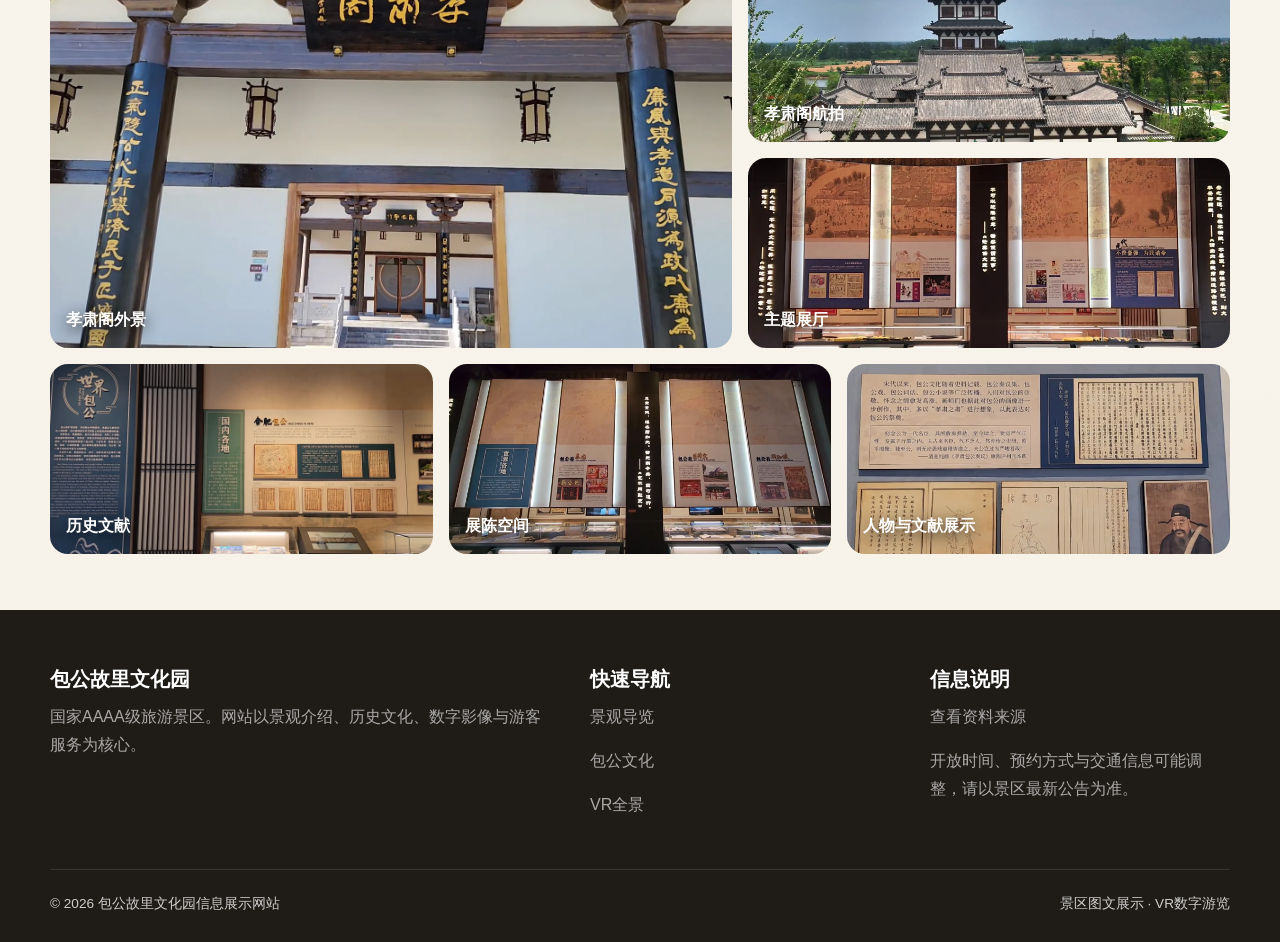
<file: xiaosu.html>
<!DOCTYPE html>

<html lang="zh-CN">
<head>
<meta charset="utf-8"/>
<meta content="width=device-width, initial-scale=1.0" name="viewport"/>
<meta content="孝肃阁建筑、包拯仕宦生涯与廉政文化介绍。" name="description"/>
<title>孝肃阁｜包公故里文化园</title>
<link href="assets/css/style.css" rel="stylesheet"/>
</head>
<body data-page="landscapes">
<header class="site-header">
<div class="container nav-wrap">
<a class="brand" href="index.html">
<span class="brand-mark">包</span>
<span class="brand-text">
<strong>包公故里文化园</strong>
<span>BAOGONG CULTURAL PARK</span>
</span>
</a>
<button aria-label="打开导航" class="nav-toggle">
<span></span><span></span><span></span>
</button>
<nav aria-label="主导航" class="nav-links">
<a data-page="home" href="index.html">首页</a>
<a data-page="overview" href="overview.html">景区概览</a>
<a data-page="landscapes" href="landscapes.html">景观导览</a>
<a data-page="culture" href="culture.html">包公文化</a>
<a data-page="gallery" href="gallery.html">影像园区</a>
<a data-page="news" href="news.html">园区动态</a><a data-page="service" href="service.html">游客服务</a>
<a class="vr-nav-link" data-vr-link="" href="https://www.720yun.com/vr/73djO5hvvf3" rel="noopener noreferrer" target="_blank">VR全景</a>
</nav>
</div>
</header>
<main>
<section class="page-hero" style="background-image:linear-gradient(90deg, rgba(24,17,11,.78), rgba(24,17,11,.24)),url('assets/images/xiaosu-pavilion.webp')">
<div class="container">
<div class="breadcrumb">首页 / 景观导览 / 孝肃阁</div>
<h1>孝肃阁</h1>
<p>循着仕宦时间线，理解包拯的清廉、监察、理政与为民。</p>
</div>
</section>
<section class="section">
<div class="container split-grid">
<article class="paper-card content-card reveal">
<span class="eyebrow">INTRODUCTION</span>
<h2>景观简介</h2>
<p>孝肃阁建筑面积约1955平方米，由仪门、正堂和后堂组成，是园区表现包拯仕宦生涯与廉政思想的核心场馆。“孝肃”是包拯去世后的谥号，也概括了后世对其孝行与刚肃品格的评价。</p>
<h3>历史与文化</h3>
<p>场馆以包拯1037年至1062年的仕宦经历为主线。历史上的包拯曾任地方官，也担任监察御史、谏官、财政官、权知开封府和枢密副使等职；其影响不仅来自司法传说，更来自监察、财政、吏治和民生方面的实践。</p>
<h3>建筑与空间</h3>
<p>建筑沿中轴展开，仪门、正堂、后堂层层递进，庄重的屋檐和对称空间增强纪念性。室内通过奏议、图文、人物塑像、光影和场景装置组织叙事。</p>
<h3>主要看点</h3>
<p>包拯仕宦时间线、奏议思想、端州清廉故事、监察弹劾、开封府治理、家训与廉政教育内容。</p>
</article>
<div>
<div class="image-frame reveal"><img alt="孝肃阁" loading="lazy" src="assets/images/xiaosu-pavilion.webp"/></div>
<div class="paper-card content-card reveal" style="margin-top:20px">
<h3>参观信息</h3>
<ul class="list-clean">
<li><strong>所属类别：</strong>核心文化建筑</li>
<li><strong>建议停留：</strong>40—60分钟</li>
<li><strong>文化主题：</strong>清廉 · 为民 · 直谏</li>
<li><strong>数字浏览：</strong><a class="text-link" href="https://www.720yun.com/vr/73djO5hvvf3" rel="noopener noreferrer" target="_blank">进入VR全景 →</a></li>
</ul>
</div>
</div>
</div>
</section>
<section class="section-tight">
<div class="container">
<div class="section-heading reveal">
<span class="eyebrow">PHOTO DETAILS</span>
<h2>景观图集</h2>
</div>
<div class="gallery-grid"><div class="gallery-item reveal"><img alt="孝肃阁外景" loading="lazy" src="assets/images/xiaosu-pavilion.webp"/><span>孝肃阁外景</span></div>
<div class="gallery-item reveal"><img alt="孝肃阁航拍" loading="lazy" src="assets/images/aerial-04.webp"/><span>孝肃阁航拍</span></div>
<div class="gallery-item reveal"><img alt="主题展厅" loading="lazy" src="assets/images/exhibit-07.webp"/><span>主题展厅</span></div>
<div class="gallery-item reveal"><img alt="历史文献" loading="lazy" src="assets/images/exhibit-06.webp"/><span>历史文献</span></div>
<div class="gallery-item reveal"><img alt="展陈空间" loading="lazy" src="assets/images/exhibit-08.webp"/><span>展陈空间</span></div>
<div class="gallery-item reveal"><img alt="人物与文献展示" loading="lazy" src="assets/images/exhibit-09.webp"/><span>人物与文献展示</span></div></div>
</div>
</section>
</main>
<footer class="footer">
<div class="container">
<div class="footer-grid">
<div>
<h3>包公故里文化园</h3>
<p>国家AAAA级旅游景区。网站以景观介绍、历史文化、数字影像与游客服务为核心。</p>
</div>
<div>
<h3>快速导航</h3>
<p><a href="landscapes.html">景观导览</a></p>
<p><a href="culture.html">包公文化</a></p>
<p><a href="https://www.720yun.com/vr/73djO5hvvf3" rel="noopener noreferrer" target="_blank">VR全景</a></p>
</div>
<div>
<h3>信息说明</h3>
<p><a href="sources.html">查看资料来源</a></p>
<p>开放时间、预约方式与交通信息可能调整，请以景区最新公告为准。</p>
</div>
</div>
<div class="footer-bottom">
<span>© 2026 包公故里文化园信息展示网站</span>
<span>景区图文展示 · VR数字游览</span>
</div>
</div>
</footer>
<div class="toast" role="status"></div>
<script src="assets/js/main.js"></script>
</body>
</html>
</file>
<file: assets/css/style.css>
:root {
  --bg: #f7f2e8;
  --paper: #fffdf8;
  --ink: #25231f;
  --muted: #706a60;
  --red: #8b1e1e;
  --red-dark: #651414;
  --gold: #b48a3b;
  --line: rgba(37, 35, 31, 0.12);
  --shadow: 0 18px 50px rgba(57, 43, 22, 0.10);
  --radius: 22px;
  --container: 1180px;
}

* { box-sizing: border-box; }

html {
  scroll-behavior: smooth;
}

body {
  margin: 0;
  font-family: "Microsoft YaHei", "PingFang SC", "Noto Sans CJK SC", sans-serif;
  color: var(--ink);
  background:
    radial-gradient(circle at 10% 10%, rgba(180, 138, 59, .08), transparent 24rem),
    linear-gradient(180deg, #faf7f0 0%, var(--bg) 100%);
  line-height: 1.75;
}

body::before {
  content: "";
  position: fixed;
  inset: 0;
  pointer-events: none;
  opacity: .17;
  background-image:
    linear-gradient(90deg, rgba(90,70,40,.04) 1px, transparent 1px),
    linear-gradient(rgba(90,70,40,.04) 1px, transparent 1px);
  background-size: 28px 28px;
  z-index: -1;
}

img {
  max-width: 100%;
  display: block;
}

a {
  color: inherit;
  text-decoration: none;
}

button, input {
  font: inherit;
}

.container {
  width: min(calc(100% - 36px), var(--container));
  margin-inline: auto;
}

.section {
  padding: 88px 0;
}

.section-tight {
  padding: 56px 0;
}

.section-heading {
  max-width: 760px;
  margin-bottom: 34px;
}

.eyebrow {
  display: inline-flex;
  gap: 10px;
  align-items: center;
  color: var(--red);
  font-weight: 700;
  letter-spacing: .12em;
  font-size: .85rem;
  text-transform: uppercase;
}

.eyebrow::before {
  content: "";
  width: 28px;
  height: 1px;
  background: var(--gold);
}

h1, h2, h3, h4, p {
  margin-top: 0;
}

h1 {
  font-family: "STKaiti", "KaiTi", serif;
  font-size: clamp(2.8rem, 7vw, 6rem);
  line-height: 1.08;
  margin-bottom: 20px;
  letter-spacing: .06em;
}

h2 {
  font-family: "STKaiti", "KaiTi", serif;
  font-size: clamp(2rem, 4.5vw, 3.4rem);
  line-height: 1.2;
  margin-bottom: 14px;
}

h3 {
  font-size: 1.25rem;
  line-height: 1.35;
  margin-bottom: 10px;
}

p {
  color: var(--muted);
}

.small {
  font-size: .92rem;
}

.muted {
  color: var(--muted);
}

.site-header {
  position: sticky;
  top: 0;
  z-index: 50;
  backdrop-filter: blur(16px);
  background: rgba(250, 247, 240, .86);
  border-bottom: 1px solid rgba(37, 35, 31, .08);
}

.nav-wrap {
  min-height: 72px;
  display: flex;
  align-items: center;
  justify-content: space-between;
  gap: 24px;
}

.brand {
  display: flex;
  align-items: center;
  gap: 12px;
  font-weight: 800;
}

.brand-mark {
  width: 42px;
  height: 42px;
  display: grid;
  place-items: center;
  border: 1px solid var(--red);
  color: var(--red);
  border-radius: 12px;
  font-family: "STKaiti", "KaiTi", serif;
  font-size: 1.35rem;
  transform: rotate(-3deg);
  background: rgba(255,255,255,.6);
}

.brand-text strong {
  display: block;
  line-height: 1.2;
}

.brand-text span {
  display: block;
  font-size: .72rem;
  letter-spacing: .18em;
  color: var(--muted);
  font-weight: 500;
}

.nav-links {
  display: flex;
  align-items: center;
  gap: 6px;
}

.nav-links a {
  padding: 9px 13px;
  border-radius: 999px;
  color: #4c473f;
  font-size: .95rem;
}

.nav-links a:hover,
.nav-links a.active {
  background: var(--red);
  color: #fff;
}

.nav-toggle {
  display: none;
  border: 0;
  background: transparent;
  width: 44px;
  height: 44px;
  border-radius: 12px;
  cursor: pointer;
}

.nav-toggle span {
  display: block;
  width: 22px;
  height: 2px;
  background: var(--ink);
  margin: 5px auto;
  transition: .25s;
}

.hero {
  min-height: calc(100vh - 72px);
  display: grid;
  align-items: end;
  position: relative;
  overflow: hidden;
  background:
    linear-gradient(90deg, rgba(20,16,12,.72), rgba(20,16,12,.30) 55%, rgba(20,16,12,.18)),
    url("../images/hero-aerial.webp") center/cover no-repeat;
  color: white;
}

.hero::after {
  content: "";
  position: absolute;
  inset: auto 0 0;
  height: 180px;
  background: linear-gradient(transparent, rgba(16, 12, 9, .58));
}

.hero-content {
  position: relative;
  z-index: 2;
  padding: 120px 0 92px;
  max-width: 820px;
}

.hero p {
  color: rgba(255,255,255,.82);
  max-width: 650px;
  font-size: 1.08rem;
}

.hero-kicker {
  letter-spacing: .28em;
  font-size: .82rem;
  color: #f3d391;
  margin-bottom: 16px;
}

.hero-actions {
  display: flex;
  flex-wrap: wrap;
  gap: 14px;
  margin-top: 30px;
}

.btn {
  display: inline-flex;
  align-items: center;
  justify-content: center;
  min-height: 48px;
  padding: 0 22px;
  border-radius: 999px;
  border: 1px solid transparent;
  font-weight: 700;
  cursor: pointer;
  transition: transform .2s ease, box-shadow .2s ease, background .2s ease;
}

.btn:hover {
  transform: translateY(-2px);
}

.btn-primary {
  background: var(--red);
  color: #fff;
  box-shadow: 0 12px 28px rgba(139,30,30,.30);
}

.btn-primary:hover {
  background: var(--red-dark);
}

.btn-light {
  color: #fff;
  border-color: rgba(255,255,255,.45);
  background: rgba(255,255,255,.10);
  backdrop-filter: blur(8px);
}

.btn-outline {
  color: var(--red);
  border-color: rgba(139,30,30,.25);
  background: rgba(255,255,255,.65);
}

.hero-note {
  margin-top: 26px;
  display: flex;
  gap: 18px;
  align-items: center;
  color: rgba(255,255,255,.72);
  font-size: .9rem;
}

.hero-note i {
  width: 48px;
  height: 1px;
  background: rgba(255,255,255,.4);
}

.intro-grid,
.split-grid {
  display: grid;
  grid-template-columns: 1.05fr .95fr;
  gap: 56px;
  align-items: center;
}

.paper-card {
  background: rgba(255,253,248,.88);
  border: 1px solid rgba(37,35,31,.08);
  box-shadow: var(--shadow);
  border-radius: var(--radius);
}

.image-frame {
  position: relative;
  padding: 14px;
}

.image-frame::before,
.image-frame::after {
  content: "";
  position: absolute;
  width: 72px;
  height: 72px;
  border-color: var(--gold);
  opacity: .65;
}

.image-frame::before {
  left: 0;
  top: 0;
  border-left: 1px solid;
  border-top: 1px solid;
}

.image-frame::after {
  right: 0;
  bottom: 0;
  border-right: 1px solid;
  border-bottom: 1px solid;
}

.image-frame img {
  border-radius: 18px;
  aspect-ratio: 4 / 3;
  object-fit: cover;
}

.stats {
  display: grid;
  grid-template-columns: repeat(3, 1fr);
  gap: 14px;
  margin-top: 28px;
}

.stat {
  padding: 18px;
  border: 1px solid var(--line);
  border-radius: 16px;
  background: rgba(255,255,255,.55);
}

.stat strong {
  display: block;
  color: var(--red);
  font-family: "STKaiti", "KaiTi", serif;
  font-size: 1.7rem;
}

.stat span {
  font-size: .85rem;
  color: var(--muted);
}

.card-grid {
  display: grid;
  grid-template-columns: repeat(4, 1fr);
  gap: 20px;
}

.scenic-card {
  overflow: hidden;
  background: var(--paper);
  border: 1px solid rgba(37,35,31,.08);
  border-radius: 20px;
  box-shadow: 0 12px 28px rgba(57,43,22,.07);
  transition: transform .25s, box-shadow .25s;
}

.scenic-card:hover {
  transform: translateY(-6px);
  box-shadow: 0 20px 42px rgba(57,43,22,.14);
}

.scenic-card img {
  width: 100%;
  aspect-ratio: 4/3;
  object-fit: cover;
}

.scenic-card-body {
  padding: 20px;
}

.scenic-card .tag {
  display: inline-block;
  margin-bottom: 10px;
  color: var(--red);
  font-size: .78rem;
  font-weight: 700;
  letter-spacing: .08em;
}

.scenic-card p {
  font-size: .93rem;
  margin-bottom: 16px;
}

.text-link {
  color: var(--red);
  font-weight: 700;
}

.theme-strip {
  background: var(--red-dark);
  color: #fff;
  position: relative;
  overflow: hidden;
}

.theme-strip::before {
  content: "孝 廉 智 正 忠";
  position: absolute;
  right: 2%;
  top: -14%;
  color: rgba(255,255,255,.035);
  font-family: "STKaiti", "KaiTi", serif;
  font-size: clamp(5rem, 14vw, 12rem);
  white-space: nowrap;
}

.theme-strip h2,
.theme-strip p {
  color: #fff;
}

.theme-grid {
  display: grid;
  grid-template-columns: repeat(5, 1fr);
  gap: 14px;
  margin-top: 36px;
}

.theme-item {
  padding: 24px 18px;
  border: 1px solid rgba(255,255,255,.18);
  border-radius: 18px;
  background: rgba(255,255,255,.05);
  backdrop-filter: blur(6px);
}

.theme-item strong {
  display: block;
  font-family: "STKaiti", "KaiTi", serif;
  font-size: 2.2rem;
  color: #f0cf89;
  margin-bottom: 8px;
}

.theme-item p {
  margin-bottom: 0;
  color: rgba(255,255,255,.72);
  font-size: .9rem;
}

.vr-banner {
  display: grid;
  grid-template-columns: 1.15fr .85fr;
  gap: 30px;
  align-items: center;
  padding: 44px;
  background:
    linear-gradient(135deg, rgba(255,253,248,.95), rgba(245,232,207,.82)),
    url("../images/pattern-placeholder.svg") center/cover;
}

.vr-visual {
  aspect-ratio: 16/10;
  border-radius: 20px;
  overflow: hidden;
  position: relative;
}

.vr-visual img {
  width: 100%;
  height: 100%;
  object-fit: cover;
}

.vr-visual::after {
  content: "360°";
  position: absolute;
  inset: 0;
  display: grid;
  place-items: center;
  color: #fff;
  font-size: clamp(3rem, 8vw, 6rem);
  font-family: Georgia, serif;
  background: rgba(30,20,12,.24);
  text-shadow: 0 8px 26px rgba(0,0,0,.35);
}

.gallery-grid {
  display: grid;
  grid-template-columns: repeat(12, 1fr);
  grid-auto-rows: 190px;
  gap: 16px;
}

.gallery-item {
  grid-column: span 4;
  overflow: hidden;
  border-radius: 18px;
  position: relative;
  background: #ddd;
}

.gallery-item:nth-child(1) { grid-column: span 7; grid-row: span 2; }
.gallery-item:nth-child(2) { grid-column: span 5; }
.gallery-item:nth-child(3) { grid-column: span 5; }
.gallery-item:nth-child(4) { grid-column: span 4; }
.gallery-item:nth-child(5) { grid-column: span 4; }
.gallery-item:nth-child(6) { grid-column: span 4; }

.gallery-item img {
  width: 100%;
  height: 100%;
  object-fit: cover;
  transition: transform .4s ease;
}

.gallery-item:hover img {
  transform: scale(1.04);
}

.gallery-item span {
  position: absolute;
  left: 16px;
  bottom: 14px;
  color: white;
  font-weight: 700;
  text-shadow: 0 4px 16px rgba(0,0,0,.8);
}

.page-hero {
  min-height: 360px;
  display: grid;
  align-items: end;
  padding: 86px 0 58px;
  background:
    linear-gradient(90deg, rgba(24,17,11,.75), rgba(24,17,11,.24)),
    url("../images/aerial-03.webp") center/cover no-repeat;
  color: white;
}

.page-hero h1 {
  font-size: clamp(2.4rem, 6vw, 4.7rem);
  margin-bottom: 12px;
}

.page-hero p {
  color: rgba(255,255,255,.82);
  max-width: 700px;
}

.breadcrumb {
  margin-bottom: 16px;
  font-size: .9rem;
  color: rgba(255,255,255,.72);
}

.content-card {
  padding: 32px;
}

.list-clean {
  list-style: none;
  padding: 0;
  margin: 0;
}

.list-clean li {
  padding: 14px 0;
  border-bottom: 1px solid var(--line);
}

.list-clean li:last-child {
  border-bottom: 0;
}

.timeline {
  position: relative;
  max-width: 900px;
  margin: 0 auto;
}

.timeline::before {
  content: "";
  position: absolute;
  left: 19px;
  top: 0;
  bottom: 0;
  width: 1px;
  background: rgba(139,30,30,.25);
}

.timeline-item {
  position: relative;
  padding-left: 62px;
  margin-bottom: 30px;
}

.timeline-dot {
  position: absolute;
  left: 10px;
  top: 6px;
  width: 20px;
  height: 20px;
  border-radius: 50%;
  background: var(--paper);
  border: 5px solid var(--red);
}

.timeline-item strong {
  color: var(--red);
  font-size: .9rem;
  letter-spacing: .08em;
}

.filter-bar {
  display: flex;
  flex-wrap: wrap;
  gap: 10px;
  margin-bottom: 28px;
}

.filter-btn {
  border: 1px solid var(--line);
  background: rgba(255,255,255,.7);
  padding: 9px 16px;
  border-radius: 999px;
  cursor: pointer;
}

.filter-btn.active,
.filter-btn:hover {
  background: var(--red);
  color: #fff;
  border-color: var(--red);
}

.service-grid {
  display: grid;
  grid-template-columns: repeat(3, 1fr);
  gap: 20px;
}

.service-card {
  padding: 26px;
}

.service-icon {
  width: 48px;
  height: 48px;
  display: grid;
  place-items: center;
  border-radius: 14px;
  background: rgba(139,30,30,.08);
  color: var(--red);
  font-size: 1.25rem;
  margin-bottom: 18px;
}

.map-placeholder {
  min-height: 340px;
  display: grid;
  place-items: center;
  text-align: center;
  border: 1px dashed rgba(139,30,30,.35);
  border-radius: 20px;
  background:
    linear-gradient(135deg, rgba(255,255,255,.72), rgba(241,229,202,.68)),
    url("../images/pattern-placeholder.svg") center/cover;
  padding: 30px;
}

.footer {
  background: #1f1c18;
  color: rgba(255,255,255,.78);
  padding: 56px 0 26px;
}

.footer-grid {
  display: grid;
  grid-template-columns: 1.25fr .75fr .75fr;
  gap: 40px;
}

.footer h3 {
  color: #fff;
}

.footer p,
.footer a {
  color: rgba(255,255,255,.62);
}

.footer a:hover {
  color: #fff;
}

.footer-bottom {
  border-top: 1px solid rgba(255,255,255,.1);
  margin-top: 34px;
  padding-top: 22px;
  display: flex;
  justify-content: space-between;
  gap: 18px;
  font-size: .85rem;
}

.reveal {
  opacity: 0;
  transform: translateY(18px);
  transition: opacity .7s ease, transform .7s ease;
}

.reveal.show {
  opacity: 1;
  transform: none;
}

.toast {
  position: fixed;
  left: 50%;
  bottom: 28px;
  transform: translateX(-50%) translateY(20px);
  background: rgba(30,27,24,.94);
  color: #fff;
  padding: 12px 18px;
  border-radius: 999px;
  opacity: 0;
  pointer-events: none;
  transition: .25s;
  z-index: 100;
  box-shadow: 0 10px 30px rgba(0,0,0,.25);
}

.toast.show {
  opacity: 1;
  transform: translateX(-50%) translateY(0);
}

@media (max-width: 980px) {
  .nav-toggle { display: block; }
  .nav-links {
    position: absolute;
    top: 72px;
    left: 18px;
    right: 18px;
    display: none;
    flex-direction: column;
    align-items: stretch;
    padding: 14px;
    background: rgba(255,253,248,.98);
    border: 1px solid var(--line);
    box-shadow: var(--shadow);
    border-radius: 18px;
  }
  .nav-links.open { display: flex; }
  .nav-links a { text-align: center; }
  .intro-grid,
  .split-grid,
  .vr-banner {
    grid-template-columns: 1fr;
  }
  .card-grid { grid-template-columns: repeat(2, 1fr); }
  .theme-grid { grid-template-columns: repeat(3, 1fr); }
  .service-grid { grid-template-columns: repeat(2, 1fr); }
  .footer-grid { grid-template-columns: 1fr 1fr; }
}

@media (max-width: 680px) {
  .section { padding: 64px 0; }
  .hero { min-height: 680px; }
  .hero-content { padding: 100px 0 62px; }
  .hero-note { align-items: flex-start; }
  .stats,
  .card-grid,
  .theme-grid,
  .service-grid,
  .footer-grid {
    grid-template-columns: 1fr;
  }
  .gallery-grid {
    display: grid;
    grid-template-columns: 1fr;
    grid-auto-rows: 220px;
  }
  .gallery-item,
  .gallery-item:nth-child(n) {
    grid-column: auto;
    grid-row: auto;
  }
  .vr-banner { padding: 24px; }
  .footer-bottom {
    flex-direction: column;
  }
}

.gallery-item[hidden] { display: none !important; }
.photo-caption {
  margin-top: 10px;
  color: var(--muted);
  font-size: .88rem;
  text-align: center;
}
.detail-lead-image img {
  width: 100%;
  aspect-ratio: 16 / 10;
  object-fit: cover;
}


/* 完整内容版新增样式 */
.vr-nav-link {
  box-shadow: inset 0 0 0 1px rgba(139, 30, 30, .14);
}

.facts-grid {
  display: grid;
  grid-template-columns: repeat(4, 1fr);
  gap: 18px;
}

.fact-card {
  padding: 26px 22px;
  text-align: center;
}

.fact-card strong {
  display: block;
  color: var(--red);
  font-family: "STKaiti", "KaiTi", serif;
  font-size: 2rem;
  line-height: 1.2;
  margin-bottom: 8px;
}

.fact-card span {
  color: var(--muted);
  font-size: .92rem;
}

.official-map-frame {
  max-width: 1040px;
  margin-inline: auto;
}

.official-map-frame img {
  width: 100%;
  height: auto;
  aspect-ratio: auto;
  object-fit: contain;
  background: #fffdf5;
}

.route-flow {
  display: flex;
  flex-wrap: wrap;
  align-items: center;
  gap: 10px;
  margin: 24px 0 18px;
}

.route-flow span {
  padding: 10px 15px;
  border-radius: 999px;
  background: rgba(139, 30, 30, .08);
  border: 1px solid rgba(139, 30, 30, .14);
  color: var(--red-dark);
  font-weight: 700;
}

.route-flow b {
  color: var(--gold);
  font-weight: 500;
}

.quote-block {
  margin: 24px 0 8px;
  padding: 20px 24px;
  border-left: 4px solid var(--gold);
  background: rgba(180, 138, 59, .08);
  border-radius: 0 16px 16px 0;
  color: var(--ink);
  font-family: "STKaiti", "KaiTi", serif;
  font-size: 1.25rem;
}

.official-poster-grid {
  display: grid;
  grid-template-columns: .9fr 1.1fr;
  align-items: start;
  gap: 24px;
}

.poster-card {
  padding: 14px;
  margin: 0;
}

.poster-card img {
  width: 100%;
  height: auto;
  border-radius: 14px;
  background: white;
}

.poster-card figcaption {
  padding: 14px 8px 6px;
  text-align: center;
  color: var(--muted);
  font-size: .92rem;
}

.zoomable {
  cursor: zoom-in;
}

.source-list {
  display: grid;
  gap: 18px;
}

.source-card {
  padding: 26px 28px;
}

.source-card p {
  margin-bottom: 10px;
}

.image-modal {
  position: fixed;
  inset: 0;
  z-index: 200;
  display: none;
  align-items: center;
  justify-content: center;
  padding: 24px;
  background: rgba(16, 13, 10, .88);
  backdrop-filter: blur(8px);
}

.image-modal.open {
  display: flex;
}

.image-modal img {
  max-width: min(96vw, 1500px);
  max-height: 92vh;
  object-fit: contain;
  border-radius: 12px;
  background: white;
  box-shadow: 0 24px 80px rgba(0,0,0,.45);
}

.image-modal button {
  position: fixed;
  right: 22px;
  top: 18px;
  width: 46px;
  height: 46px;
  border: 1px solid rgba(255,255,255,.35);
  border-radius: 50%;
  background: rgba(0,0,0,.34);
  color: white;
  font-size: 1.8rem;
  cursor: pointer;
}

@media (max-width: 980px) {
  .facts-grid {
    grid-template-columns: repeat(2, 1fr);
  }
  .official-poster-grid {
    grid-template-columns: 1fr;
  }
}

@media (max-width: 680px) {
  .facts-grid {
    grid-template-columns: 1fr;
  }
  .route-flow b {
    display: none;
  }
  .route-flow span {
    width: 100%;
    text-align: center;
  }
}


/* ================================================================
   园区动态 / 包公文化公众号栏目
   ================================================================ */

.news-page {
  min-height: 100vh;
  padding-bottom: 88px;
  background: #f5f2ec;
}

.news-channel-hero {
  min-height: 430px;
  padding: 86px 0 130px;
  color: #fff;
  background:
    radial-gradient(circle at 74% 20%, rgba(255,255,255,.12), transparent 17rem),
    linear-gradient(145deg, #3f403f 0%, #595958 54%, #414241 100%);
  position: relative;
  overflow: hidden;
}

.news-channel-hero::before {
  content: "包";
  position: absolute;
  right: 8%;
  bottom: -42%;
  color: rgba(255,255,255,.035);
  font-family: "STKaiti", "KaiTi", serif;
  font-size: clamp(18rem, 40vw, 36rem);
  line-height: 1;
}

.news-channel-head {
  position: relative;
  z-index: 1;
}

.news-channel-kicker {
  color: rgba(255,255,255,.55);
  font-size: .76rem;
  letter-spacing: .26em;
  margin-bottom: 20px;
}

.news-channel-head h1 {
  font-family: "Microsoft YaHei", "PingFang SC", sans-serif;
  font-size: clamp(2.7rem, 7vw, 5.4rem);
  letter-spacing: .03em;
  margin-bottom: 22px;
}

.news-account {
  display: flex;
  align-items: center;
  gap: 10px;
  color: rgba(255,255,255,.74);
  font-size: 1.05rem;
}

.news-account-logo {
  width: 40px;
  height: 40px;
  display: grid;
  place-items: center;
  border-radius: 50%;
  background: #f8f2df;
  color: #9b772f;
  border: 2px solid rgba(255,255,255,.6);
  font-family: "STKaiti", "KaiTi", serif;
  font-size: 1.25rem;
}

.news-account i {
  width: 19px;
  height: 19px;
  display: grid;
  place-items: center;
  border-radius: 50%;
  background: #1687ed;
  color: white;
  font-style: normal;
  font-size: .72rem;
}

.news-channel-head > p {
  color: rgba(255,255,255,.65);
  margin: 18px 0 0;
}

.news-channel-count {
  margin-top: 30px;
  color: rgba(255,255,255,.65);
}

.news-channel-count strong {
  color: #fff;
  font-size: 1.8rem;
  margin-right: 4px;
}

.news-sheet {
  position: relative;
  z-index: 4;
  margin-top: -78px;
  padding: 34px 42px 28px;
  background: #fff;
  border-radius: 30px;
  box-shadow: 0 24px 70px rgba(31, 29, 25, .14);
}

.news-sheet-toolbar {
  display: flex;
  align-items: center;
  justify-content: space-between;
  gap: 24px;
  padding-bottom: 18px;
  border-bottom: 1px solid rgba(37,35,31,.08);
}

.news-tabs {
  display: flex;
  gap: 8px;
}

.news-tab {
  border: 0;
  background: transparent;
  padding: 11px 16px;
  border-radius: 999px;
  color: #8a8883;
  font-size: 1.05rem;
  font-weight: 700;
  cursor: pointer;
}

.news-tab span {
  display: inline-grid;
  place-items: center;
  min-width: 23px;
  height: 23px;
  padding: 0 6px;
  margin-left: 4px;
  border-radius: 999px;
  background: rgba(37,35,31,.07);
  font-size: .74rem;
}

.news-tab.active {
  color: var(--ink);
  background: rgba(139,30,30,.08);
}

.news-tab.active span {
  background: var(--red);
  color: #fff;
}

.news-sort {
  color: #8e8c88;
  white-space: nowrap;
}

.news-panel {
  display: none;
}

.news-panel.active {
  display: block;
}

.news-row {
  display: grid;
  grid-template-columns: minmax(0, 1fr) 158px;
  gap: 30px;
  align-items: center;
  min-height: 168px;
  padding: 25px 0;
  border-bottom: 1px solid rgba(37,35,31,.09);
  transition: padding .22s ease, background .22s ease;
}

.news-row:hover {
  padding-inline: 16px;
  background: linear-gradient(90deg, rgba(139,30,30,.035), transparent);
}

.news-row-copy h3 {
  margin: 0 0 15px;
  font-size: clamp(1.08rem, 2vw, 1.42rem);
  font-weight: 500;
  line-height: 1.55;
  color: #252421;
}

.news-meta {
  display: flex;
  flex-wrap: wrap;
  gap: 14px;
  color: #aaa7a2;
  font-size: .92rem;
}

.news-thumb {
  width: 158px;
  aspect-ratio: 4 / 3;
  overflow: hidden;
  border-radius: 9px;
  background: #eee;
}

.news-thumb img {
  width: 100%;
  height: 100%;
  object-fit: cover;
  transition: transform .35s ease;
}

.news-row:hover .news-thumb img {
  transform: scale(1.045);
}

.news-page-dots {
  display: flex;
  justify-content: center;
  align-items: center;
  gap: 14px;
  padding: 32px 0 18px;
}

.news-page-dots span {
  width: 46px;
  height: 2px;
  background: #ebe9e5;
}

.news-page-dots b {
  width: 8px;
  height: 8px;
  border-radius: 50%;
  background: #e5e2dc;
}

.news-source-note {
  text-align: center;
  color: #a29e97;
  font-size: .83rem;
}

/* 首页动态预览 */
.home-news-heading {
  display: flex;
  justify-content: space-between;
  align-items: end;
  gap: 30px;
  margin-bottom: 30px;
}

.home-news-heading h2 {
  margin-bottom: 8px;
}

.home-news-heading p {
  margin-bottom: 0;
}

.home-news-list {
  overflow: hidden;
  padding: 0 30px;
}

.home-news-row {
  display: grid;
  grid-template-columns: 132px minmax(0, 1fr);
  align-items: center;
  gap: 22px;
  padding: 22px 0;
  border-bottom: 1px solid var(--line);
}

.home-news-row:last-child {
  border-bottom: 0;
}

.home-news-row img {
  width: 132px;
  aspect-ratio: 4 / 3;
  object-fit: cover;
  border-radius: 12px;
}

.home-news-row span {
  color: var(--red);
  font-size: .78rem;
  font-weight: 700;
  letter-spacing: .08em;
}

.home-news-row h3 {
  margin: 5px 0 7px;
  font-weight: 600;
}

.home-news-row p {
  margin: 0;
  font-size: .86rem;
}

@media (max-width: 760px) {
  .news-page {
    padding-bottom: 54px;
  }

  .news-channel-hero {
    min-height: 360px;
    padding: 62px 0 115px;
  }

  .news-channel-head h1 {
    font-size: 2.55rem;
  }

  .news-sheet {
    width: 100%;
    margin-top: -62px;
    padding: 25px 22px 20px;
    border-radius: 28px 28px 0 0;
    box-shadow: none;
  }

  .news-sheet-toolbar {
    align-items: flex-start;
  }

  .news-tabs {
    gap: 0;
  }

  .news-tab {
    padding: 9px 10px;
    font-size: .98rem;
  }

  .news-sort {
    padding-top: 9px;
    font-size: .9rem;
  }

  .news-row {
    grid-template-columns: minmax(0, 1fr) 105px;
    gap: 16px;
    min-height: 147px;
    padding: 22px 0;
  }

  .news-row:hover {
    padding-inline: 0;
    background: transparent;
  }

  .news-row-copy h3 {
    margin-bottom: 12px;
    font-size: 1.05rem;
    line-height: 1.55;
  }

  .news-meta {
    gap: 8px;
    font-size: .79rem;
  }

  .news-thumb {
    width: 105px;
    border-radius: 7px;
  }

  .home-news-heading {
    align-items: flex-start;
    flex-direction: column;
  }

  .home-news-list {
    padding: 0 18px;
  }

  .home-news-row {
    grid-template-columns: 104px minmax(0, 1fr);
    gap: 15px;
    padding: 18px 0;
  }

  .home-news-row img {
    width: 104px;
  }

  .home-news-row h3 {
    font-size: .98rem;
    line-height: 1.45;
  }
}

@media (max-width: 390px) {
  .news-sheet {
    padding-inline: 16px;
  }

  .news-row {
    grid-template-columns: minmax(0, 1fr) 88px;
    gap: 12px;
  }

  .news-thumb {
    width: 88px;
  }

  .news-tab {
    font-size: .9rem;
  }
}


/* 动态栏目纯文字版 */
.news-row {
  display: block;
  min-height: 0;
  padding: 28px 0;
}

.news-row-copy {
  width: 100%;
}

.news-row-copy h3 {
  margin-bottom: 14px;
}

.news-row:hover {
  padding-left: 16px;
  padding-right: 16px;
}

.news-thumb {
  display: none !important;
}

.home-news-row {
  display: block;
  padding: 24px 0;
}

.home-news-row img {
  display: none !important;
}

.home-news-row > div {
  width: 100%;
}

@media (max-width: 760px) {
  .news-row {
    display: block;
    min-height: 0;
    padding: 23px 0;
  }

  .news-row:hover {
    padding-left: 0;
    padding-right: 0;
  }

  .home-news-row {
    display: block;
    padding: 20px 0;
  }
}


/* ================================================================
   动态资讯页第二次优化：实景背景、丰富内容、去除制作说明
   ================================================================ */

.news-channel-hero {
  min-height: 520px;
  padding: 110px 0 165px;
  background-position: center 42% !important;
  background-size: cover !important;
  background-repeat: no-repeat !important;
}

.news-channel-hero::after {
  content: "";
  position: absolute;
  inset: 0;
  background:
    linear-gradient(180deg, rgba(0,0,0,.06), rgba(0,0,0,.30)),
    radial-gradient(circle at 72% 36%, rgba(255,255,255,.10), transparent 26rem);
}

.news-channel-hero::before {
  content: "清风故里";
  right: 4%;
  bottom: -12%;
  color: rgba(255,255,255,.055);
  font-size: clamp(8rem, 16vw, 15rem);
  white-space: nowrap;
  transform: rotate(-4deg);
}

.news-channel-head {
  z-index: 2;
  max-width: 820px;
}

.news-channel-head h1 {
  text-shadow: 0 8px 28px rgba(0,0,0,.32);
}

.news-channel-head > p {
  max-width: 680px;
  color: rgba(255,255,255,.80);
  font-size: 1.08rem;
}

.news-hero-summary {
  display: flex;
  flex-wrap: wrap;
  gap: 14px;
  margin-top: 34px;
}

.news-hero-summary > div {
  min-width: 132px;
  padding: 15px 18px;
  border: 1px solid rgba(255,255,255,.20);
  border-radius: 16px;
  background: rgba(255,255,255,.08);
  backdrop-filter: blur(8px);
}

.news-hero-summary strong {
  display: block;
  color: #fff;
  font-size: 1.35rem;
  line-height: 1.2;
  margin-bottom: 4px;
}

.news-hero-summary span {
  color: rgba(255,255,255,.68);
  font-size: .82rem;
}

.news-sheet {
  margin-top: -105px;
  padding-top: 0;
  overflow: hidden;
}

.news-intro {
  display: grid;
  grid-template-columns: minmax(0, 1fr) 250px;
  gap: 34px;
  align-items: center;
  padding: 38px 0 30px;
  border-bottom: 1px solid rgba(37,35,31,.09);
}

.news-intro h2 {
  margin: 8px 0 10px;
  font-size: clamp(1.8rem, 3vw, 2.6rem);
}

.news-intro p {
  max-width: 760px;
  margin: 0;
}

.news-intro-note {
  padding: 22px;
  border-radius: 18px;
  background:
    linear-gradient(135deg, rgba(139,30,30,.10), rgba(180,138,59,.08));
  border: 1px solid rgba(139,30,30,.12);
}

.news-intro-note strong,
.news-intro-note span {
  display: block;
}

.news-intro-note strong {
  color: var(--red);
  margin-bottom: 7px;
}

.news-intro-note span {
  color: var(--muted);
  font-size: .9rem;
  line-height: 1.65;
}

.news-sheet-toolbar {
  padding-top: 22px;
}

.news-row {
  padding: 30px 0;
}

.news-row-copy h3 {
  font-size: clamp(1.12rem, 2vw, 1.5rem);
  line-height: 1.55;
  transition: color .2s ease;
}

.news-row:hover .news-row-copy h3 {
  color: var(--red);
}

.news-footer-note {
  margin: 28px 0 8px;
  padding: 30px;
  text-align: center;
  border-radius: 20px;
  background:
    linear-gradient(135deg, rgba(139,30,30,.06), rgba(180,138,59,.09));
  border: 1px solid rgba(139,30,30,.10);
}

.news-footer-note h3 {
  margin-bottom: 8px;
  font-size: 1.35rem;
}

.news-footer-note p {
  max-width: 720px;
  margin: 0 auto 20px;
}

.news-footer-actions {
  display: flex;
  flex-wrap: wrap;
  justify-content: center;
  gap: 12px;
}

.home-news-summary {
  display: grid;
  grid-template-columns: 110px minmax(0, 1fr);
  gap: 20px;
  align-items: center;
  margin-bottom: 18px;
  padding: 20px 24px;
  border-radius: 18px;
  background:
    linear-gradient(135deg, rgba(139,30,30,.08), rgba(180,138,59,.08));
  border: 1px solid rgba(139,30,30,.10);
}

.home-news-summary span {
  color: var(--red);
  font-weight: 800;
  letter-spacing: .08em;
}

.home-news-summary p {
  margin: 0;
}

@media (max-width: 860px) {
  .news-intro {
    grid-template-columns: 1fr;
  }

  .news-intro-note {
    max-width: none;
  }
}

@media (max-width: 760px) {
  .news-channel-hero {
    min-height: 460px;
    padding: 78px 0 145px;
    background-position: center !important;
  }

  .news-channel-hero::before {
    bottom: 2%;
    right: -8%;
    font-size: 5.5rem;
  }

  .news-hero-summary {
    gap: 9px;
  }

  .news-hero-summary > div {
    min-width: 102px;
    padding: 12px 14px;
  }

  .news-sheet {
    margin-top: -86px;
  }

  .news-intro {
    padding: 28px 0 24px;
  }

  .news-intro h2 {
    font-size: 1.7rem;
  }

  .news-footer-note {
    padding: 24px 18px;
  }

  .home-news-summary {
    grid-template-columns: 1fr;
    gap: 7px;
    padding: 18px;
  }
}


/* 全站正文图片大图预览 */
main img.zoomable {
  cursor: zoom-in;
  transition: filter .2s ease, transform .2s ease;
}

main img.zoomable:hover {
  filter: brightness(.96);
}

main img.zoomable:focus-visible {
  outline: 3px solid rgba(139, 30, 30, .45);
  outline-offset: 4px;
}

body.modal-open {
  overflow: hidden;
}

.image-modal {
  position: fixed;
  inset: 0;
  z-index: 500;
  display: none;
  align-items: center;
  justify-content: center;
  padding: 30px;
  background: rgba(13, 11, 9, .90);
  backdrop-filter: blur(9px);
}

.image-modal.open {
  display: flex;
}

.image-modal-content {
  max-width: min(96vw, 1600px);
  max-height: 90vh;
  width: auto;
  height: auto;
  object-fit: contain;
  border-radius: 12px;
  background: #fff;
  box-shadow: 0 24px 90px rgba(0, 0, 0, .52);
  animation: imagePreviewIn .22s ease-out;
}

.image-modal-close {
  position: fixed;
  right: 22px;
  top: 18px;
  width: 48px;
  height: 48px;
  border: 1px solid rgba(255, 255, 255, .38);
  border-radius: 50%;
  background: rgba(0, 0, 0, .34);
  color: #fff;
  font-size: 1.9rem;
  line-height: 1;
  cursor: pointer;
}

.image-modal-tip {
  position: fixed;
  left: 50%;
  bottom: 20px;
  transform: translateX(-50%);
  padding: 8px 15px;
  border-radius: 999px;
  background: rgba(0, 0, 0, .35);
  color: rgba(255, 255, 255, .78);
  font-size: .84rem;
  white-space: nowrap;
  pointer-events: none;
}

@keyframes imagePreviewIn {
  from { opacity: 0; transform: scale(.975); }
  to { opacity: 1; transform: scale(1); }
}

@media (max-width: 680px) {
  .image-modal {
    padding: 12px;
  }

  .image-modal-content {
    max-width: 98vw;
    max-height: 86vh;
    border-radius: 8px;
  }

  .image-modal-close {
    right: 12px;
    top: 12px;
    width: 43px;
    height: 43px;
  }

  .image-modal-tip {
    bottom: 10px;
    font-size: .74rem;
  }
}
</file>
